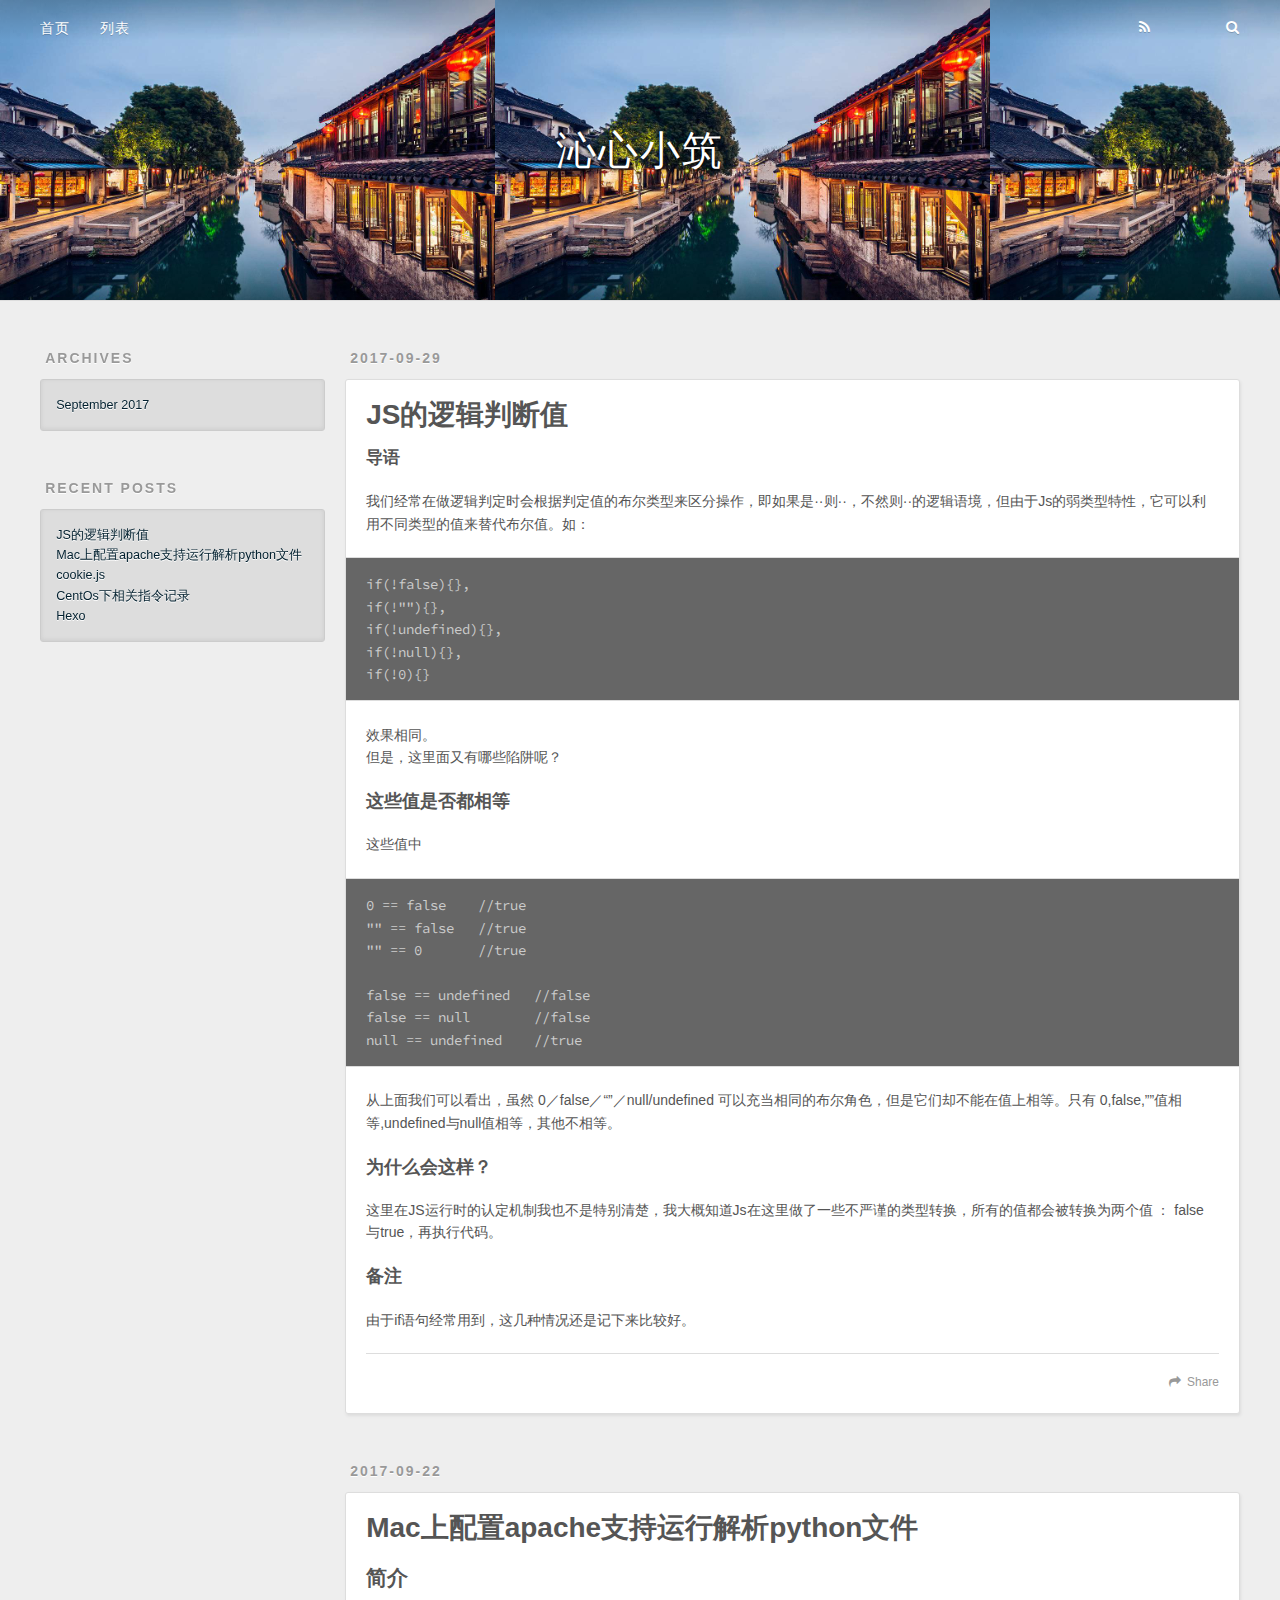
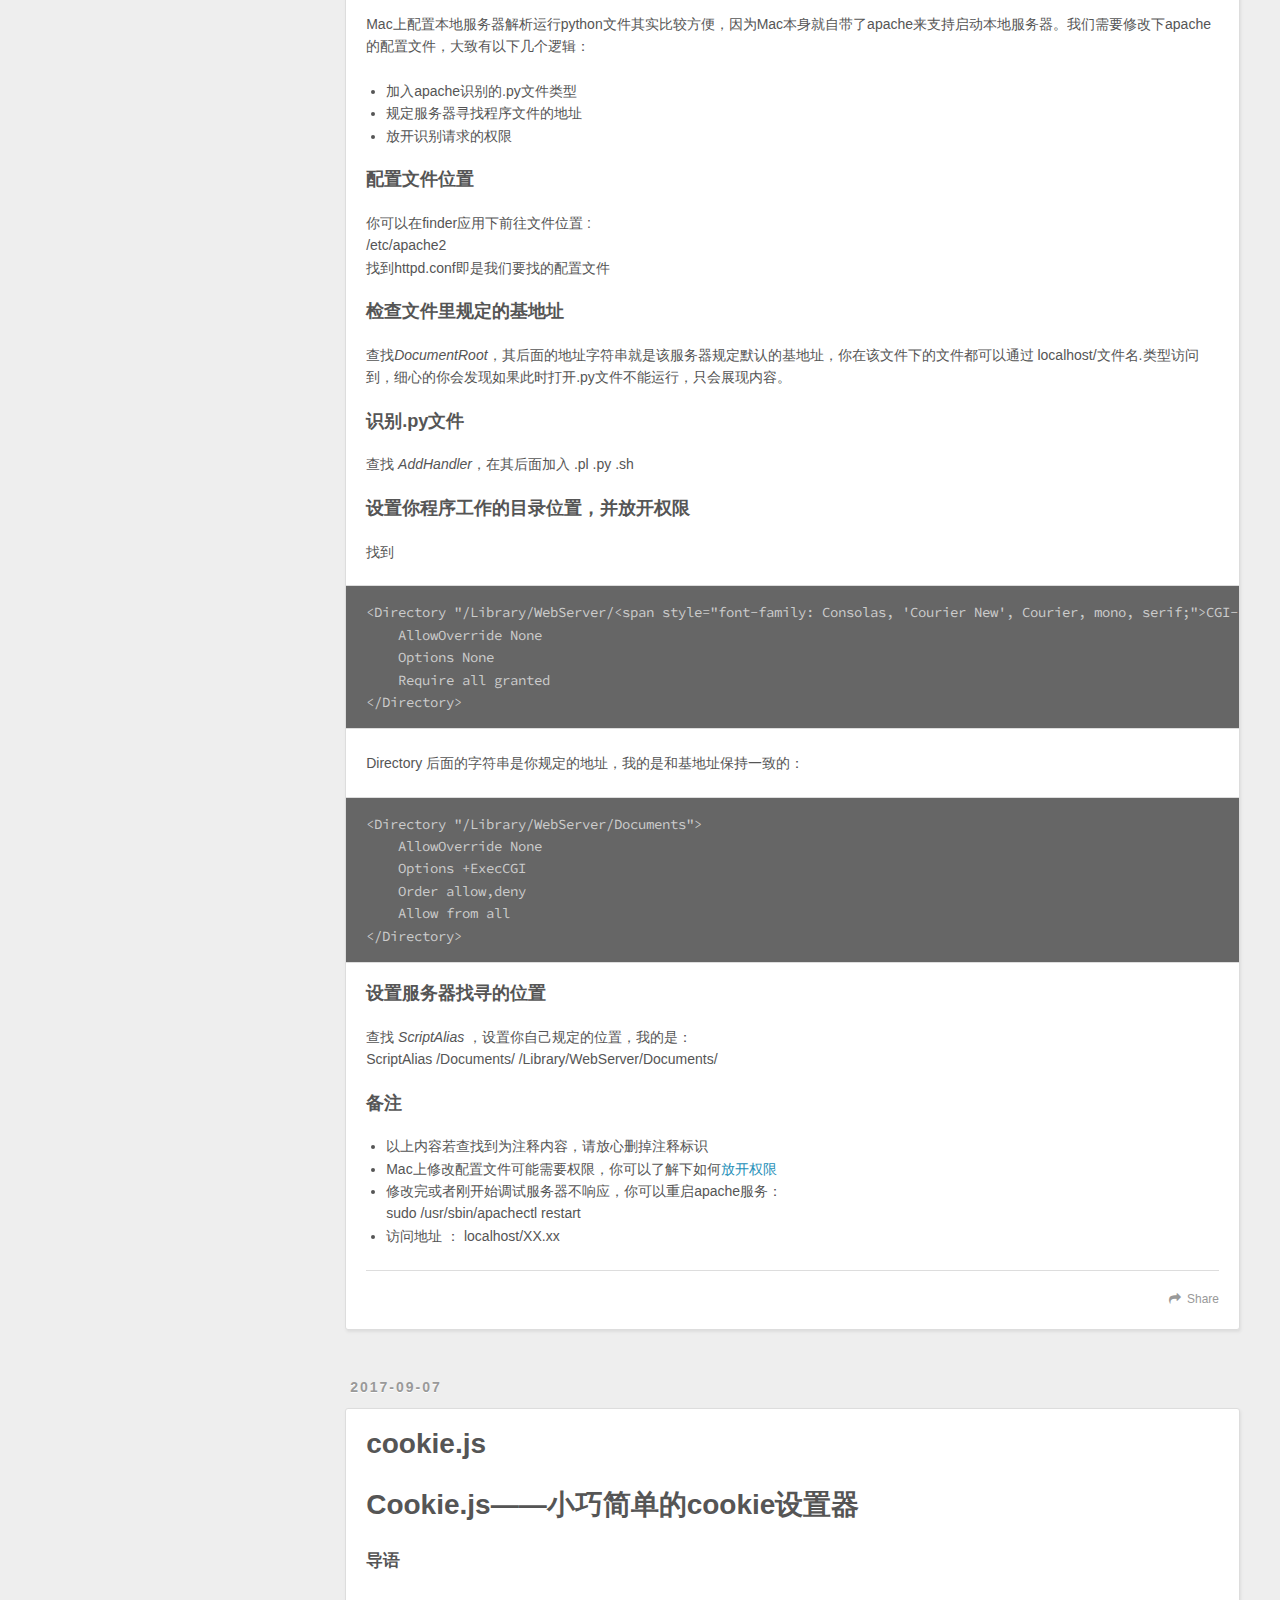
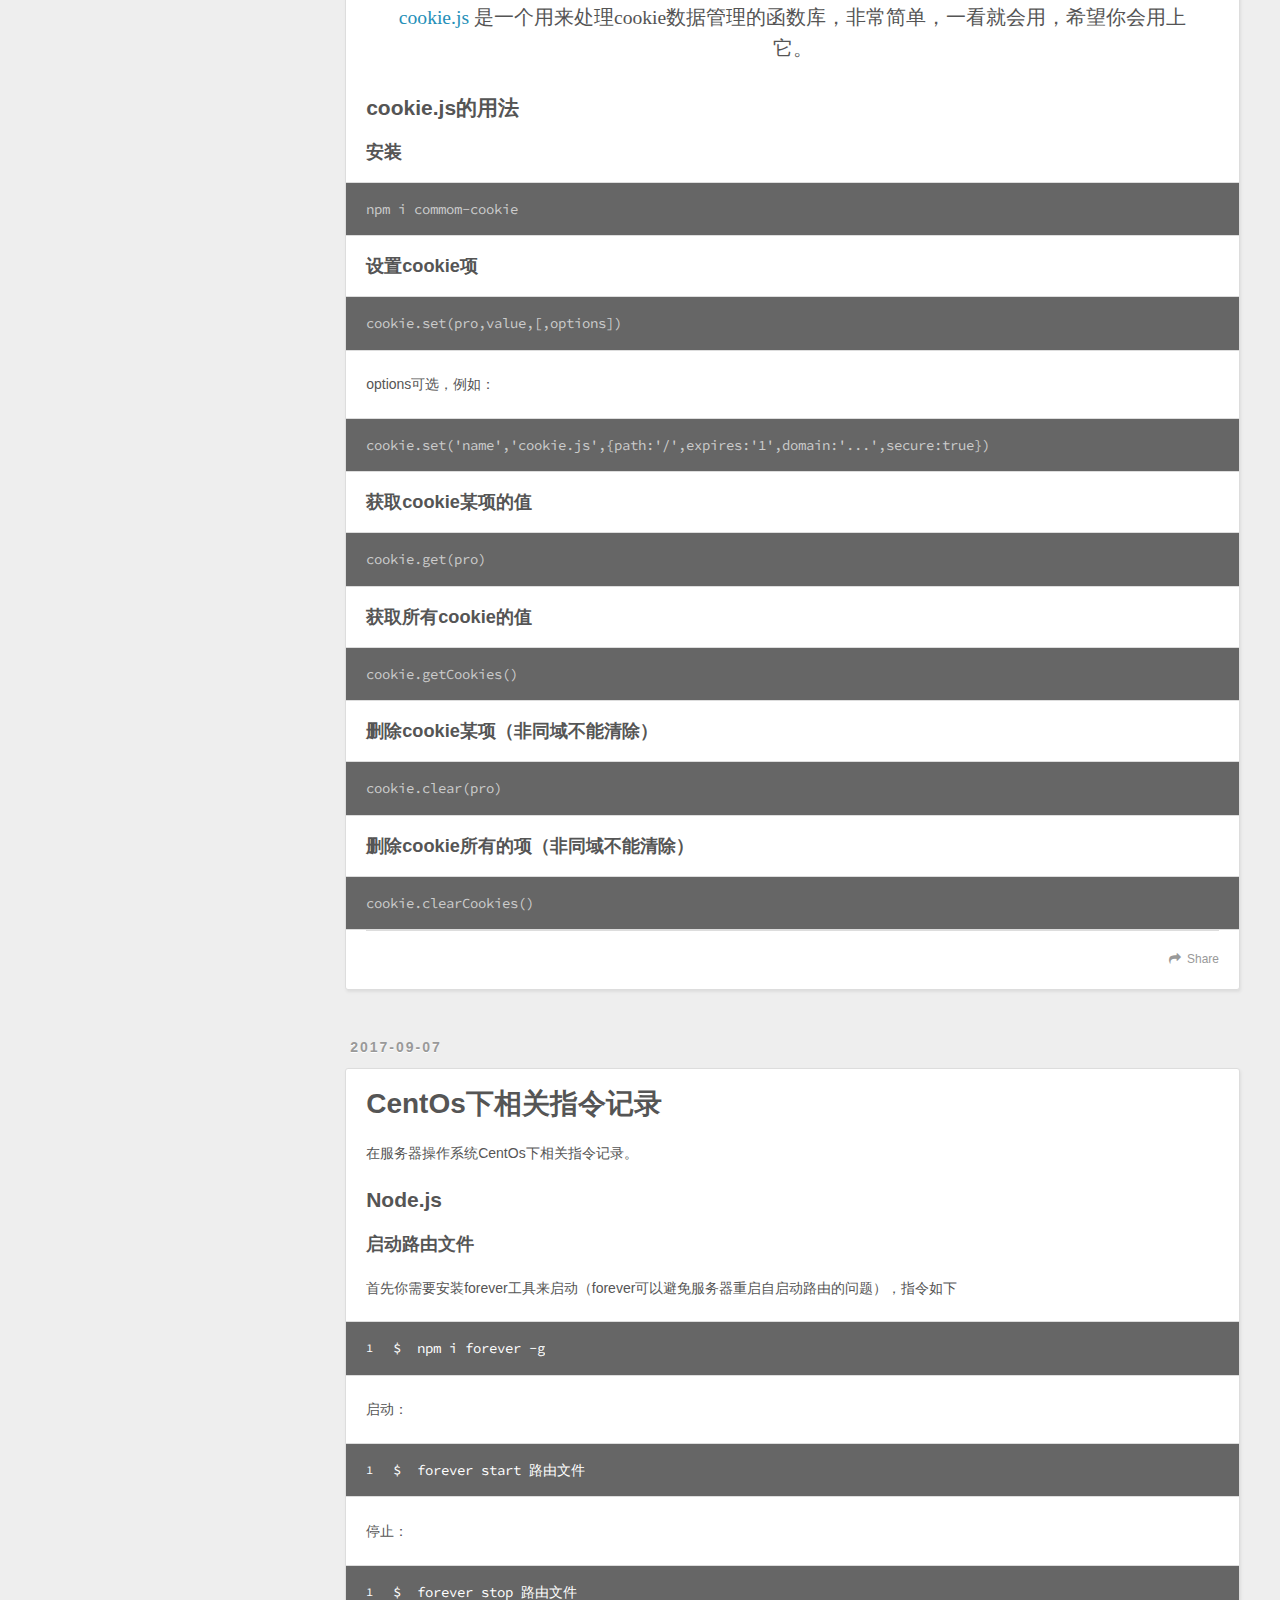
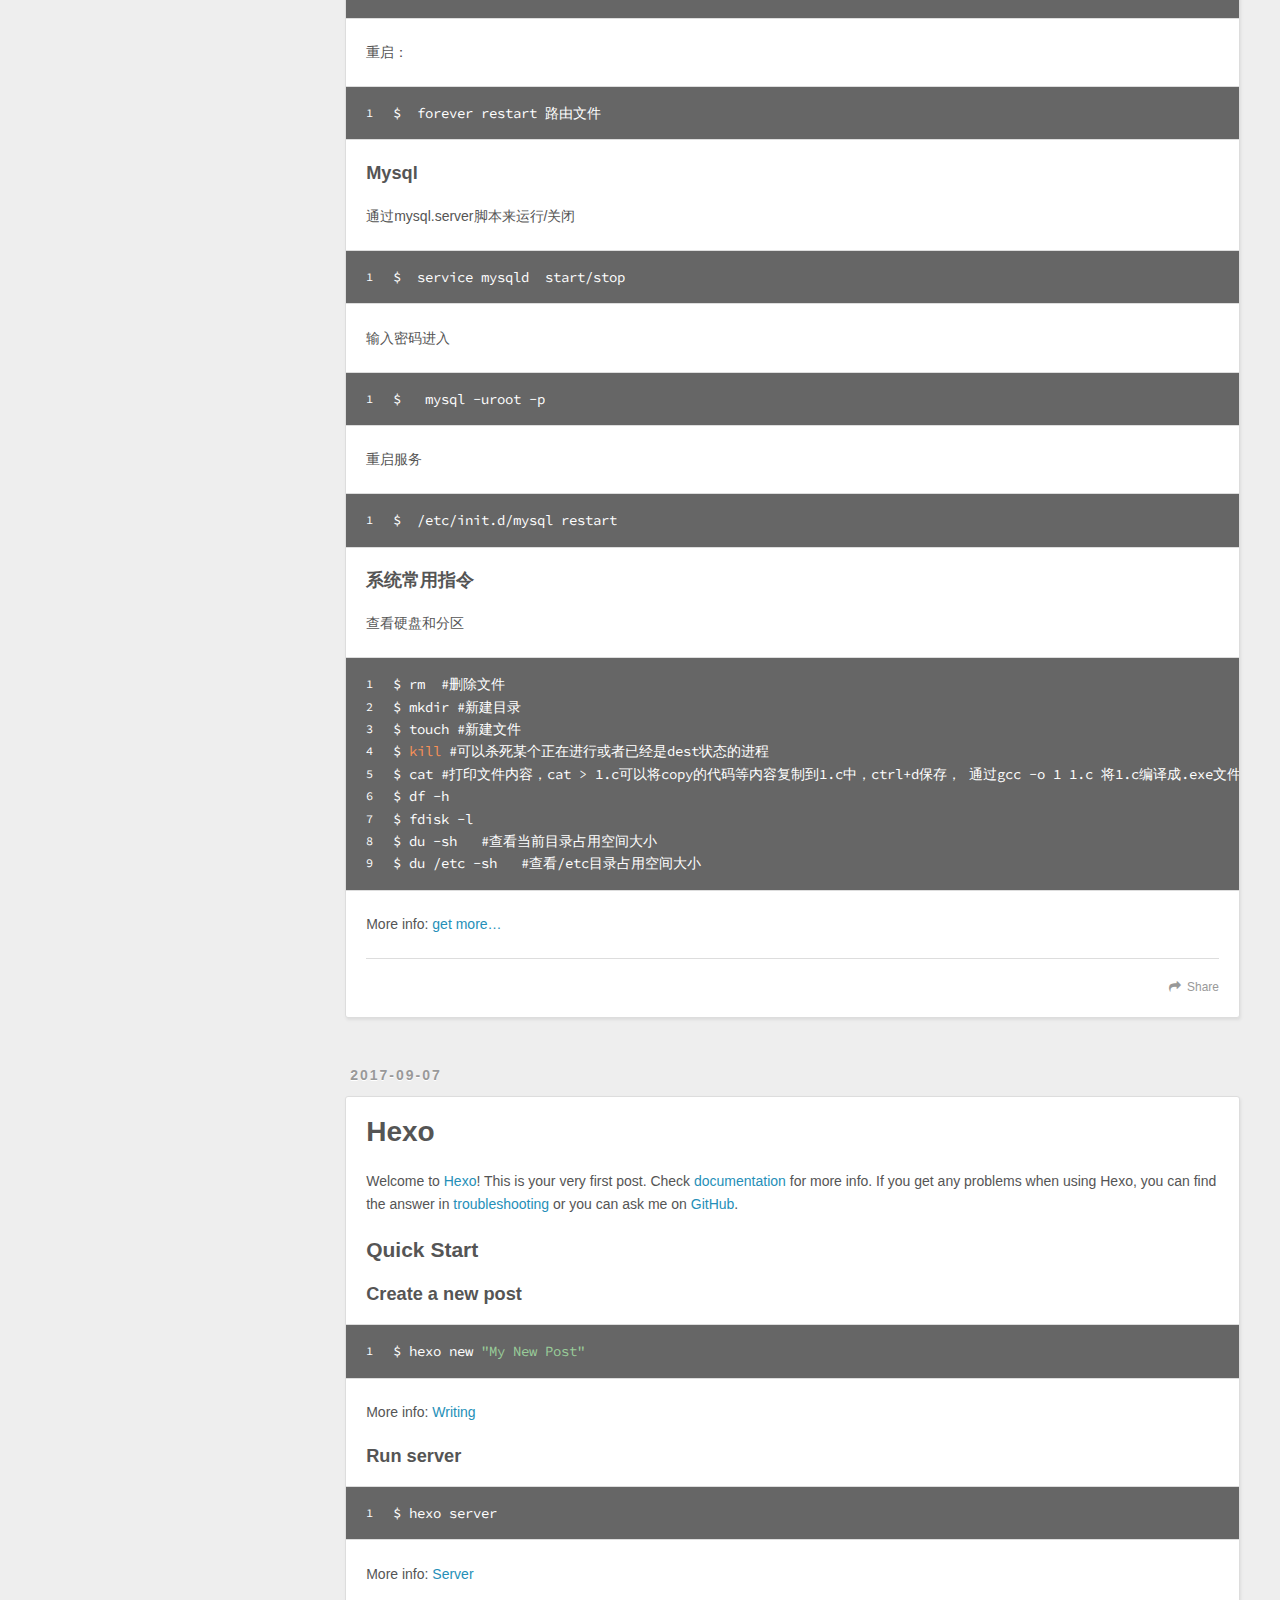
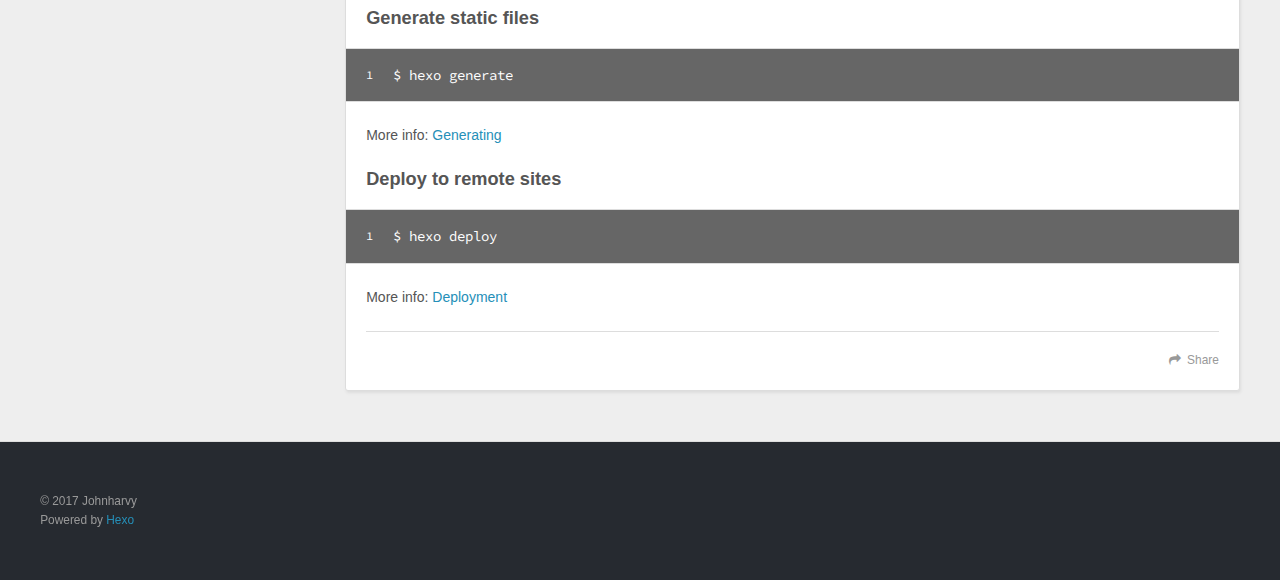
<file: index.html>
<!DOCTYPE html>
<html>
<head>
  <meta charset="utf-8">
  
  <title>沁心小筑</title>
  <meta name="viewport" content="width=device-width, initial-scale=1, maximum-scale=1">
  <meta property="og:type" content="website">
<meta property="og:title" content="沁心小筑">
<meta property="og:url" content="https://github.com/Johnharvy/Johnharvy.github.io/index.html">
<meta property="og:site_name" content="沁心小筑">
<meta name="twitter:card" content="summary">
<meta name="twitter:title" content="沁心小筑">
  
  
    <link rel="icon" href="/favicon.png">
  
  
    <link href="//fonts.googleapis.com/css?family=Source+Code+Pro" rel="stylesheet" type="text/css">
  
  <link rel="stylesheet" href="/css/style.css">
  

</head>

<body>
  <div id="container">
    <div id="wrap">
      <!--头部内容模板-->
<header id="header">
  <div id="banner"></div>
  <div id="header-outer" class="outer">
    <div id="header-title" class="inner">
      <h1 id="logo-wrap">
        <a href="/" id="logo">沁心小筑</a>
      </h1>
      
    </div>
    <div id="header-inner" class="inner">
      <nav id="main-nav">
        <a id="main-nav-toggle" class="nav-icon"></a>
        
          <a class="main-nav-link" href="/">首页</a>
        
          <a class="main-nav-link" href="/archives">列表</a>
        
       
      </nav>
      <nav id="sub-nav">
        
          <a id="nav-rss-link" class="nav-icon" href="https://github.com/Johnharvy" title="github"></a>
        
        <a id="1" class="nav-icon" title="Search"></a>
        <a id="nav-search-btn" class="nav-icon" title="Search"></a>
      </nav>
      <div id="search-form-wrap">
        <form action="//google.com/search" method="get" accept-charset="UTF-8" class="search-form"><input type="search" name="q" class="search-form-input" placeholder="Search"><button type="submit" class="search-form-submit">&#xF002;</button><input type="hidden" name="sitesearch" value="https://github.com/Johnharvy/Johnharvy.github.io"></form>
      </div>
    </div>
  </div>
</header>
      <div class="outer">
        <section id="main">
  
    <article id="post-JS的逻辑判断值" class="article article-type-post" itemscope itemprop="blogPost">
  <div class="article-meta">
    <a href="/2017/09/29/JS的逻辑判断值/" class="article-date">
  <time datetime="2017-09-29T11:35:50.000Z" itemprop="datePublished">2017-09-29</time>
</a>
    
  </div>
  <div class="article-inner">
    
    
      <header class="article-header">
        
  
    <h1 itemprop="name">
      <a class="article-title" href="/2017/09/29/JS的逻辑判断值/">JS的逻辑判断值</a>
    </h1>
  

      </header>
    
    <div class="article-entry" itemprop="articleBody">
      
        <h4 id="导语"><a href="#导语" class="headerlink" title="导语"></a>导语</h4><p>我们经常在做逻辑判定时会根据判定值的布尔类型来区分操作，即如果是··则··，不然则··的逻辑语境，但由于Js的弱类型特性，它可以利用不同类型的值来替代布尔值。如：</p>
<pre><code>if(!false){}, 
if(!&quot;&quot;){},
if(!undefined){},
if(!null){},
if(!0){}
</code></pre><p> 效果相同。<br>但是，这里面又有哪些陷阱呢？</p>
<h3 id="这些值是否都相等"><a href="#这些值是否都相等" class="headerlink" title="这些值是否都相等"></a>这些值是否都相等</h3><p>这些值中</p>
<pre><code>0 == false    //true
&quot;&quot; == false   //true
&quot;&quot; == 0       //true

false == undefined   //false
false == null        //false
null == undefined    //true
</code></pre><p>从上面我们可以看出，虽然 0／false／“”／null/undefined 可以充当相同的布尔角色，但是它们却不能在值上相等。只有 0,false,””值相等,undefined与null值相等，其他不相等。</p>
<h3 id="为什么会这样？"><a href="#为什么会这样？" class="headerlink" title="为什么会这样？"></a>为什么会这样？</h3><p>这里在JS运行时的认定机制我也不是特别清楚，我大概知道Js在这里做了一些不严谨的类型转换，所有的值都会被转换为两个值 ： false 与true，再执行代码。</p>
<h3 id="备注"><a href="#备注" class="headerlink" title="备注"></a>备注</h3><p>由于if语句经常用到，这几种情况还是记下来比较好。</p>

      
    </div>
    <footer class="article-footer">
      <a data-url="https://github.com/Johnharvy/Johnharvy.github.io/2017/09/29/JS的逻辑判断值/" data-id="cj85vky2000008mfy3x590m25" class="article-share-link">Share</a>
      
      
    </footer>
  </div>
  
</article>


  
    <article id="post-Mac上配置apache支持运行解析python文件" class="article article-type-post" itemscope itemprop="blogPost">
  <div class="article-meta">
    <a href="/2017/09/22/Mac上配置apache支持运行解析python文件/" class="article-date">
  <time datetime="2017-09-22T01:26:51.000Z" itemprop="datePublished">2017-09-22</time>
</a>
    
  </div>
  <div class="article-inner">
    
    
      <header class="article-header">
        
  
    <h1 itemprop="name">
      <a class="article-title" href="/2017/09/22/Mac上配置apache支持运行解析python文件/">Mac上配置apache支持运行解析python文件</a>
    </h1>
  

      </header>
    
    <div class="article-entry" itemprop="articleBody">
      
        <h2 id="简介"><a href="#简介" class="headerlink" title="简介"></a>简介</h2><p>Mac上配置本地服务器解析运行python文件其实比较方便，因为Mac本身就自带了apache来支持启动本地服务器。我们需要修改下apache的配置文件，大致有以下几个逻辑：</p>
<ul>
<li>加入apache识别的.py文件类型</li>
<li>规定服务器寻找程序文件的地址</li>
<li>放开识别请求的权限</li>
</ul>
<h3 id="配置文件位置"><a href="#配置文件位置" class="headerlink" title="配置文件位置"></a>配置文件位置</h3><p>你可以在finder应用下前往文件位置 :<br>    /etc/apache2<br>找到httpd.conf即是我们要找的配置文件</p>
<h3 id="检查文件里规定的基地址"><a href="#检查文件里规定的基地址" class="headerlink" title="检查文件里规定的基地址"></a>检查文件里规定的基地址</h3><p>查找<em>DocumentRoot</em>，其后面的地址字符串就是该服务器规定默认的基地址，你在该文件下的文件都可以通过 localhost/文件名.类型访问到，细心的你会发现如果此时打开.py文件不能运行，只会展现内容。</p>
<h3 id="识别-py文件"><a href="#识别-py文件" class="headerlink" title="识别.py文件"></a>识别.py文件</h3><p>查找 <em>AddHandler</em>，在其后面加入 .pl .py .sh</p>
<h3 id="设置你程序工作的目录位置，并放开权限"><a href="#设置你程序工作的目录位置，并放开权限" class="headerlink" title="设置你程序工作的目录位置，并放开权限"></a>设置你程序工作的目录位置，并放开权限</h3><p>找到</p>
<pre><code>&lt;Directory &quot;/Library/WebServer/&lt;span style=&quot;font-family: Consolas, &apos;Courier New&apos;, Courier, mono, serif;&quot;&gt;CGI-Executables&lt;/span&gt;&lt;span style=&quot;font-family: Consolas, &apos;Courier New&apos;, Courier, mono, serif;&quot;&gt;&quot;&gt;&lt;/span&gt;  
    AllowOverride None  
    Options None  
    Require all granted  
&lt;/Directory&gt; 
</code></pre><p>Directory 后面的字符串是你规定的地址，我的是和基地址保持一致的：</p>
<pre><code>&lt;Directory &quot;/Library/WebServer/Documents&quot;&gt;
    AllowOverride None
    Options +ExecCGI
    Order allow,deny
    Allow from all
&lt;/Directory&gt;    
</code></pre><h3 id="设置服务器找寻的位置"><a href="#设置服务器找寻的位置" class="headerlink" title="设置服务器找寻的位置"></a>设置服务器找寻的位置</h3><p> 查找  <em>ScriptAlias</em> ，设置你自己规定的位置，我的是：<br>    ScriptAlias /Documents/ /Library/WebServer/Documents/</p>
<h3 id="备注"><a href="#备注" class="headerlink" title="备注"></a>备注</h3><ul>
<li>以上内容若查找到为注释内容，请放心删掉注释标识  </li>
<li>Mac上修改配置文件可能需要权限，你可以了解下如何<a href="https://zhidao.baidu.com/question/1239666157073787499.html" target="_blank" rel="external">放开权限</a></li>
<li>修改完或者刚开始调试服务器不响应，你可以重启apache服务：<br>sudo /usr/sbin/apachectl restart</li>
<li>访问地址 ： localhost/XX.xx </li>
</ul>

      
    </div>
    <footer class="article-footer">
      <a data-url="https://github.com/Johnharvy/Johnharvy.github.io/2017/09/22/Mac上配置apache支持运行解析python文件/" data-id="cj85vgaji00035efy026hw6ia" class="article-share-link">Share</a>
      
      
    </footer>
  </div>
  
</article>


  
    <article id="post-cookie-js" class="article article-type-post" itemscope itemprop="blogPost">
  <div class="article-meta">
    <a href="/2017/09/07/cookie-js/" class="article-date">
  <time datetime="2017-09-07T07:37:47.000Z" itemprop="datePublished">2017-09-07</time>
</a>
    
  </div>
  <div class="article-inner">
    
    
      <header class="article-header">
        
  
    <h1 itemprop="name">
      <a class="article-title" href="/2017/09/07/cookie-js/">cookie.js</a>
    </h1>
  

      </header>
    
    <div class="article-entry" itemprop="articleBody">
      
        <h1 id="Cookie-js——小巧简单的cookie设置器"><a href="#Cookie-js——小巧简单的cookie设置器" class="headerlink" title="Cookie.js——小巧简单的cookie设置器"></a>Cookie.js——小巧简单的cookie设置器</h1><h4 id="导语"><a href="#导语" class="headerlink" title="导语"></a>导语</h4><blockquote>
<p><a href="">cookie.js</a> 是一个用来处理cookie数据管理的函数库，非常简单，一看就会用，希望你会用上它。</p>
</blockquote>
<h2 id="cookie-js的用法"><a href="#cookie-js的用法" class="headerlink" title="cookie.js的用法"></a>cookie.js的用法</h2><h3 id="安装"><a href="#安装" class="headerlink" title="安装"></a>安装</h3><pre><code>npm i commom-cookie
</code></pre><h3 id="设置cookie项"><a href="#设置cookie项" class="headerlink" title="设置cookie项"></a>设置cookie项</h3><pre><code>cookie.set(pro,value,[,options])
</code></pre><p> options可选，例如：</p>
<pre><code>cookie.set(&apos;name&apos;,&apos;cookie.js&apos;,{path:&apos;/&apos;,expires:&apos;1&apos;,domain:&apos;...&apos;,secure:true})    
</code></pre><h3 id="获取cookie某项的值"><a href="#获取cookie某项的值" class="headerlink" title="获取cookie某项的值"></a>获取cookie某项的值</h3><pre><code>cookie.get(pro)    
</code></pre><h3 id="获取所有cookie的值"><a href="#获取所有cookie的值" class="headerlink" title="获取所有cookie的值"></a>获取所有cookie的值</h3><pre><code>cookie.getCookies()
</code></pre><h3 id="删除cookie某项（非同域不能清除）"><a href="#删除cookie某项（非同域不能清除）" class="headerlink" title="删除cookie某项（非同域不能清除）"></a>删除cookie某项（非同域不能清除）</h3><pre><code>cookie.clear(pro)
</code></pre><h3 id="删除cookie所有的项（非同域不能清除）"><a href="#删除cookie所有的项（非同域不能清除）" class="headerlink" title="删除cookie所有的项（非同域不能清除）"></a>删除cookie所有的项（非同域不能清除）</h3><pre><code>cookie.clearCookies()
</code></pre>
      
    </div>
    <footer class="article-footer">
      <a data-url="https://github.com/Johnharvy/Johnharvy.github.io/2017/09/07/cookie-js/" data-id="cj85vgajj00045efyb5yh4mg9" class="article-share-link">Share</a>
      
      
    </footer>
  </div>
  
</article>


  
    <article id="post-CentOs下相关命令记录" class="article article-type-post" itemscope itemprop="blogPost">
  <div class="article-meta">
    <a href="/2017/09/07/CentOs下相关命令记录/" class="article-date">
  <time datetime="2017-09-07T07:22:10.000Z" itemprop="datePublished">2017-09-07</time>
</a>
    
  </div>
  <div class="article-inner">
    
    
      <header class="article-header">
        
  
    <h1 itemprop="name">
      <a class="article-title" href="/2017/09/07/CentOs下相关命令记录/">CentOs下相关指令记录</a>
    </h1>
  

      </header>
    
    <div class="article-entry" itemprop="articleBody">
      
        <p>在服务器操作系统CentOs下相关指令记录。</p>
<h2 id="Node-js"><a href="#Node-js" class="headerlink" title="Node.js"></a>Node.js</h2><h3 id="启动路由文件"><a href="#启动路由文件" class="headerlink" title="启动路由文件"></a>启动路由文件</h3><p>首先你需要安装forever工具来启动（forever可以避免服务器重启自启动路由的问题），指令如下<br><figure class="highlight bash"><table><tr><td class="gutter"><pre><div class="line">1</div></pre></td><td class="code"><pre><div class="line">$  npm i forever -g</div></pre></td></tr></table></figure></p>
<p>启动：<br><figure class="highlight bash"><table><tr><td class="gutter"><pre><div class="line">1</div></pre></td><td class="code"><pre><div class="line">$  forever start 路由文件</div></pre></td></tr></table></figure></p>
<p>停止：<br><figure class="highlight bash"><table><tr><td class="gutter"><pre><div class="line">1</div></pre></td><td class="code"><pre><div class="line">$  forever stop 路由文件</div></pre></td></tr></table></figure></p>
<p>重启：<br><figure class="highlight bash"><table><tr><td class="gutter"><pre><div class="line">1</div></pre></td><td class="code"><pre><div class="line">$  forever restart 路由文件</div></pre></td></tr></table></figure></p>
<h3 id="Mysql"><a href="#Mysql" class="headerlink" title="Mysql"></a>Mysql</h3><p>通过mysql.server脚本来运行/关闭<br><figure class="highlight bash"><table><tr><td class="gutter"><pre><div class="line">1</div></pre></td><td class="code"><pre><div class="line">$  service mysqld  start/stop</div></pre></td></tr></table></figure></p>
<p>输入密码进入<br><figure class="highlight bash"><table><tr><td class="gutter"><pre><div class="line">1</div></pre></td><td class="code"><pre><div class="line">$   mysql -uroot -p</div></pre></td></tr></table></figure></p>
<p>重启服务<br><figure class="highlight bash"><table><tr><td class="gutter"><pre><div class="line">1</div></pre></td><td class="code"><pre><div class="line">$  /etc/init.d/mysql restart</div></pre></td></tr></table></figure></p>
<h3 id="系统常用指令"><a href="#系统常用指令" class="headerlink" title="系统常用指令"></a>系统常用指令</h3><p>查看硬盘和分区<br><figure class="highlight bash"><table><tr><td class="gutter"><pre><div class="line">1</div><div class="line">2</div><div class="line">3</div><div class="line">4</div><div class="line">5</div><div class="line">6</div><div class="line">7</div><div class="line">8</div><div class="line">9</div></pre></td><td class="code"><pre><div class="line">$ rm  <span class="comment">#删除文件</span></div><div class="line">$ mkdir <span class="comment">#新建目录</span></div><div class="line">$ touch <span class="comment">#新建文件</span></div><div class="line">$ <span class="built_in">kill</span> <span class="comment">#可以杀死某个正在进行或者已经是dest状态的进程</span></div><div class="line">$ cat <span class="comment">#打印文件内容，cat &gt; 1.c可以将copy的代码等内容复制到1.c中，ctrl+d保存， 通过gcc -o 1 1.c 将1.c编译成.exe文件</span></div><div class="line">$ df -h</div><div class="line">$ fdisk -l</div><div class="line">$ du -sh   <span class="comment">#查看当前目录占用空间大小</span></div><div class="line">$ du /etc -sh   <span class="comment">#查看/etc目录占用空间大小</span></div></pre></td></tr></table></figure></p>
<p>More info: <a href="http://www.cnblogs.com/qq78292959/archive/2013/03/06/2946587.html" target="_blank" rel="external">get more…</a></p>

      
    </div>
    <footer class="article-footer">
      <a data-url="https://github.com/Johnharvy/Johnharvy.github.io/2017/09/07/CentOs下相关命令记录/" data-id="cj85vgajd00005efy2huih74v" class="article-share-link">Share</a>
      
      
    </footer>
  </div>
  
</article>


  
    <article id="post-Hexo" class="article article-type-post" itemscope itemprop="blogPost">
  <div class="article-meta">
    <a href="/2017/09/07/Hexo/" class="article-date">
  <time datetime="2017-09-07T07:22:10.000Z" itemprop="datePublished">2017-09-07</time>
</a>
    
  </div>
  <div class="article-inner">
    
    
      <header class="article-header">
        
  
    <h1 itemprop="name">
      <a class="article-title" href="/2017/09/07/Hexo/">Hexo</a>
    </h1>
  

      </header>
    
    <div class="article-entry" itemprop="articleBody">
      
        <p>Welcome to <a href="https://hexo.io/" target="_blank" rel="external">Hexo</a>! This is your very first post. Check <a href="https://hexo.io/docs/" target="_blank" rel="external">documentation</a> for more info. If you get any problems when using Hexo, you can find the answer in <a href="https://hexo.io/docs/troubleshooting.html" target="_blank" rel="external">troubleshooting</a> or you can ask me on <a href="https://github.com/hexojs/hexo/issues">GitHub</a>.</p>
<h2 id="Quick-Start"><a href="#Quick-Start" class="headerlink" title="Quick Start"></a>Quick Start</h2><h3 id="Create-a-new-post"><a href="#Create-a-new-post" class="headerlink" title="Create a new post"></a>Create a new post</h3><figure class="highlight bash"><table><tr><td class="gutter"><pre><div class="line">1</div></pre></td><td class="code"><pre><div class="line">$ hexo new <span class="string">"My New Post"</span></div></pre></td></tr></table></figure>
<p>More info: <a href="https://hexo.io/docs/writing.html" target="_blank" rel="external">Writing</a></p>
<h3 id="Run-server"><a href="#Run-server" class="headerlink" title="Run server"></a>Run server</h3><figure class="highlight bash"><table><tr><td class="gutter"><pre><div class="line">1</div></pre></td><td class="code"><pre><div class="line">$ hexo server</div></pre></td></tr></table></figure>
<p>More info: <a href="https://hexo.io/docs/server.html" target="_blank" rel="external">Server</a></p>
<h3 id="Generate-static-files"><a href="#Generate-static-files" class="headerlink" title="Generate static files"></a>Generate static files</h3><figure class="highlight bash"><table><tr><td class="gutter"><pre><div class="line">1</div></pre></td><td class="code"><pre><div class="line">$ hexo generate</div></pre></td></tr></table></figure>
<p>More info: <a href="https://hexo.io/docs/generating.html" target="_blank" rel="external">Generating</a></p>
<h3 id="Deploy-to-remote-sites"><a href="#Deploy-to-remote-sites" class="headerlink" title="Deploy to remote sites"></a>Deploy to remote sites</h3><figure class="highlight bash"><table><tr><td class="gutter"><pre><div class="line">1</div></pre></td><td class="code"><pre><div class="line">$ hexo deploy</div></pre></td></tr></table></figure>
<p>More info: <a href="https://hexo.io/docs/deployment.html" target="_blank" rel="external">Deployment</a></p>

      
    </div>
    <footer class="article-footer">
      <a data-url="https://github.com/Johnharvy/Johnharvy.github.io/2017/09/07/Hexo/" data-id="cj85vgaji00025efyomi7m6mm" class="article-share-link">Share</a>
      
      
    </footer>
  </div>
  
</article>


  

</section>
        
          <aside id="sidebar">
  
    

  
    

  
    
  
    
  <div class="widget-wrap">
    <h3 class="widget-title">Archives</h3>
    <div class="widget">
      <ul class="archive-list"><li class="archive-list-item"><a class="archive-list-link" href="/archives/2017/09/">September 2017</a></li></ul>
    </div>
  </div>


  
    
  <div class="widget-wrap">
    <h3 class="widget-title">Recent Posts</h3>
    <div class="widget">
      <ul>
        
          <li>
            <a href="/2017/09/29/JS的逻辑判断值/">JS的逻辑判断值</a>
          </li>
        
          <li>
            <a href="/2017/09/22/Mac上配置apache支持运行解析python文件/">Mac上配置apache支持运行解析python文件</a>
          </li>
        
          <li>
            <a href="/2017/09/07/cookie-js/">cookie.js</a>
          </li>
        
          <li>
            <a href="/2017/09/07/CentOs下相关命令记录/">CentOs下相关指令记录</a>
          </li>
        
          <li>
            <a href="/2017/09/07/Hexo/">Hexo</a>
          </li>
        
      </ul>
    </div>
  </div>

  
</aside>
        
      </div>
      <footer id="footer">
  
  <div class="outer">
    <div id="footer-info" class="inner">
      &copy; 2017 Johnharvy<br>
      Powered by <a href="http://hexo.io/" target="_blank">Hexo</a>
    </div>
  </div>
</footer>
    </div>
    <nav id="mobile-nav">
  
    <a href="/" class="mobile-nav-link">首页</a>
  
    <a href="/archives" class="mobile-nav-link">列表</a>
  
</nav>
    

<script src="//ajax.googleapis.com/ajax/libs/jquery/2.0.3/jquery.min.js"></script>


  <link rel="stylesheet" href="/fancybox/jquery.fancybox.css">
  <script src="/fancybox/jquery.fancybox.pack.js"></script>


<script src="/js/script.js"></script>

  </div>
</body>
</html>
</file>
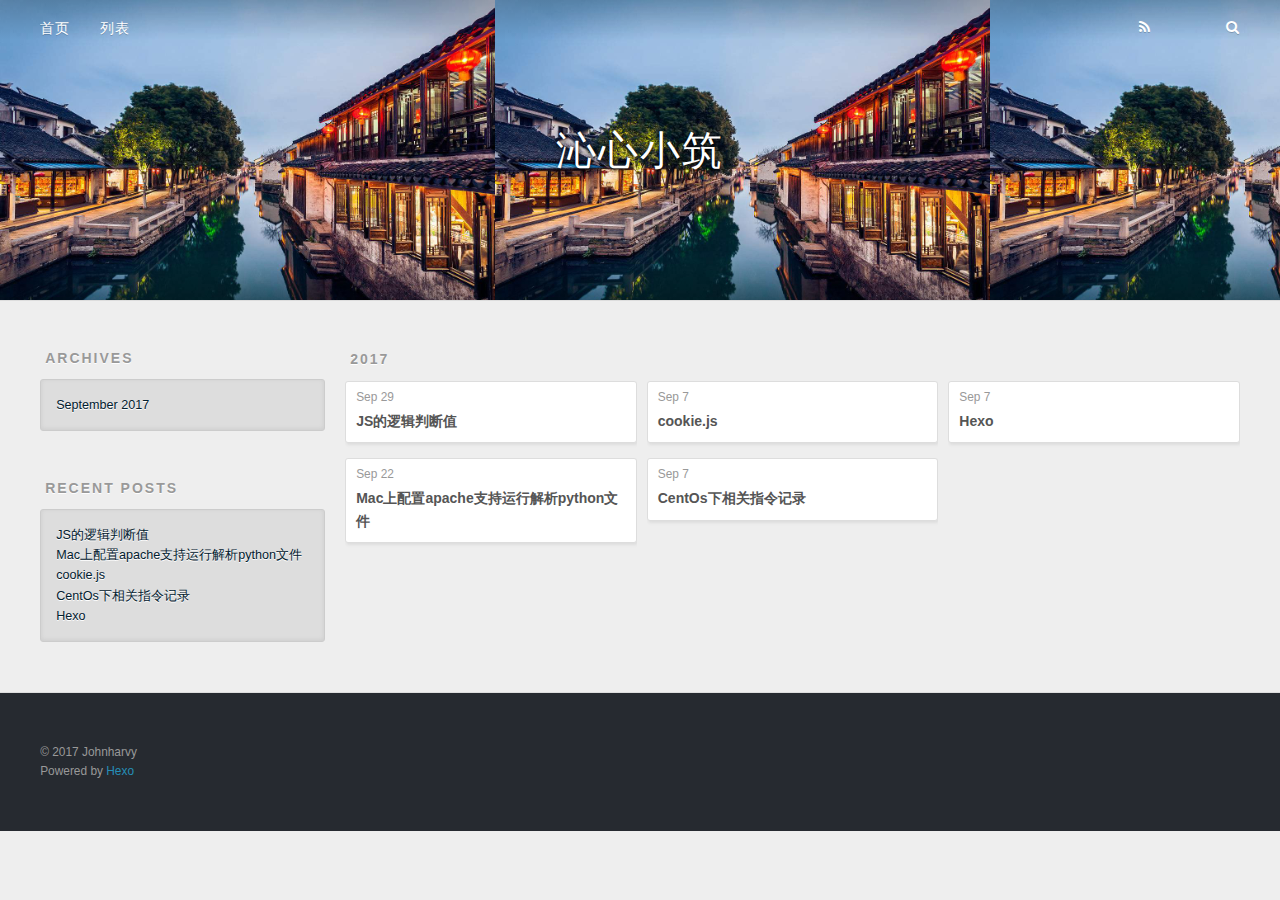
<file: archives/index.html>
<!DOCTYPE html>
<html>
<head>
  <meta charset="utf-8">
  
  <title>Archives | 沁心小筑</title>
  <meta name="viewport" content="width=device-width, initial-scale=1, maximum-scale=1">
  <meta property="og:type" content="website">
<meta property="og:title" content="沁心小筑">
<meta property="og:url" content="https://github.com/Johnharvy/Johnharvy.github.io/archives/index.html">
<meta property="og:site_name" content="沁心小筑">
<meta name="twitter:card" content="summary">
<meta name="twitter:title" content="沁心小筑">
  
  
    <link rel="icon" href="/favicon.png">
  
  
    <link href="//fonts.googleapis.com/css?family=Source+Code+Pro" rel="stylesheet" type="text/css">
  
  <link rel="stylesheet" href="/css/style.css">
  

</head>

<body>
  <div id="container">
    <div id="wrap">
      <!--头部内容模板-->
<header id="header">
  <div id="banner"></div>
  <div id="header-outer" class="outer">
    <div id="header-title" class="inner">
      <h1 id="logo-wrap">
        <a href="/" id="logo">沁心小筑</a>
      </h1>
      
    </div>
    <div id="header-inner" class="inner">
      <nav id="main-nav">
        <a id="main-nav-toggle" class="nav-icon"></a>
        
          <a class="main-nav-link" href="/">首页</a>
        
          <a class="main-nav-link" href="/archives">列表</a>
        
       
      </nav>
      <nav id="sub-nav">
        
          <a id="nav-rss-link" class="nav-icon" href="https://github.com/Johnharvy" title="github"></a>
        
        <a id="1" class="nav-icon" title="Search"></a>
        <a id="nav-search-btn" class="nav-icon" title="Search"></a>
      </nav>
      <div id="search-form-wrap">
        <form action="//google.com/search" method="get" accept-charset="UTF-8" class="search-form"><input type="search" name="q" class="search-form-input" placeholder="Search"><button type="submit" class="search-form-submit">&#xF002;</button><input type="hidden" name="sitesearch" value="https://github.com/Johnharvy/Johnharvy.github.io"></form>
      </div>
    </div>
  </div>
</header>
      <div class="outer">
        <section id="main">
  
  
    
    
      
      
      <section class="archives-wrap">
        <div class="archive-year-wrap">
          <a href="/archives/2017" class="archive-year">2017</a>
        </div>
        <div class="archives">
    
    <article class="archive-article archive-type-post">
  <div class="archive-article-inner">
    <header class="archive-article-header">
      <a href="/2017/09/29/JS的逻辑判断值/" class="archive-article-date">
  <time datetime="2017-09-29T11:35:50.000Z" itemprop="datePublished">Sep 29</time>
</a>
      
  
    <h1 itemprop="name">
      <a class="archive-article-title" href="/2017/09/29/JS的逻辑判断值/">JS的逻辑判断值</a>
    </h1>
  

    </header>
  </div>
</article>
  
    
    
    <article class="archive-article archive-type-post">
  <div class="archive-article-inner">
    <header class="archive-article-header">
      <a href="/2017/09/22/Mac上配置apache支持运行解析python文件/" class="archive-article-date">
  <time datetime="2017-09-22T01:26:51.000Z" itemprop="datePublished">Sep 22</time>
</a>
      
  
    <h1 itemprop="name">
      <a class="archive-article-title" href="/2017/09/22/Mac上配置apache支持运行解析python文件/">Mac上配置apache支持运行解析python文件</a>
    </h1>
  

    </header>
  </div>
</article>
  
    
    
    <article class="archive-article archive-type-post">
  <div class="archive-article-inner">
    <header class="archive-article-header">
      <a href="/2017/09/07/cookie-js/" class="archive-article-date">
  <time datetime="2017-09-07T07:37:47.000Z" itemprop="datePublished">Sep 7</time>
</a>
      
  
    <h1 itemprop="name">
      <a class="archive-article-title" href="/2017/09/07/cookie-js/">cookie.js</a>
    </h1>
  

    </header>
  </div>
</article>
  
    
    
    <article class="archive-article archive-type-post">
  <div class="archive-article-inner">
    <header class="archive-article-header">
      <a href="/2017/09/07/CentOs下相关命令记录/" class="archive-article-date">
  <time datetime="2017-09-07T07:22:10.000Z" itemprop="datePublished">Sep 7</time>
</a>
      
  
    <h1 itemprop="name">
      <a class="archive-article-title" href="/2017/09/07/CentOs下相关命令记录/">CentOs下相关指令记录</a>
    </h1>
  

    </header>
  </div>
</article>
  
    
    
    <article class="archive-article archive-type-post">
  <div class="archive-article-inner">
    <header class="archive-article-header">
      <a href="/2017/09/07/Hexo/" class="archive-article-date">
  <time datetime="2017-09-07T07:22:10.000Z" itemprop="datePublished">Sep 7</time>
</a>
      
  
    <h1 itemprop="name">
      <a class="archive-article-title" href="/2017/09/07/Hexo/">Hexo</a>
    </h1>
  

    </header>
  </div>
</article>
  
  
    </div></section>
  

</section>
        
          <aside id="sidebar">
  
    

  
    

  
    
  
    
  <div class="widget-wrap">
    <h3 class="widget-title">Archives</h3>
    <div class="widget">
      <ul class="archive-list"><li class="archive-list-item"><a class="archive-list-link" href="/archives/2017/09/">September 2017</a></li></ul>
    </div>
  </div>


  
    
  <div class="widget-wrap">
    <h3 class="widget-title">Recent Posts</h3>
    <div class="widget">
      <ul>
        
          <li>
            <a href="/2017/09/29/JS的逻辑判断值/">JS的逻辑判断值</a>
          </li>
        
          <li>
            <a href="/2017/09/22/Mac上配置apache支持运行解析python文件/">Mac上配置apache支持运行解析python文件</a>
          </li>
        
          <li>
            <a href="/2017/09/07/cookie-js/">cookie.js</a>
          </li>
        
          <li>
            <a href="/2017/09/07/CentOs下相关命令记录/">CentOs下相关指令记录</a>
          </li>
        
          <li>
            <a href="/2017/09/07/Hexo/">Hexo</a>
          </li>
        
      </ul>
    </div>
  </div>

  
</aside>
        
      </div>
      <footer id="footer">
  
  <div class="outer">
    <div id="footer-info" class="inner">
      &copy; 2017 Johnharvy<br>
      Powered by <a href="http://hexo.io/" target="_blank">Hexo</a>
    </div>
  </div>
</footer>
    </div>
    <nav id="mobile-nav">
  
    <a href="/" class="mobile-nav-link">首页</a>
  
    <a href="/archives" class="mobile-nav-link">列表</a>
  
</nav>
    

<script src="//ajax.googleapis.com/ajax/libs/jquery/2.0.3/jquery.min.js"></script>


  <link rel="stylesheet" href="/fancybox/jquery.fancybox.css">
  <script src="/fancybox/jquery.fancybox.pack.js"></script>


<script src="/js/script.js"></script>

  </div>
</body>
</html>
</file>
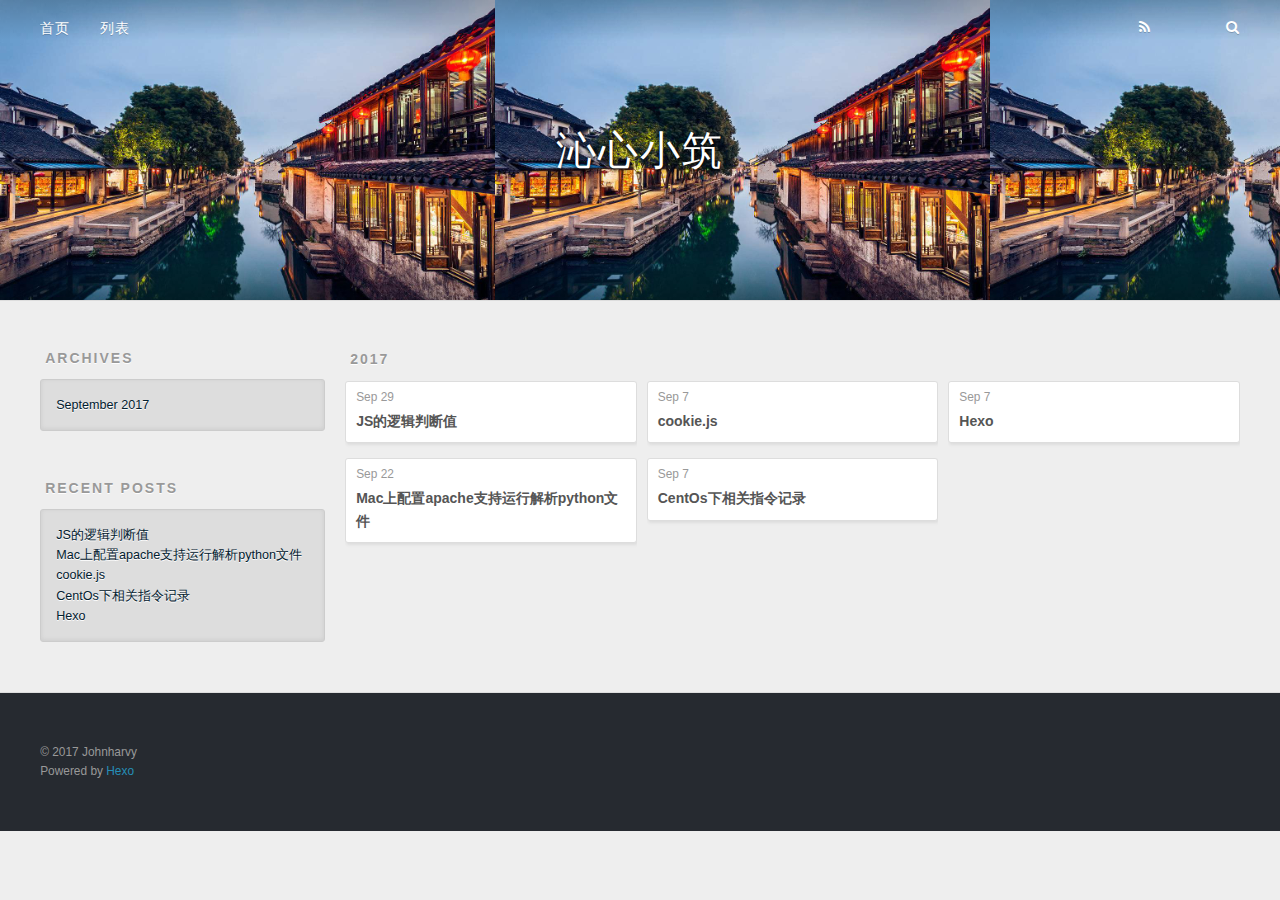
<file: archives/2017/index.html>
<!DOCTYPE html>
<html>
<head>
  <meta charset="utf-8">
  
  <title>Archives: 2017 | 沁心小筑</title>
  <meta name="viewport" content="width=device-width, initial-scale=1, maximum-scale=1">
  <meta property="og:type" content="website">
<meta property="og:title" content="沁心小筑">
<meta property="og:url" content="https://github.com/Johnharvy/Johnharvy.github.io/archives/2017/index.html">
<meta property="og:site_name" content="沁心小筑">
<meta name="twitter:card" content="summary">
<meta name="twitter:title" content="沁心小筑">
  
  
    <link rel="icon" href="/favicon.png">
  
  
    <link href="//fonts.googleapis.com/css?family=Source+Code+Pro" rel="stylesheet" type="text/css">
  
  <link rel="stylesheet" href="/css/style.css">
  

</head>

<body>
  <div id="container">
    <div id="wrap">
      <!--头部内容模板-->
<header id="header">
  <div id="banner"></div>
  <div id="header-outer" class="outer">
    <div id="header-title" class="inner">
      <h1 id="logo-wrap">
        <a href="/" id="logo">沁心小筑</a>
      </h1>
      
    </div>
    <div id="header-inner" class="inner">
      <nav id="main-nav">
        <a id="main-nav-toggle" class="nav-icon"></a>
        
          <a class="main-nav-link" href="/">首页</a>
        
          <a class="main-nav-link" href="/archives">列表</a>
        
       
      </nav>
      <nav id="sub-nav">
        
          <a id="nav-rss-link" class="nav-icon" href="https://github.com/Johnharvy" title="github"></a>
        
        <a id="1" class="nav-icon" title="Search"></a>
        <a id="nav-search-btn" class="nav-icon" title="Search"></a>
      </nav>
      <div id="search-form-wrap">
        <form action="//google.com/search" method="get" accept-charset="UTF-8" class="search-form"><input type="search" name="q" class="search-form-input" placeholder="Search"><button type="submit" class="search-form-submit">&#xF002;</button><input type="hidden" name="sitesearch" value="https://github.com/Johnharvy/Johnharvy.github.io"></form>
      </div>
    </div>
  </div>
</header>
      <div class="outer">
        <section id="main">
  
  
    
    
      
      
      <section class="archives-wrap">
        <div class="archive-year-wrap">
          <a href="/archives/2017" class="archive-year">2017</a>
        </div>
        <div class="archives">
    
    <article class="archive-article archive-type-post">
  <div class="archive-article-inner">
    <header class="archive-article-header">
      <a href="/2017/09/29/JS的逻辑判断值/" class="archive-article-date">
  <time datetime="2017-09-29T11:35:50.000Z" itemprop="datePublished">Sep 29</time>
</a>
      
  
    <h1 itemprop="name">
      <a class="archive-article-title" href="/2017/09/29/JS的逻辑判断值/">JS的逻辑判断值</a>
    </h1>
  

    </header>
  </div>
</article>
  
    
    
    <article class="archive-article archive-type-post">
  <div class="archive-article-inner">
    <header class="archive-article-header">
      <a href="/2017/09/22/Mac上配置apache支持运行解析python文件/" class="archive-article-date">
  <time datetime="2017-09-22T01:26:51.000Z" itemprop="datePublished">Sep 22</time>
</a>
      
  
    <h1 itemprop="name">
      <a class="archive-article-title" href="/2017/09/22/Mac上配置apache支持运行解析python文件/">Mac上配置apache支持运行解析python文件</a>
    </h1>
  

    </header>
  </div>
</article>
  
    
    
    <article class="archive-article archive-type-post">
  <div class="archive-article-inner">
    <header class="archive-article-header">
      <a href="/2017/09/07/cookie-js/" class="archive-article-date">
  <time datetime="2017-09-07T07:37:47.000Z" itemprop="datePublished">Sep 7</time>
</a>
      
  
    <h1 itemprop="name">
      <a class="archive-article-title" href="/2017/09/07/cookie-js/">cookie.js</a>
    </h1>
  

    </header>
  </div>
</article>
  
    
    
    <article class="archive-article archive-type-post">
  <div class="archive-article-inner">
    <header class="archive-article-header">
      <a href="/2017/09/07/CentOs下相关命令记录/" class="archive-article-date">
  <time datetime="2017-09-07T07:22:10.000Z" itemprop="datePublished">Sep 7</time>
</a>
      
  
    <h1 itemprop="name">
      <a class="archive-article-title" href="/2017/09/07/CentOs下相关命令记录/">CentOs下相关指令记录</a>
    </h1>
  

    </header>
  </div>
</article>
  
    
    
    <article class="archive-article archive-type-post">
  <div class="archive-article-inner">
    <header class="archive-article-header">
      <a href="/2017/09/07/Hexo/" class="archive-article-date">
  <time datetime="2017-09-07T07:22:10.000Z" itemprop="datePublished">Sep 7</time>
</a>
      
  
    <h1 itemprop="name">
      <a class="archive-article-title" href="/2017/09/07/Hexo/">Hexo</a>
    </h1>
  

    </header>
  </div>
</article>
  
  
    </div></section>
  

</section>
        
          <aside id="sidebar">
  
    

  
    

  
    
  
    
  <div class="widget-wrap">
    <h3 class="widget-title">Archives</h3>
    <div class="widget">
      <ul class="archive-list"><li class="archive-list-item"><a class="archive-list-link" href="/archives/2017/09/">September 2017</a></li></ul>
    </div>
  </div>


  
    
  <div class="widget-wrap">
    <h3 class="widget-title">Recent Posts</h3>
    <div class="widget">
      <ul>
        
          <li>
            <a href="/2017/09/29/JS的逻辑判断值/">JS的逻辑判断值</a>
          </li>
        
          <li>
            <a href="/2017/09/22/Mac上配置apache支持运行解析python文件/">Mac上配置apache支持运行解析python文件</a>
          </li>
        
          <li>
            <a href="/2017/09/07/cookie-js/">cookie.js</a>
          </li>
        
          <li>
            <a href="/2017/09/07/CentOs下相关命令记录/">CentOs下相关指令记录</a>
          </li>
        
          <li>
            <a href="/2017/09/07/Hexo/">Hexo</a>
          </li>
        
      </ul>
    </div>
  </div>

  
</aside>
        
      </div>
      <footer id="footer">
  
  <div class="outer">
    <div id="footer-info" class="inner">
      &copy; 2017 Johnharvy<br>
      Powered by <a href="http://hexo.io/" target="_blank">Hexo</a>
    </div>
  </div>
</footer>
    </div>
    <nav id="mobile-nav">
  
    <a href="/" class="mobile-nav-link">首页</a>
  
    <a href="/archives" class="mobile-nav-link">列表</a>
  
</nav>
    

<script src="//ajax.googleapis.com/ajax/libs/jquery/2.0.3/jquery.min.js"></script>


  <link rel="stylesheet" href="/fancybox/jquery.fancybox.css">
  <script src="/fancybox/jquery.fancybox.pack.js"></script>


<script src="/js/script.js"></script>

  </div>
</body>
</html>
</file>
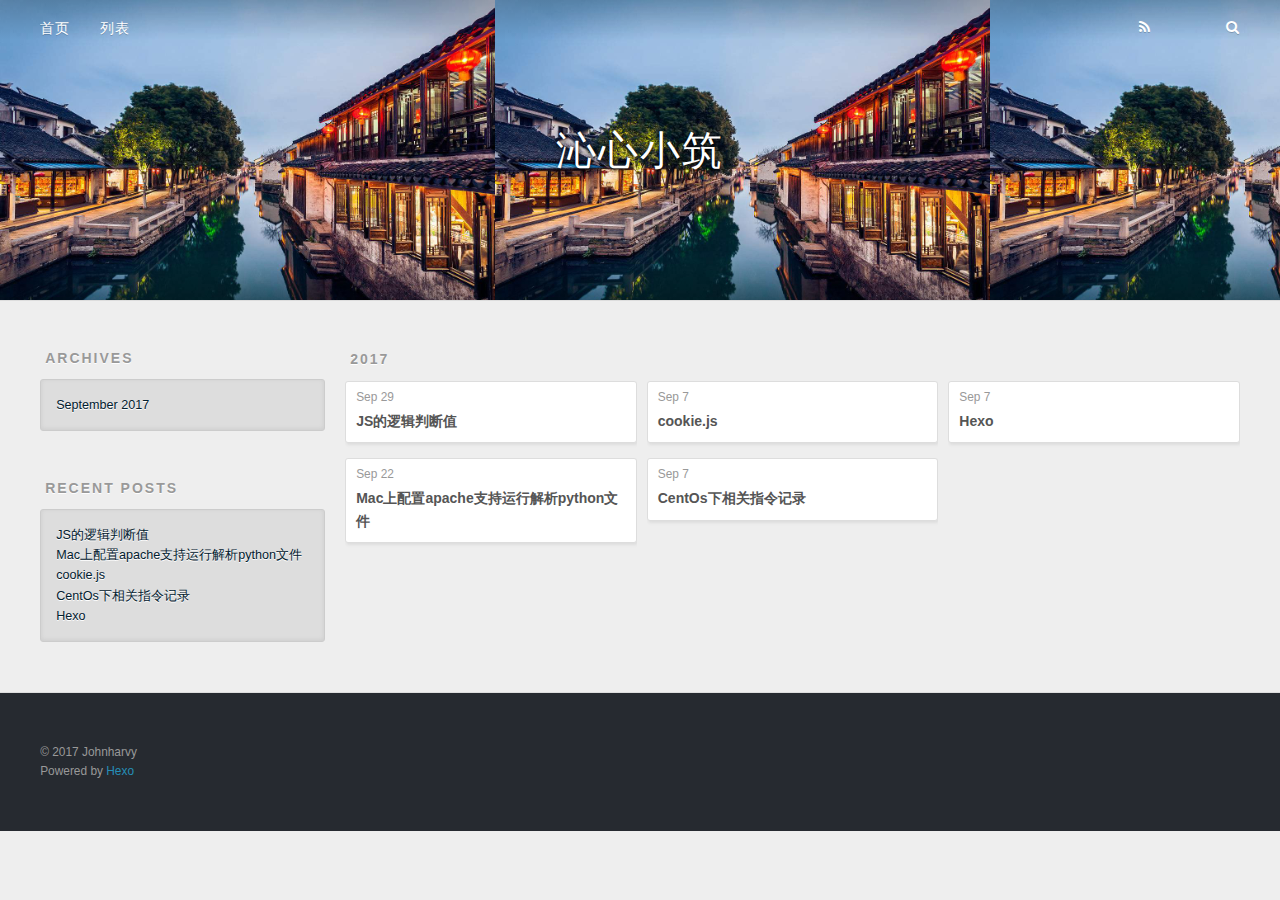
<file: archives/2017/09/index.html>
<!DOCTYPE html>
<html>
<head>
  <meta charset="utf-8">
  
  <title>Archives: 2017/9 | 沁心小筑</title>
  <meta name="viewport" content="width=device-width, initial-scale=1, maximum-scale=1">
  <meta property="og:type" content="website">
<meta property="og:title" content="沁心小筑">
<meta property="og:url" content="https://github.com/Johnharvy/Johnharvy.github.io/archives/2017/09/index.html">
<meta property="og:site_name" content="沁心小筑">
<meta name="twitter:card" content="summary">
<meta name="twitter:title" content="沁心小筑">
  
  
    <link rel="icon" href="/favicon.png">
  
  
    <link href="//fonts.googleapis.com/css?family=Source+Code+Pro" rel="stylesheet" type="text/css">
  
  <link rel="stylesheet" href="/css/style.css">
  

</head>

<body>
  <div id="container">
    <div id="wrap">
      <!--头部内容模板-->
<header id="header">
  <div id="banner"></div>
  <div id="header-outer" class="outer">
    <div id="header-title" class="inner">
      <h1 id="logo-wrap">
        <a href="/" id="logo">沁心小筑</a>
      </h1>
      
    </div>
    <div id="header-inner" class="inner">
      <nav id="main-nav">
        <a id="main-nav-toggle" class="nav-icon"></a>
        
          <a class="main-nav-link" href="/">首页</a>
        
          <a class="main-nav-link" href="/archives">列表</a>
        
       
      </nav>
      <nav id="sub-nav">
        
          <a id="nav-rss-link" class="nav-icon" href="https://github.com/Johnharvy" title="github"></a>
        
        <a id="1" class="nav-icon" title="Search"></a>
        <a id="nav-search-btn" class="nav-icon" title="Search"></a>
      </nav>
      <div id="search-form-wrap">
        <form action="//google.com/search" method="get" accept-charset="UTF-8" class="search-form"><input type="search" name="q" class="search-form-input" placeholder="Search"><button type="submit" class="search-form-submit">&#xF002;</button><input type="hidden" name="sitesearch" value="https://github.com/Johnharvy/Johnharvy.github.io"></form>
      </div>
    </div>
  </div>
</header>
      <div class="outer">
        <section id="main">
  
  
    
    
      
      
      <section class="archives-wrap">
        <div class="archive-year-wrap">
          <a href="/archives/2017" class="archive-year">2017</a>
        </div>
        <div class="archives">
    
    <article class="archive-article archive-type-post">
  <div class="archive-article-inner">
    <header class="archive-article-header">
      <a href="/2017/09/29/JS的逻辑判断值/" class="archive-article-date">
  <time datetime="2017-09-29T11:35:50.000Z" itemprop="datePublished">Sep 29</time>
</a>
      
  
    <h1 itemprop="name">
      <a class="archive-article-title" href="/2017/09/29/JS的逻辑判断值/">JS的逻辑判断值</a>
    </h1>
  

    </header>
  </div>
</article>
  
    
    
    <article class="archive-article archive-type-post">
  <div class="archive-article-inner">
    <header class="archive-article-header">
      <a href="/2017/09/22/Mac上配置apache支持运行解析python文件/" class="archive-article-date">
  <time datetime="2017-09-22T01:26:51.000Z" itemprop="datePublished">Sep 22</time>
</a>
      
  
    <h1 itemprop="name">
      <a class="archive-article-title" href="/2017/09/22/Mac上配置apache支持运行解析python文件/">Mac上配置apache支持运行解析python文件</a>
    </h1>
  

    </header>
  </div>
</article>
  
    
    
    <article class="archive-article archive-type-post">
  <div class="archive-article-inner">
    <header class="archive-article-header">
      <a href="/2017/09/07/cookie-js/" class="archive-article-date">
  <time datetime="2017-09-07T07:37:47.000Z" itemprop="datePublished">Sep 7</time>
</a>
      
  
    <h1 itemprop="name">
      <a class="archive-article-title" href="/2017/09/07/cookie-js/">cookie.js</a>
    </h1>
  

    </header>
  </div>
</article>
  
    
    
    <article class="archive-article archive-type-post">
  <div class="archive-article-inner">
    <header class="archive-article-header">
      <a href="/2017/09/07/CentOs下相关命令记录/" class="archive-article-date">
  <time datetime="2017-09-07T07:22:10.000Z" itemprop="datePublished">Sep 7</time>
</a>
      
  
    <h1 itemprop="name">
      <a class="archive-article-title" href="/2017/09/07/CentOs下相关命令记录/">CentOs下相关指令记录</a>
    </h1>
  

    </header>
  </div>
</article>
  
    
    
    <article class="archive-article archive-type-post">
  <div class="archive-article-inner">
    <header class="archive-article-header">
      <a href="/2017/09/07/Hexo/" class="archive-article-date">
  <time datetime="2017-09-07T07:22:10.000Z" itemprop="datePublished">Sep 7</time>
</a>
      
  
    <h1 itemprop="name">
      <a class="archive-article-title" href="/2017/09/07/Hexo/">Hexo</a>
    </h1>
  

    </header>
  </div>
</article>
  
  
    </div></section>
  

</section>
        
          <aside id="sidebar">
  
    

  
    

  
    
  
    
  <div class="widget-wrap">
    <h3 class="widget-title">Archives</h3>
    <div class="widget">
      <ul class="archive-list"><li class="archive-list-item"><a class="archive-list-link" href="/archives/2017/09/">September 2017</a></li></ul>
    </div>
  </div>


  
    
  <div class="widget-wrap">
    <h3 class="widget-title">Recent Posts</h3>
    <div class="widget">
      <ul>
        
          <li>
            <a href="/2017/09/29/JS的逻辑判断值/">JS的逻辑判断值</a>
          </li>
        
          <li>
            <a href="/2017/09/22/Mac上配置apache支持运行解析python文件/">Mac上配置apache支持运行解析python文件</a>
          </li>
        
          <li>
            <a href="/2017/09/07/cookie-js/">cookie.js</a>
          </li>
        
          <li>
            <a href="/2017/09/07/CentOs下相关命令记录/">CentOs下相关指令记录</a>
          </li>
        
          <li>
            <a href="/2017/09/07/Hexo/">Hexo</a>
          </li>
        
      </ul>
    </div>
  </div>

  
</aside>
        
      </div>
      <footer id="footer">
  
  <div class="outer">
    <div id="footer-info" class="inner">
      &copy; 2017 Johnharvy<br>
      Powered by <a href="http://hexo.io/" target="_blank">Hexo</a>
    </div>
  </div>
</footer>
    </div>
    <nav id="mobile-nav">
  
    <a href="/" class="mobile-nav-link">首页</a>
  
    <a href="/archives" class="mobile-nav-link">列表</a>
  
</nav>
    

<script src="//ajax.googleapis.com/ajax/libs/jquery/2.0.3/jquery.min.js"></script>


  <link rel="stylesheet" href="/fancybox/jquery.fancybox.css">
  <script src="/fancybox/jquery.fancybox.pack.js"></script>


<script src="/js/script.js"></script>

  </div>
</body>
</html>
</file>
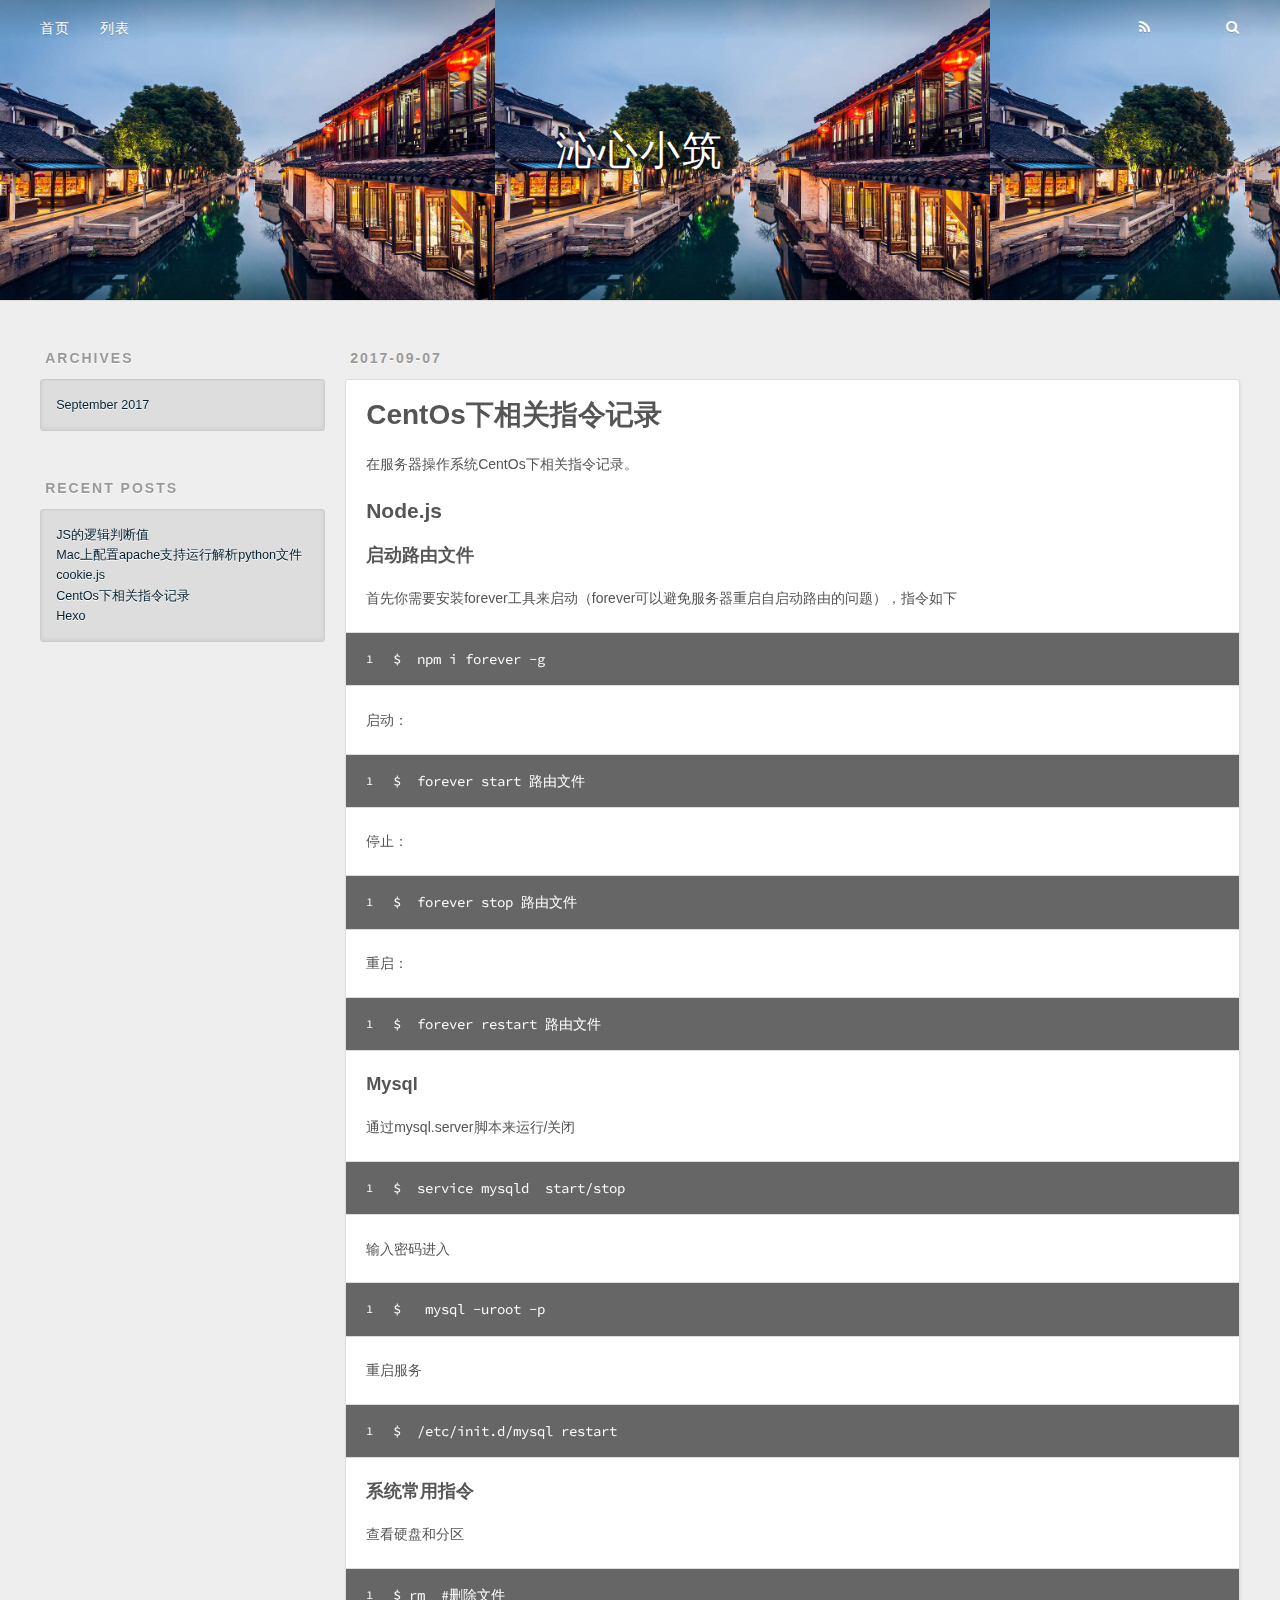
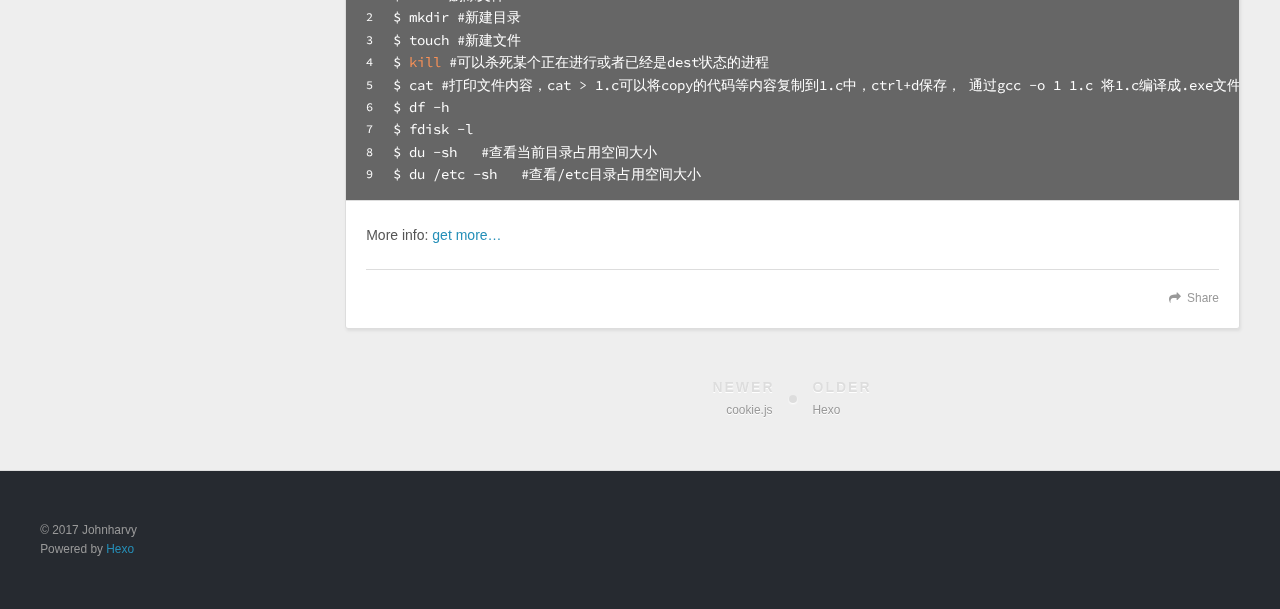
<file: 2017/09/07/CentOs下相关命令记录/index.html>
<!DOCTYPE html>
<html>
<head>
  <meta charset="utf-8">
  
  <title>CentOs下相关指令记录 | 沁心小筑</title>
  <meta name="viewport" content="width=device-width, initial-scale=1, maximum-scale=1">
  <meta name="description" content="在服务器操作系统CentOs下相关指令记录。 Node.js启动路由文件首先你需要安装forever工具来启动（forever可以避免服务器重启自启动路由的问题），指令如下1$  npm i forever -g 启动：1$  forever start 路由文件 停止：1$  forever stop 路由文件 重启：1$  forever restart 路由文件 Mysql通过mysql.s">
<meta property="og:type" content="article">
<meta property="og:title" content="CentOs下相关指令记录">
<meta property="og:url" content="https://github.com/Johnharvy/Johnharvy.github.io/2017/09/07/CentOs下相关命令记录/index.html">
<meta property="og:site_name" content="沁心小筑">
<meta property="og:description" content="在服务器操作系统CentOs下相关指令记录。 Node.js启动路由文件首先你需要安装forever工具来启动（forever可以避免服务器重启自启动路由的问题），指令如下1$  npm i forever -g 启动：1$  forever start 路由文件 停止：1$  forever stop 路由文件 重启：1$  forever restart 路由文件 Mysql通过mysql.s">
<meta property="og:updated_time" content="2017-09-07T07:22:10.000Z">
<meta name="twitter:card" content="summary">
<meta name="twitter:title" content="CentOs下相关指令记录">
<meta name="twitter:description" content="在服务器操作系统CentOs下相关指令记录。 Node.js启动路由文件首先你需要安装forever工具来启动（forever可以避免服务器重启自启动路由的问题），指令如下1$  npm i forever -g 启动：1$  forever start 路由文件 停止：1$  forever stop 路由文件 重启：1$  forever restart 路由文件 Mysql通过mysql.s">
  
  
    <link rel="icon" href="/favicon.png">
  
  
    <link href="//fonts.googleapis.com/css?family=Source+Code+Pro" rel="stylesheet" type="text/css">
  
  <link rel="stylesheet" href="/css/style.css">
  

</head>

<body>
  <div id="container">
    <div id="wrap">
      <!--头部内容模板-->
<header id="header">
  <div id="banner"></div>
  <div id="header-outer" class="outer">
    <div id="header-title" class="inner">
      <h1 id="logo-wrap">
        <a href="/" id="logo">沁心小筑</a>
      </h1>
      
    </div>
    <div id="header-inner" class="inner">
      <nav id="main-nav">
        <a id="main-nav-toggle" class="nav-icon"></a>
        
          <a class="main-nav-link" href="/">首页</a>
        
          <a class="main-nav-link" href="/archives">列表</a>
        
       
      </nav>
      <nav id="sub-nav">
        
          <a id="nav-rss-link" class="nav-icon" href="https://github.com/Johnharvy" title="github"></a>
        
        <a id="1" class="nav-icon" title="Search"></a>
        <a id="nav-search-btn" class="nav-icon" title="Search"></a>
      </nav>
      <div id="search-form-wrap">
        <form action="//google.com/search" method="get" accept-charset="UTF-8" class="search-form"><input type="search" name="q" class="search-form-input" placeholder="Search"><button type="submit" class="search-form-submit">&#xF002;</button><input type="hidden" name="sitesearch" value="https://github.com/Johnharvy/Johnharvy.github.io"></form>
      </div>
    </div>
  </div>
</header>
      <div class="outer">
        <section id="main"><article id="post-CentOs下相关命令记录" class="article article-type-post" itemscope itemprop="blogPost">
  <div class="article-meta">
    <a href="/2017/09/07/CentOs下相关命令记录/" class="article-date">
  <time datetime="2017-09-07T07:22:10.000Z" itemprop="datePublished">2017-09-07</time>
</a>
    
  </div>
  <div class="article-inner">
    
    
      <header class="article-header">
        
  
    <h1 class="article-title" itemprop="name">
      CentOs下相关指令记录
    </h1>
  

      </header>
    
    <div class="article-entry" itemprop="articleBody">
      
        <p>在服务器操作系统CentOs下相关指令记录。</p>
<h2 id="Node-js"><a href="#Node-js" class="headerlink" title="Node.js"></a>Node.js</h2><h3 id="启动路由文件"><a href="#启动路由文件" class="headerlink" title="启动路由文件"></a>启动路由文件</h3><p>首先你需要安装forever工具来启动（forever可以避免服务器重启自启动路由的问题），指令如下<br><figure class="highlight bash"><table><tr><td class="gutter"><pre><div class="line">1</div></pre></td><td class="code"><pre><div class="line">$  npm i forever -g</div></pre></td></tr></table></figure></p>
<p>启动：<br><figure class="highlight bash"><table><tr><td class="gutter"><pre><div class="line">1</div></pre></td><td class="code"><pre><div class="line">$  forever start 路由文件</div></pre></td></tr></table></figure></p>
<p>停止：<br><figure class="highlight bash"><table><tr><td class="gutter"><pre><div class="line">1</div></pre></td><td class="code"><pre><div class="line">$  forever stop 路由文件</div></pre></td></tr></table></figure></p>
<p>重启：<br><figure class="highlight bash"><table><tr><td class="gutter"><pre><div class="line">1</div></pre></td><td class="code"><pre><div class="line">$  forever restart 路由文件</div></pre></td></tr></table></figure></p>
<h3 id="Mysql"><a href="#Mysql" class="headerlink" title="Mysql"></a>Mysql</h3><p>通过mysql.server脚本来运行/关闭<br><figure class="highlight bash"><table><tr><td class="gutter"><pre><div class="line">1</div></pre></td><td class="code"><pre><div class="line">$  service mysqld  start/stop</div></pre></td></tr></table></figure></p>
<p>输入密码进入<br><figure class="highlight bash"><table><tr><td class="gutter"><pre><div class="line">1</div></pre></td><td class="code"><pre><div class="line">$   mysql -uroot -p</div></pre></td></tr></table></figure></p>
<p>重启服务<br><figure class="highlight bash"><table><tr><td class="gutter"><pre><div class="line">1</div></pre></td><td class="code"><pre><div class="line">$  /etc/init.d/mysql restart</div></pre></td></tr></table></figure></p>
<h3 id="系统常用指令"><a href="#系统常用指令" class="headerlink" title="系统常用指令"></a>系统常用指令</h3><p>查看硬盘和分区<br><figure class="highlight bash"><table><tr><td class="gutter"><pre><div class="line">1</div><div class="line">2</div><div class="line">3</div><div class="line">4</div><div class="line">5</div><div class="line">6</div><div class="line">7</div><div class="line">8</div><div class="line">9</div></pre></td><td class="code"><pre><div class="line">$ rm  <span class="comment">#删除文件</span></div><div class="line">$ mkdir <span class="comment">#新建目录</span></div><div class="line">$ touch <span class="comment">#新建文件</span></div><div class="line">$ <span class="built_in">kill</span> <span class="comment">#可以杀死某个正在进行或者已经是dest状态的进程</span></div><div class="line">$ cat <span class="comment">#打印文件内容，cat &gt; 1.c可以将copy的代码等内容复制到1.c中，ctrl+d保存， 通过gcc -o 1 1.c 将1.c编译成.exe文件</span></div><div class="line">$ df -h</div><div class="line">$ fdisk -l</div><div class="line">$ du -sh   <span class="comment">#查看当前目录占用空间大小</span></div><div class="line">$ du /etc -sh   <span class="comment">#查看/etc目录占用空间大小</span></div></pre></td></tr></table></figure></p>
<p>More info: <a href="http://www.cnblogs.com/qq78292959/archive/2013/03/06/2946587.html" target="_blank" rel="external">get more…</a></p>

      
    </div>
    <footer class="article-footer">
      <a data-url="https://github.com/Johnharvy/Johnharvy.github.io/2017/09/07/CentOs下相关命令记录/" data-id="cj85vgajd00005efy2huih74v" class="article-share-link">Share</a>
      
      
    </footer>
  </div>
  
    
<nav id="article-nav">
  
    <a href="/2017/09/07/cookie-js/" id="article-nav-newer" class="article-nav-link-wrap">
      <strong class="article-nav-caption">Newer</strong>
      <div class="article-nav-title">
        
          cookie.js
        
      </div>
    </a>
  
  
    <a href="/2017/09/07/Hexo/" id="article-nav-older" class="article-nav-link-wrap">
      <strong class="article-nav-caption">Older</strong>
      <div class="article-nav-title">Hexo</div>
    </a>
  
</nav>

  
</article>

</section>
        
          <aside id="sidebar">
  
    

  
    

  
    
  
    
  <div class="widget-wrap">
    <h3 class="widget-title">Archives</h3>
    <div class="widget">
      <ul class="archive-list"><li class="archive-list-item"><a class="archive-list-link" href="/archives/2017/09/">September 2017</a></li></ul>
    </div>
  </div>


  
    
  <div class="widget-wrap">
    <h3 class="widget-title">Recent Posts</h3>
    <div class="widget">
      <ul>
        
          <li>
            <a href="/2017/09/29/JS的逻辑判断值/">JS的逻辑判断值</a>
          </li>
        
          <li>
            <a href="/2017/09/22/Mac上配置apache支持运行解析python文件/">Mac上配置apache支持运行解析python文件</a>
          </li>
        
          <li>
            <a href="/2017/09/07/cookie-js/">cookie.js</a>
          </li>
        
          <li>
            <a href="/2017/09/07/CentOs下相关命令记录/">CentOs下相关指令记录</a>
          </li>
        
          <li>
            <a href="/2017/09/07/Hexo/">Hexo</a>
          </li>
        
      </ul>
    </div>
  </div>

  
</aside>
        
      </div>
      <footer id="footer">
  
  <div class="outer">
    <div id="footer-info" class="inner">
      &copy; 2017 Johnharvy<br>
      Powered by <a href="http://hexo.io/" target="_blank">Hexo</a>
    </div>
  </div>
</footer>
    </div>
    <nav id="mobile-nav">
  
    <a href="/" class="mobile-nav-link">首页</a>
  
    <a href="/archives" class="mobile-nav-link">列表</a>
  
</nav>
    

<script src="//ajax.googleapis.com/ajax/libs/jquery/2.0.3/jquery.min.js"></script>


  <link rel="stylesheet" href="/fancybox/jquery.fancybox.css">
  <script src="/fancybox/jquery.fancybox.pack.js"></script>


<script src="/js/script.js"></script>

  </div>
</body>
</html>
</file>
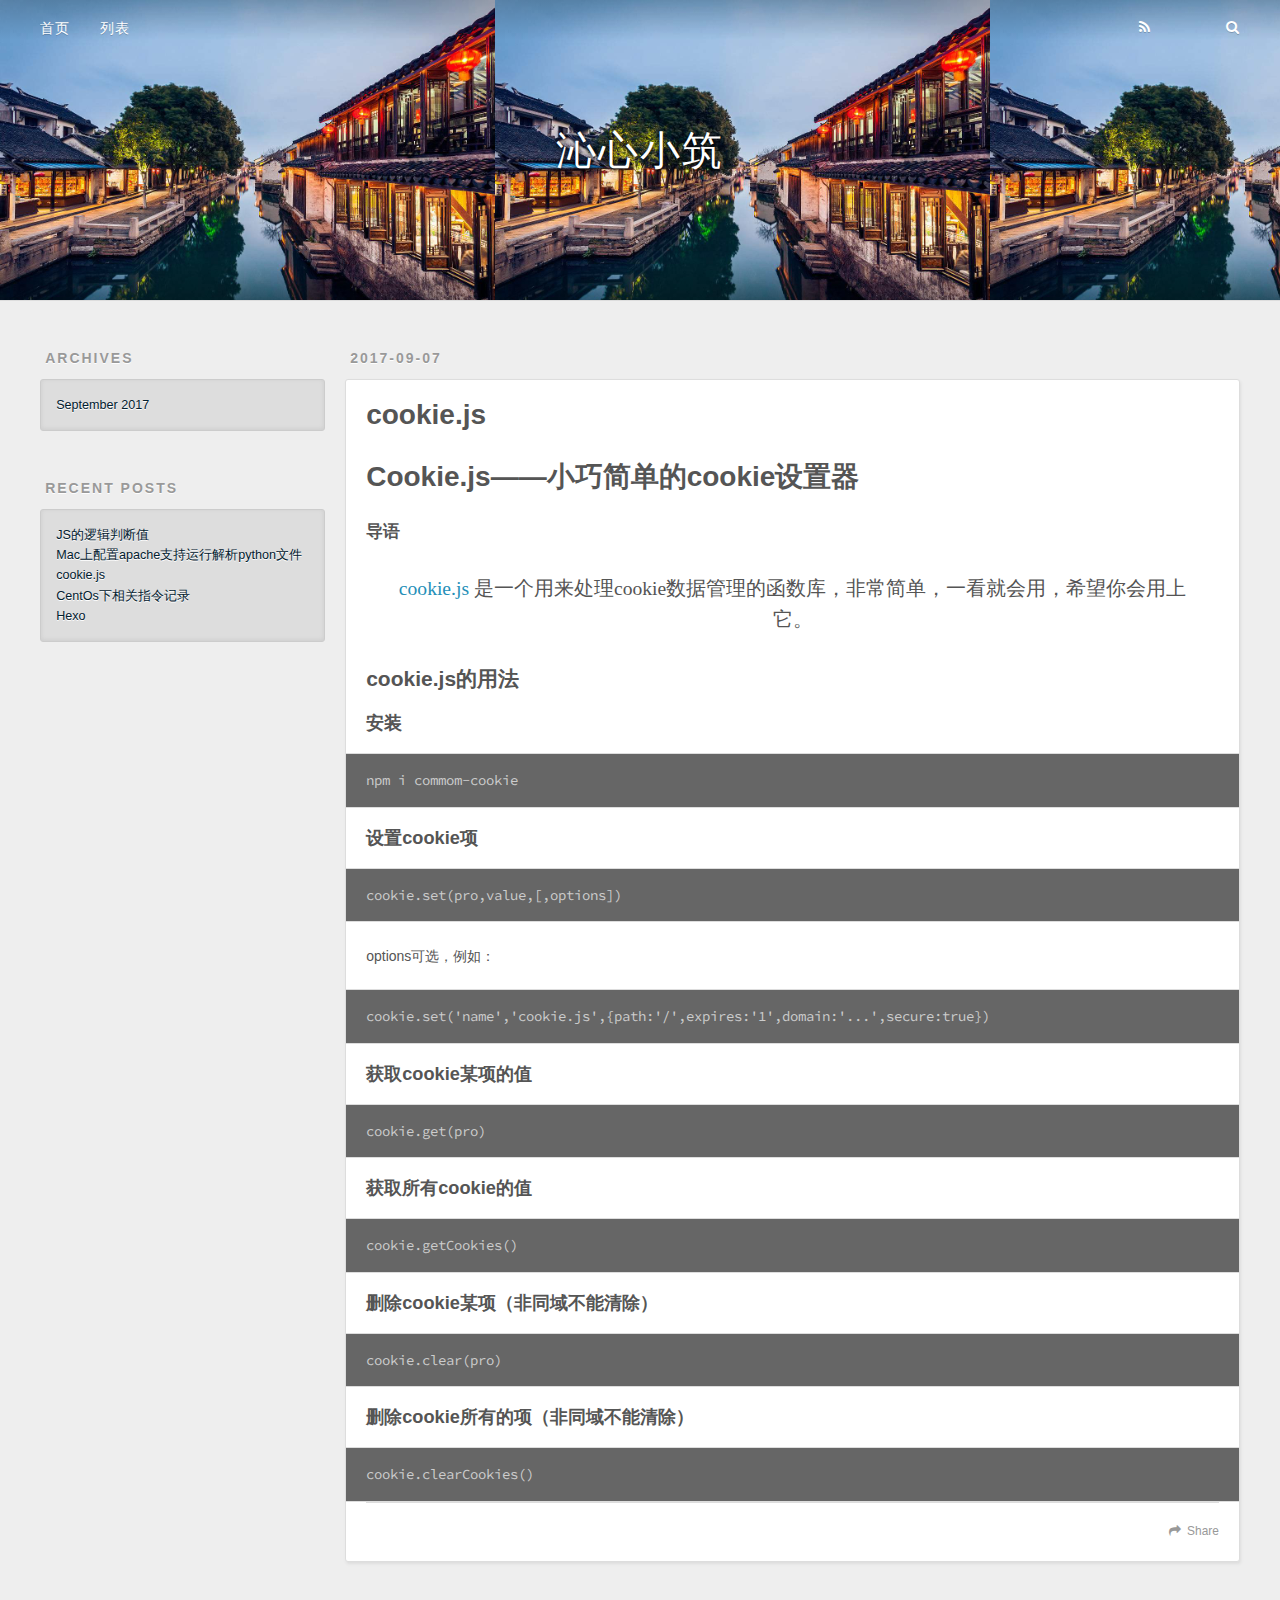
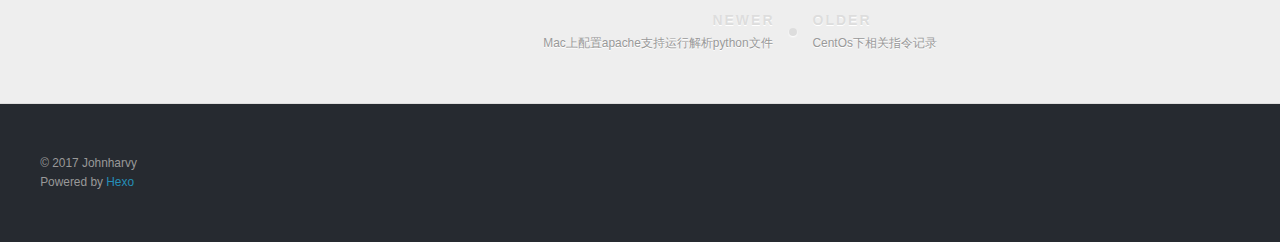
<file: 2017/09/07/cookie-js/index.html>
<!DOCTYPE html>
<html>
<head>
  <meta charset="utf-8">
  
  <title>cookie.js | 沁心小筑</title>
  <meta name="viewport" content="width=device-width, initial-scale=1, maximum-scale=1">
  <meta name="description" content="Cookie.js——小巧简单的cookie设置器导语 cookie.js 是一个用来处理cookie数据管理的函数库，非常简单，一看就会用，希望你会用上它。  cookie.js的用法安装npm i commom-cookie 设置cookie项cookie.set(pro,value,[,options])  options可选，例如： cookie.set(&amp;apos;name&amp;apos;,">
<meta property="og:type" content="article">
<meta property="og:title" content="cookie.js">
<meta property="og:url" content="https://github.com/Johnharvy/Johnharvy.github.io/2017/09/07/cookie-js/index.html">
<meta property="og:site_name" content="沁心小筑">
<meta property="og:description" content="Cookie.js——小巧简单的cookie设置器导语 cookie.js 是一个用来处理cookie数据管理的函数库，非常简单，一看就会用，希望你会用上它。  cookie.js的用法安装npm i commom-cookie 设置cookie项cookie.set(pro,value,[,options])  options可选，例如： cookie.set(&amp;apos;name&amp;apos;,">
<meta property="og:updated_time" content="2017-09-07T10:06:34.000Z">
<meta name="twitter:card" content="summary">
<meta name="twitter:title" content="cookie.js">
<meta name="twitter:description" content="Cookie.js——小巧简单的cookie设置器导语 cookie.js 是一个用来处理cookie数据管理的函数库，非常简单，一看就会用，希望你会用上它。  cookie.js的用法安装npm i commom-cookie 设置cookie项cookie.set(pro,value,[,options])  options可选，例如： cookie.set(&amp;apos;name&amp;apos;,">
  
  
    <link rel="icon" href="/favicon.png">
  
  
    <link href="//fonts.googleapis.com/css?family=Source+Code+Pro" rel="stylesheet" type="text/css">
  
  <link rel="stylesheet" href="/css/style.css">
  

</head>

<body>
  <div id="container">
    <div id="wrap">
      <!--头部内容模板-->
<header id="header">
  <div id="banner"></div>
  <div id="header-outer" class="outer">
    <div id="header-title" class="inner">
      <h1 id="logo-wrap">
        <a href="/" id="logo">沁心小筑</a>
      </h1>
      
    </div>
    <div id="header-inner" class="inner">
      <nav id="main-nav">
        <a id="main-nav-toggle" class="nav-icon"></a>
        
          <a class="main-nav-link" href="/">首页</a>
        
          <a class="main-nav-link" href="/archives">列表</a>
        
       
      </nav>
      <nav id="sub-nav">
        
          <a id="nav-rss-link" class="nav-icon" href="https://github.com/Johnharvy" title="github"></a>
        
        <a id="1" class="nav-icon" title="Search"></a>
        <a id="nav-search-btn" class="nav-icon" title="Search"></a>
      </nav>
      <div id="search-form-wrap">
        <form action="//google.com/search" method="get" accept-charset="UTF-8" class="search-form"><input type="search" name="q" class="search-form-input" placeholder="Search"><button type="submit" class="search-form-submit">&#xF002;</button><input type="hidden" name="sitesearch" value="https://github.com/Johnharvy/Johnharvy.github.io"></form>
      </div>
    </div>
  </div>
</header>
      <div class="outer">
        <section id="main"><article id="post-cookie-js" class="article article-type-post" itemscope itemprop="blogPost">
  <div class="article-meta">
    <a href="/2017/09/07/cookie-js/" class="article-date">
  <time datetime="2017-09-07T07:37:47.000Z" itemprop="datePublished">2017-09-07</time>
</a>
    
  </div>
  <div class="article-inner">
    
    
      <header class="article-header">
        
  
    <h1 class="article-title" itemprop="name">
      cookie.js
    </h1>
  

      </header>
    
    <div class="article-entry" itemprop="articleBody">
      
        <h1 id="Cookie-js——小巧简单的cookie设置器"><a href="#Cookie-js——小巧简单的cookie设置器" class="headerlink" title="Cookie.js——小巧简单的cookie设置器"></a>Cookie.js——小巧简单的cookie设置器</h1><h4 id="导语"><a href="#导语" class="headerlink" title="导语"></a>导语</h4><blockquote>
<p><a href="">cookie.js</a> 是一个用来处理cookie数据管理的函数库，非常简单，一看就会用，希望你会用上它。</p>
</blockquote>
<h2 id="cookie-js的用法"><a href="#cookie-js的用法" class="headerlink" title="cookie.js的用法"></a>cookie.js的用法</h2><h3 id="安装"><a href="#安装" class="headerlink" title="安装"></a>安装</h3><pre><code>npm i commom-cookie
</code></pre><h3 id="设置cookie项"><a href="#设置cookie项" class="headerlink" title="设置cookie项"></a>设置cookie项</h3><pre><code>cookie.set(pro,value,[,options])
</code></pre><p> options可选，例如：</p>
<pre><code>cookie.set(&apos;name&apos;,&apos;cookie.js&apos;,{path:&apos;/&apos;,expires:&apos;1&apos;,domain:&apos;...&apos;,secure:true})    
</code></pre><h3 id="获取cookie某项的值"><a href="#获取cookie某项的值" class="headerlink" title="获取cookie某项的值"></a>获取cookie某项的值</h3><pre><code>cookie.get(pro)    
</code></pre><h3 id="获取所有cookie的值"><a href="#获取所有cookie的值" class="headerlink" title="获取所有cookie的值"></a>获取所有cookie的值</h3><pre><code>cookie.getCookies()
</code></pre><h3 id="删除cookie某项（非同域不能清除）"><a href="#删除cookie某项（非同域不能清除）" class="headerlink" title="删除cookie某项（非同域不能清除）"></a>删除cookie某项（非同域不能清除）</h3><pre><code>cookie.clear(pro)
</code></pre><h3 id="删除cookie所有的项（非同域不能清除）"><a href="#删除cookie所有的项（非同域不能清除）" class="headerlink" title="删除cookie所有的项（非同域不能清除）"></a>删除cookie所有的项（非同域不能清除）</h3><pre><code>cookie.clearCookies()
</code></pre>
      
    </div>
    <footer class="article-footer">
      <a data-url="https://github.com/Johnharvy/Johnharvy.github.io/2017/09/07/cookie-js/" data-id="cj85vgajj00045efyb5yh4mg9" class="article-share-link">Share</a>
      
      
    </footer>
  </div>
  
    
<nav id="article-nav">
  
    <a href="/2017/09/22/Mac上配置apache支持运行解析python文件/" id="article-nav-newer" class="article-nav-link-wrap">
      <strong class="article-nav-caption">Newer</strong>
      <div class="article-nav-title">
        
          Mac上配置apache支持运行解析python文件
        
      </div>
    </a>
  
  
    <a href="/2017/09/07/CentOs下相关命令记录/" id="article-nav-older" class="article-nav-link-wrap">
      <strong class="article-nav-caption">Older</strong>
      <div class="article-nav-title">CentOs下相关指令记录</div>
    </a>
  
</nav>

  
</article>

</section>
        
          <aside id="sidebar">
  
    

  
    

  
    
  
    
  <div class="widget-wrap">
    <h3 class="widget-title">Archives</h3>
    <div class="widget">
      <ul class="archive-list"><li class="archive-list-item"><a class="archive-list-link" href="/archives/2017/09/">September 2017</a></li></ul>
    </div>
  </div>


  
    
  <div class="widget-wrap">
    <h3 class="widget-title">Recent Posts</h3>
    <div class="widget">
      <ul>
        
          <li>
            <a href="/2017/09/29/JS的逻辑判断值/">JS的逻辑判断值</a>
          </li>
        
          <li>
            <a href="/2017/09/22/Mac上配置apache支持运行解析python文件/">Mac上配置apache支持运行解析python文件</a>
          </li>
        
          <li>
            <a href="/2017/09/07/cookie-js/">cookie.js</a>
          </li>
        
          <li>
            <a href="/2017/09/07/CentOs下相关命令记录/">CentOs下相关指令记录</a>
          </li>
        
          <li>
            <a href="/2017/09/07/Hexo/">Hexo</a>
          </li>
        
      </ul>
    </div>
  </div>

  
</aside>
        
      </div>
      <footer id="footer">
  
  <div class="outer">
    <div id="footer-info" class="inner">
      &copy; 2017 Johnharvy<br>
      Powered by <a href="http://hexo.io/" target="_blank">Hexo</a>
    </div>
  </div>
</footer>
    </div>
    <nav id="mobile-nav">
  
    <a href="/" class="mobile-nav-link">首页</a>
  
    <a href="/archives" class="mobile-nav-link">列表</a>
  
</nav>
    

<script src="//ajax.googleapis.com/ajax/libs/jquery/2.0.3/jquery.min.js"></script>


  <link rel="stylesheet" href="/fancybox/jquery.fancybox.css">
  <script src="/fancybox/jquery.fancybox.pack.js"></script>


<script src="/js/script.js"></script>

  </div>
</body>
</html>
</file>
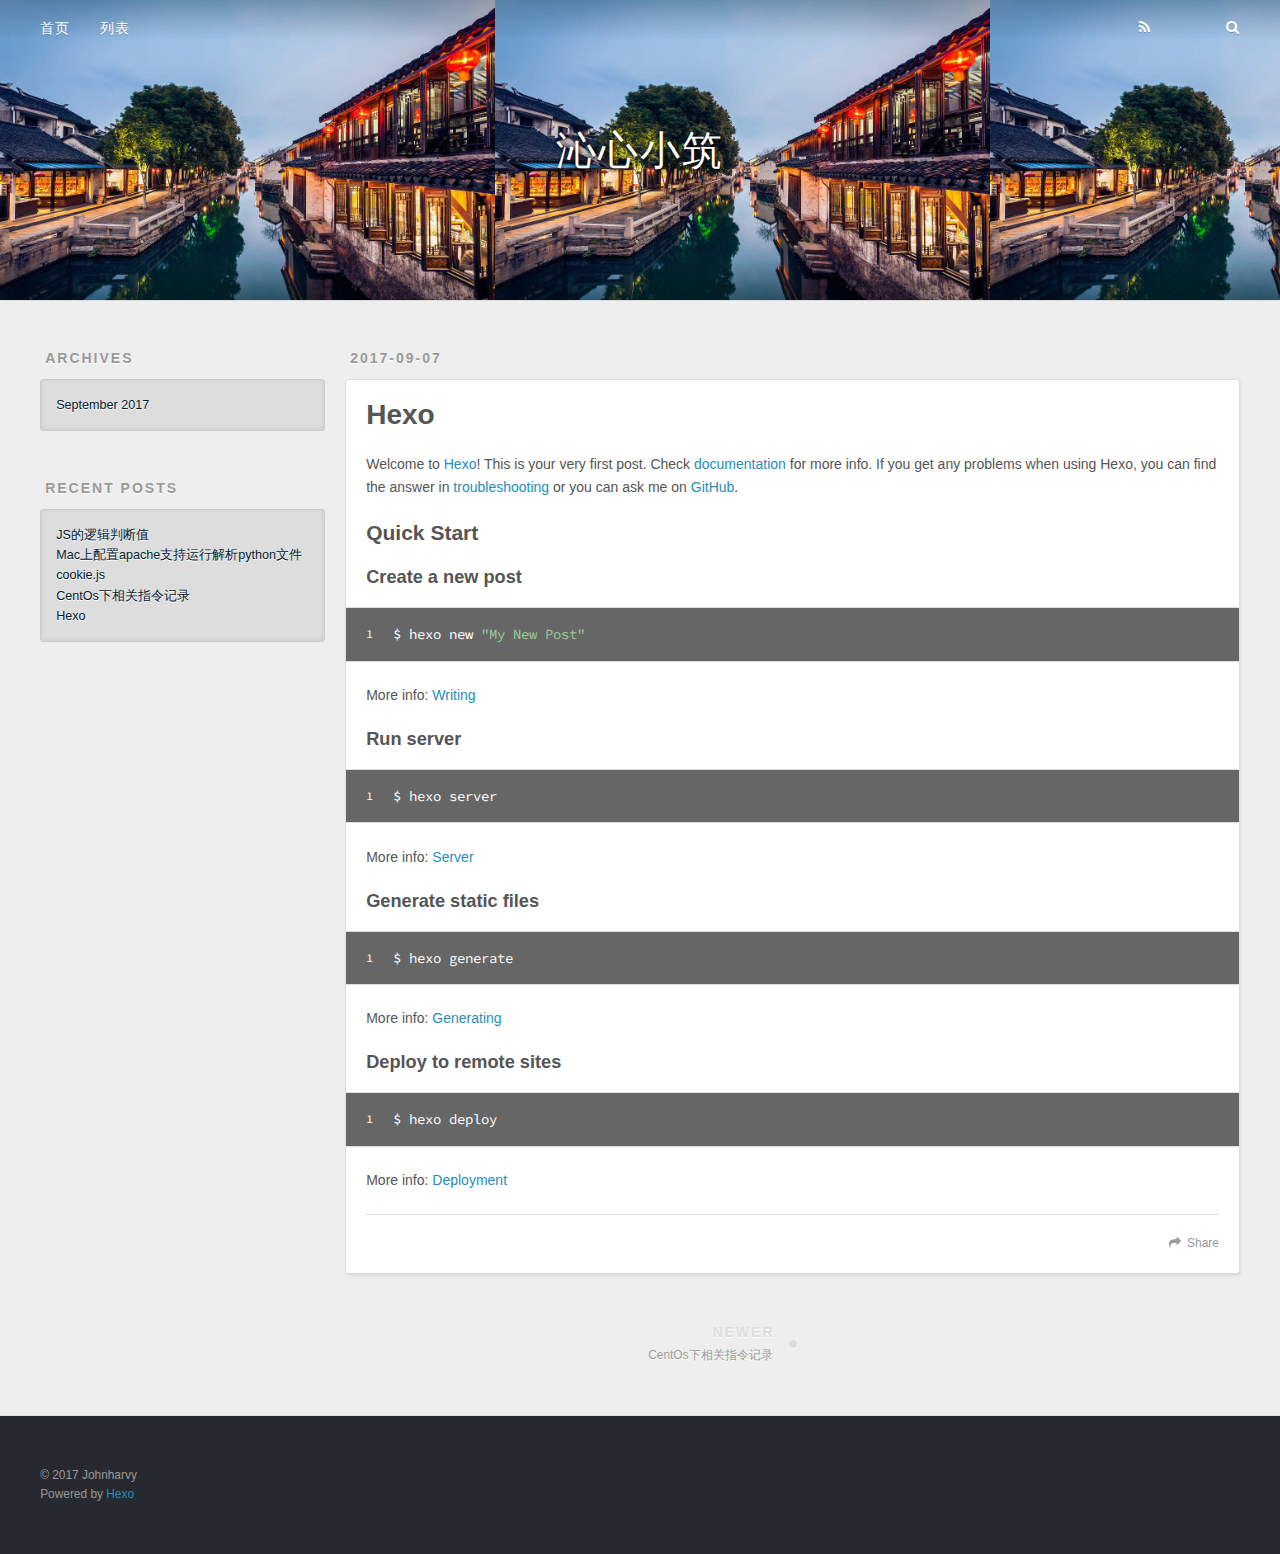
<file: 2017/09/07/Hexo/index.html>
<!DOCTYPE html>
<html>
<head>
  <meta charset="utf-8">
  
  <title>Hexo | 沁心小筑</title>
  <meta name="viewport" content="width=device-width, initial-scale=1, maximum-scale=1">
  <meta name="description" content="Welcome to Hexo! This is your very first post. Check documentation for more info. If you get any problems when using Hexo, you can find the answer in troubleshooting or you can ask me on GitHub. Quick">
<meta property="og:type" content="article">
<meta property="og:title" content="Hexo">
<meta property="og:url" content="https://github.com/Johnharvy/Johnharvy.github.io/2017/09/07/Hexo/index.html">
<meta property="og:site_name" content="沁心小筑">
<meta property="og:description" content="Welcome to Hexo! This is your very first post. Check documentation for more info. If you get any problems when using Hexo, you can find the answer in troubleshooting or you can ask me on GitHub. Quick">
<meta property="og:updated_time" content="2017-09-07T07:22:10.000Z">
<meta name="twitter:card" content="summary">
<meta name="twitter:title" content="Hexo">
<meta name="twitter:description" content="Welcome to Hexo! This is your very first post. Check documentation for more info. If you get any problems when using Hexo, you can find the answer in troubleshooting or you can ask me on GitHub. Quick">
  
  
    <link rel="icon" href="/favicon.png">
  
  
    <link href="//fonts.googleapis.com/css?family=Source+Code+Pro" rel="stylesheet" type="text/css">
  
  <link rel="stylesheet" href="/css/style.css">
  

</head>

<body>
  <div id="container">
    <div id="wrap">
      <!--头部内容模板-->
<header id="header">
  <div id="banner"></div>
  <div id="header-outer" class="outer">
    <div id="header-title" class="inner">
      <h1 id="logo-wrap">
        <a href="/" id="logo">沁心小筑</a>
      </h1>
      
    </div>
    <div id="header-inner" class="inner">
      <nav id="main-nav">
        <a id="main-nav-toggle" class="nav-icon"></a>
        
          <a class="main-nav-link" href="/">首页</a>
        
          <a class="main-nav-link" href="/archives">列表</a>
        
       
      </nav>
      <nav id="sub-nav">
        
          <a id="nav-rss-link" class="nav-icon" href="https://github.com/Johnharvy" title="github"></a>
        
        <a id="1" class="nav-icon" title="Search"></a>
        <a id="nav-search-btn" class="nav-icon" title="Search"></a>
      </nav>
      <div id="search-form-wrap">
        <form action="//google.com/search" method="get" accept-charset="UTF-8" class="search-form"><input type="search" name="q" class="search-form-input" placeholder="Search"><button type="submit" class="search-form-submit">&#xF002;</button><input type="hidden" name="sitesearch" value="https://github.com/Johnharvy/Johnharvy.github.io"></form>
      </div>
    </div>
  </div>
</header>
      <div class="outer">
        <section id="main"><article id="post-Hexo" class="article article-type-post" itemscope itemprop="blogPost">
  <div class="article-meta">
    <a href="/2017/09/07/Hexo/" class="article-date">
  <time datetime="2017-09-07T07:22:10.000Z" itemprop="datePublished">2017-09-07</time>
</a>
    
  </div>
  <div class="article-inner">
    
    
      <header class="article-header">
        
  
    <h1 class="article-title" itemprop="name">
      Hexo
    </h1>
  

      </header>
    
    <div class="article-entry" itemprop="articleBody">
      
        <p>Welcome to <a href="https://hexo.io/" target="_blank" rel="external">Hexo</a>! This is your very first post. Check <a href="https://hexo.io/docs/" target="_blank" rel="external">documentation</a> for more info. If you get any problems when using Hexo, you can find the answer in <a href="https://hexo.io/docs/troubleshooting.html" target="_blank" rel="external">troubleshooting</a> or you can ask me on <a href="https://github.com/hexojs/hexo/issues">GitHub</a>.</p>
<h2 id="Quick-Start"><a href="#Quick-Start" class="headerlink" title="Quick Start"></a>Quick Start</h2><h3 id="Create-a-new-post"><a href="#Create-a-new-post" class="headerlink" title="Create a new post"></a>Create a new post</h3><figure class="highlight bash"><table><tr><td class="gutter"><pre><div class="line">1</div></pre></td><td class="code"><pre><div class="line">$ hexo new <span class="string">"My New Post"</span></div></pre></td></tr></table></figure>
<p>More info: <a href="https://hexo.io/docs/writing.html" target="_blank" rel="external">Writing</a></p>
<h3 id="Run-server"><a href="#Run-server" class="headerlink" title="Run server"></a>Run server</h3><figure class="highlight bash"><table><tr><td class="gutter"><pre><div class="line">1</div></pre></td><td class="code"><pre><div class="line">$ hexo server</div></pre></td></tr></table></figure>
<p>More info: <a href="https://hexo.io/docs/server.html" target="_blank" rel="external">Server</a></p>
<h3 id="Generate-static-files"><a href="#Generate-static-files" class="headerlink" title="Generate static files"></a>Generate static files</h3><figure class="highlight bash"><table><tr><td class="gutter"><pre><div class="line">1</div></pre></td><td class="code"><pre><div class="line">$ hexo generate</div></pre></td></tr></table></figure>
<p>More info: <a href="https://hexo.io/docs/generating.html" target="_blank" rel="external">Generating</a></p>
<h3 id="Deploy-to-remote-sites"><a href="#Deploy-to-remote-sites" class="headerlink" title="Deploy to remote sites"></a>Deploy to remote sites</h3><figure class="highlight bash"><table><tr><td class="gutter"><pre><div class="line">1</div></pre></td><td class="code"><pre><div class="line">$ hexo deploy</div></pre></td></tr></table></figure>
<p>More info: <a href="https://hexo.io/docs/deployment.html" target="_blank" rel="external">Deployment</a></p>

      
    </div>
    <footer class="article-footer">
      <a data-url="https://github.com/Johnharvy/Johnharvy.github.io/2017/09/07/Hexo/" data-id="cj85vgaji00025efyomi7m6mm" class="article-share-link">Share</a>
      
      
    </footer>
  </div>
  
    
<nav id="article-nav">
  
    <a href="/2017/09/07/CentOs下相关命令记录/" id="article-nav-newer" class="article-nav-link-wrap">
      <strong class="article-nav-caption">Newer</strong>
      <div class="article-nav-title">
        
          CentOs下相关指令记录
        
      </div>
    </a>
  
  
</nav>

  
</article>

</section>
        
          <aside id="sidebar">
  
    

  
    

  
    
  
    
  <div class="widget-wrap">
    <h3 class="widget-title">Archives</h3>
    <div class="widget">
      <ul class="archive-list"><li class="archive-list-item"><a class="archive-list-link" href="/archives/2017/09/">September 2017</a></li></ul>
    </div>
  </div>


  
    
  <div class="widget-wrap">
    <h3 class="widget-title">Recent Posts</h3>
    <div class="widget">
      <ul>
        
          <li>
            <a href="/2017/09/29/JS的逻辑判断值/">JS的逻辑判断值</a>
          </li>
        
          <li>
            <a href="/2017/09/22/Mac上配置apache支持运行解析python文件/">Mac上配置apache支持运行解析python文件</a>
          </li>
        
          <li>
            <a href="/2017/09/07/cookie-js/">cookie.js</a>
          </li>
        
          <li>
            <a href="/2017/09/07/CentOs下相关命令记录/">CentOs下相关指令记录</a>
          </li>
        
          <li>
            <a href="/2017/09/07/Hexo/">Hexo</a>
          </li>
        
      </ul>
    </div>
  </div>

  
</aside>
        
      </div>
      <footer id="footer">
  
  <div class="outer">
    <div id="footer-info" class="inner">
      &copy; 2017 Johnharvy<br>
      Powered by <a href="http://hexo.io/" target="_blank">Hexo</a>
    </div>
  </div>
</footer>
    </div>
    <nav id="mobile-nav">
  
    <a href="/" class="mobile-nav-link">首页</a>
  
    <a href="/archives" class="mobile-nav-link">列表</a>
  
</nav>
    

<script src="//ajax.googleapis.com/ajax/libs/jquery/2.0.3/jquery.min.js"></script>


  <link rel="stylesheet" href="/fancybox/jquery.fancybox.css">
  <script src="/fancybox/jquery.fancybox.pack.js"></script>


<script src="/js/script.js"></script>

  </div>
</body>
</html>
</file>
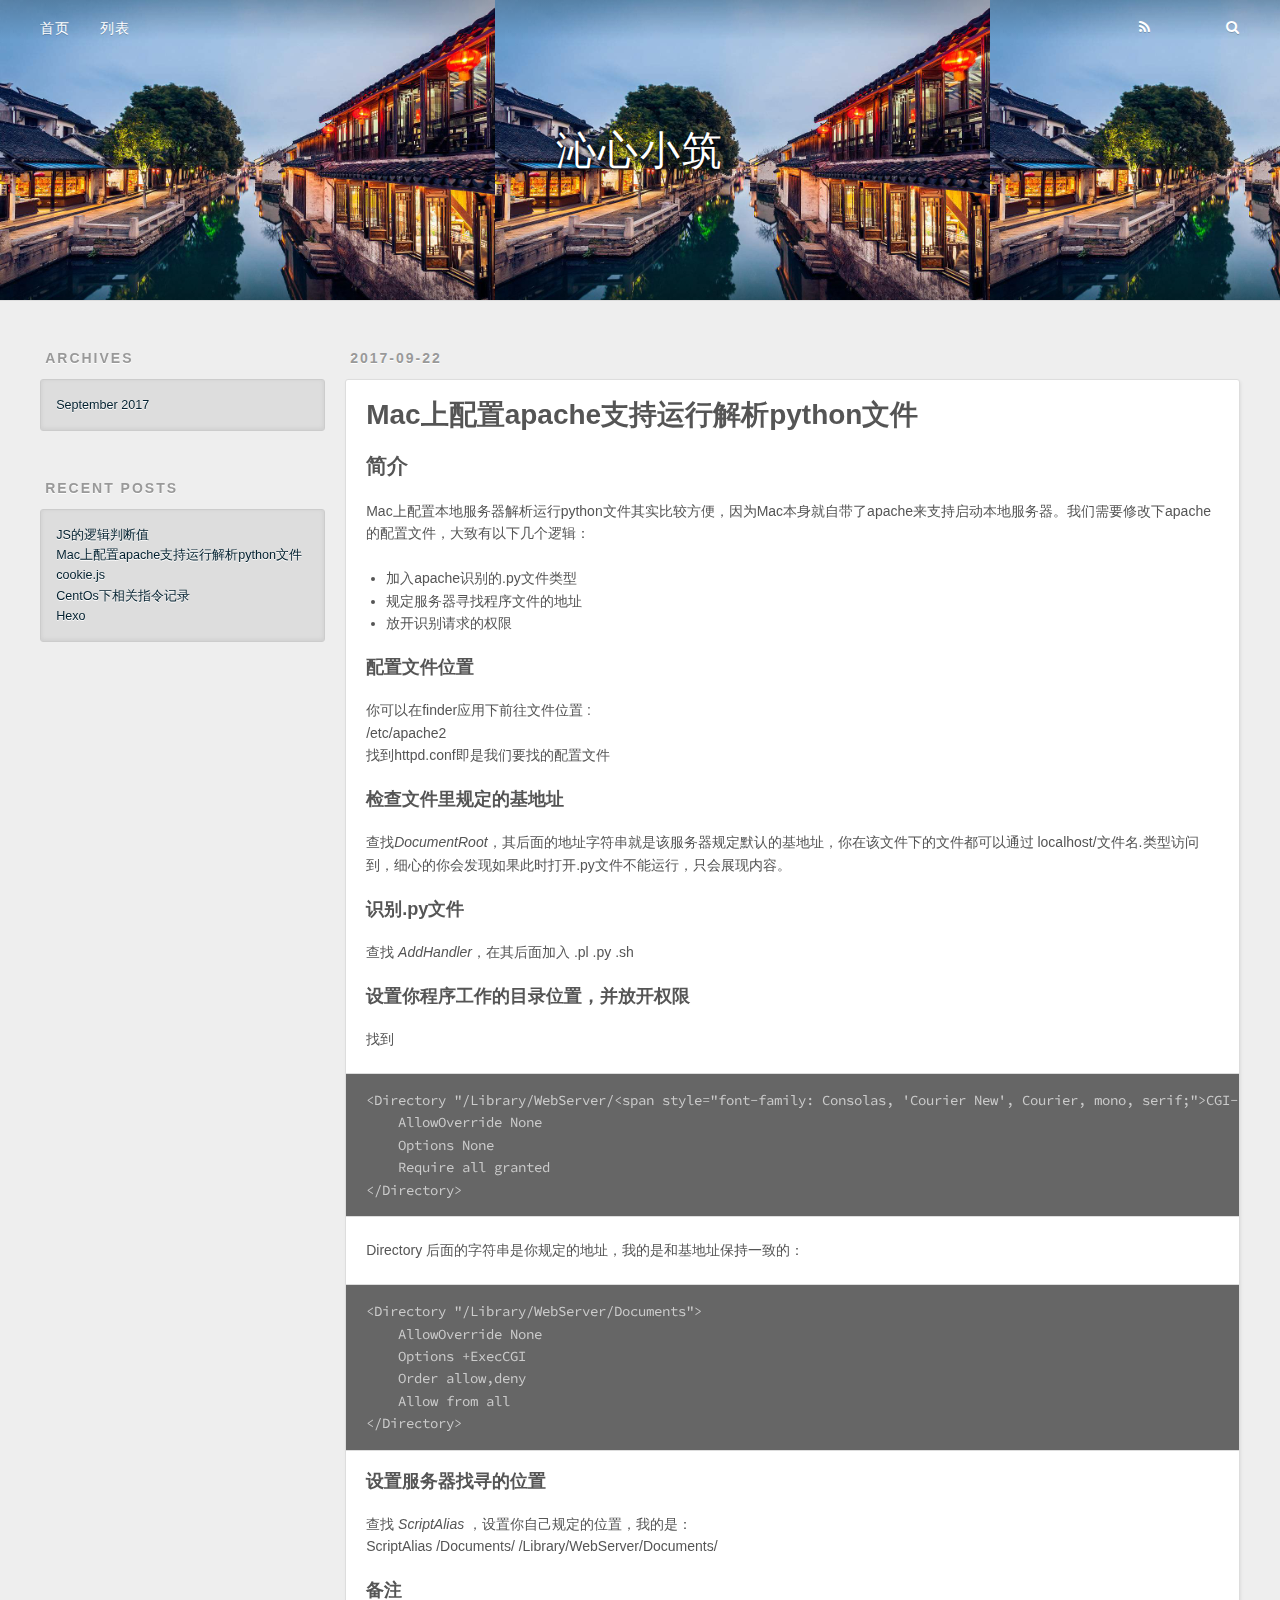
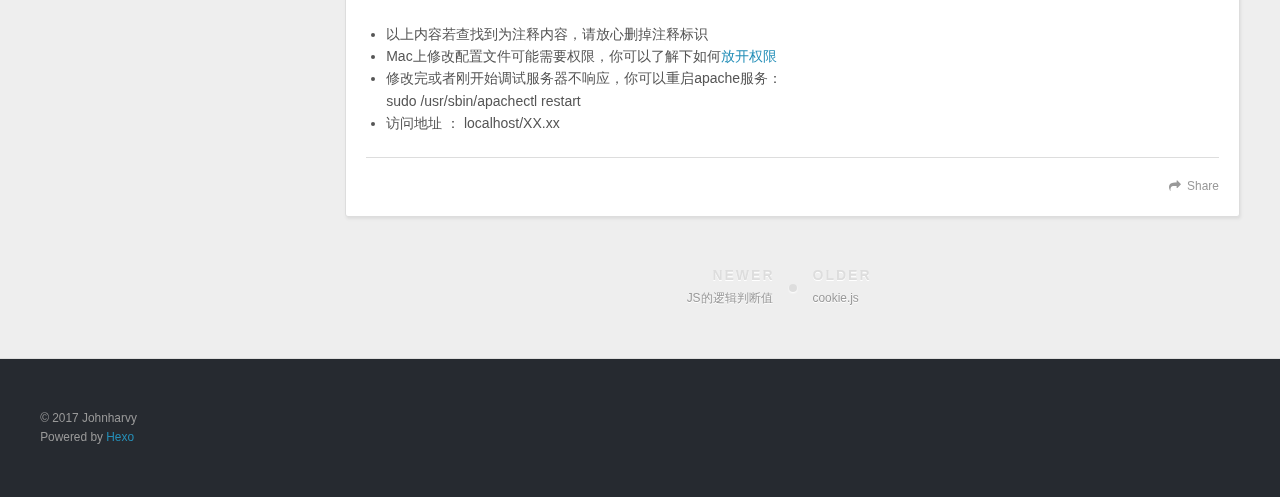
<file: 2017/09/22/Mac上配置apache支持运行解析python文件/index.html>
<!DOCTYPE html>
<html>
<head>
  <meta charset="utf-8">
  
  <title>Mac上配置apache支持运行解析python文件 | 沁心小筑</title>
  <meta name="viewport" content="width=device-width, initial-scale=1, maximum-scale=1">
  <meta name="description" content="简介Mac上配置本地服务器解析运行python文件其实比较方便，因为Mac本身就自带了apache来支持启动本地服务器。我们需要修改下apache的配置文件，大致有以下几个逻辑：  加入apache识别的.py文件类型 规定服务器寻找程序文件的地址 放开识别请求的权限  配置文件位置你可以在finder应用下前往文件位置 :    /etc/apache2找到httpd.conf即是我们要找的配置">
<meta property="og:type" content="article">
<meta property="og:title" content="Mac上配置apache支持运行解析python文件">
<meta property="og:url" content="https://github.com/Johnharvy/Johnharvy.github.io/2017/09/22/Mac上配置apache支持运行解析python文件/index.html">
<meta property="og:site_name" content="沁心小筑">
<meta property="og:description" content="简介Mac上配置本地服务器解析运行python文件其实比较方便，因为Mac本身就自带了apache来支持启动本地服务器。我们需要修改下apache的配置文件，大致有以下几个逻辑：  加入apache识别的.py文件类型 规定服务器寻找程序文件的地址 放开识别请求的权限  配置文件位置你可以在finder应用下前往文件位置 :    /etc/apache2找到httpd.conf即是我们要找的配置">
<meta property="og:updated_time" content="2017-09-22T12:46:27.000Z">
<meta name="twitter:card" content="summary">
<meta name="twitter:title" content="Mac上配置apache支持运行解析python文件">
<meta name="twitter:description" content="简介Mac上配置本地服务器解析运行python文件其实比较方便，因为Mac本身就自带了apache来支持启动本地服务器。我们需要修改下apache的配置文件，大致有以下几个逻辑：  加入apache识别的.py文件类型 规定服务器寻找程序文件的地址 放开识别请求的权限  配置文件位置你可以在finder应用下前往文件位置 :    /etc/apache2找到httpd.conf即是我们要找的配置">
  
  
    <link rel="icon" href="/favicon.png">
  
  
    <link href="//fonts.googleapis.com/css?family=Source+Code+Pro" rel="stylesheet" type="text/css">
  
  <link rel="stylesheet" href="/css/style.css">
  

</head>

<body>
  <div id="container">
    <div id="wrap">
      <!--头部内容模板-->
<header id="header">
  <div id="banner"></div>
  <div id="header-outer" class="outer">
    <div id="header-title" class="inner">
      <h1 id="logo-wrap">
        <a href="/" id="logo">沁心小筑</a>
      </h1>
      
    </div>
    <div id="header-inner" class="inner">
      <nav id="main-nav">
        <a id="main-nav-toggle" class="nav-icon"></a>
        
          <a class="main-nav-link" href="/">首页</a>
        
          <a class="main-nav-link" href="/archives">列表</a>
        
       
      </nav>
      <nav id="sub-nav">
        
          <a id="nav-rss-link" class="nav-icon" href="https://github.com/Johnharvy" title="github"></a>
        
        <a id="1" class="nav-icon" title="Search"></a>
        <a id="nav-search-btn" class="nav-icon" title="Search"></a>
      </nav>
      <div id="search-form-wrap">
        <form action="//google.com/search" method="get" accept-charset="UTF-8" class="search-form"><input type="search" name="q" class="search-form-input" placeholder="Search"><button type="submit" class="search-form-submit">&#xF002;</button><input type="hidden" name="sitesearch" value="https://github.com/Johnharvy/Johnharvy.github.io"></form>
      </div>
    </div>
  </div>
</header>
      <div class="outer">
        <section id="main"><article id="post-Mac上配置apache支持运行解析python文件" class="article article-type-post" itemscope itemprop="blogPost">
  <div class="article-meta">
    <a href="/2017/09/22/Mac上配置apache支持运行解析python文件/" class="article-date">
  <time datetime="2017-09-22T01:26:51.000Z" itemprop="datePublished">2017-09-22</time>
</a>
    
  </div>
  <div class="article-inner">
    
    
      <header class="article-header">
        
  
    <h1 class="article-title" itemprop="name">
      Mac上配置apache支持运行解析python文件
    </h1>
  

      </header>
    
    <div class="article-entry" itemprop="articleBody">
      
        <h2 id="简介"><a href="#简介" class="headerlink" title="简介"></a>简介</h2><p>Mac上配置本地服务器解析运行python文件其实比较方便，因为Mac本身就自带了apache来支持启动本地服务器。我们需要修改下apache的配置文件，大致有以下几个逻辑：</p>
<ul>
<li>加入apache识别的.py文件类型</li>
<li>规定服务器寻找程序文件的地址</li>
<li>放开识别请求的权限</li>
</ul>
<h3 id="配置文件位置"><a href="#配置文件位置" class="headerlink" title="配置文件位置"></a>配置文件位置</h3><p>你可以在finder应用下前往文件位置 :<br>    /etc/apache2<br>找到httpd.conf即是我们要找的配置文件</p>
<h3 id="检查文件里规定的基地址"><a href="#检查文件里规定的基地址" class="headerlink" title="检查文件里规定的基地址"></a>检查文件里规定的基地址</h3><p>查找<em>DocumentRoot</em>，其后面的地址字符串就是该服务器规定默认的基地址，你在该文件下的文件都可以通过 localhost/文件名.类型访问到，细心的你会发现如果此时打开.py文件不能运行，只会展现内容。</p>
<h3 id="识别-py文件"><a href="#识别-py文件" class="headerlink" title="识别.py文件"></a>识别.py文件</h3><p>查找 <em>AddHandler</em>，在其后面加入 .pl .py .sh</p>
<h3 id="设置你程序工作的目录位置，并放开权限"><a href="#设置你程序工作的目录位置，并放开权限" class="headerlink" title="设置你程序工作的目录位置，并放开权限"></a>设置你程序工作的目录位置，并放开权限</h3><p>找到</p>
<pre><code>&lt;Directory &quot;/Library/WebServer/&lt;span style=&quot;font-family: Consolas, &apos;Courier New&apos;, Courier, mono, serif;&quot;&gt;CGI-Executables&lt;/span&gt;&lt;span style=&quot;font-family: Consolas, &apos;Courier New&apos;, Courier, mono, serif;&quot;&gt;&quot;&gt;&lt;/span&gt;  
    AllowOverride None  
    Options None  
    Require all granted  
&lt;/Directory&gt; 
</code></pre><p>Directory 后面的字符串是你规定的地址，我的是和基地址保持一致的：</p>
<pre><code>&lt;Directory &quot;/Library/WebServer/Documents&quot;&gt;
    AllowOverride None
    Options +ExecCGI
    Order allow,deny
    Allow from all
&lt;/Directory&gt;    
</code></pre><h3 id="设置服务器找寻的位置"><a href="#设置服务器找寻的位置" class="headerlink" title="设置服务器找寻的位置"></a>设置服务器找寻的位置</h3><p> 查找  <em>ScriptAlias</em> ，设置你自己规定的位置，我的是：<br>    ScriptAlias /Documents/ /Library/WebServer/Documents/</p>
<h3 id="备注"><a href="#备注" class="headerlink" title="备注"></a>备注</h3><ul>
<li>以上内容若查找到为注释内容，请放心删掉注释标识  </li>
<li>Mac上修改配置文件可能需要权限，你可以了解下如何<a href="https://zhidao.baidu.com/question/1239666157073787499.html" target="_blank" rel="external">放开权限</a></li>
<li>修改完或者刚开始调试服务器不响应，你可以重启apache服务：<br>sudo /usr/sbin/apachectl restart</li>
<li>访问地址 ： localhost/XX.xx </li>
</ul>

      
    </div>
    <footer class="article-footer">
      <a data-url="https://github.com/Johnharvy/Johnharvy.github.io/2017/09/22/Mac上配置apache支持运行解析python文件/" data-id="cj85vgaji00035efy026hw6ia" class="article-share-link">Share</a>
      
      
    </footer>
  </div>
  
    
<nav id="article-nav">
  
    <a href="/2017/09/29/JS的逻辑判断值/" id="article-nav-newer" class="article-nav-link-wrap">
      <strong class="article-nav-caption">Newer</strong>
      <div class="article-nav-title">
        
          JS的逻辑判断值
        
      </div>
    </a>
  
  
    <a href="/2017/09/07/cookie-js/" id="article-nav-older" class="article-nav-link-wrap">
      <strong class="article-nav-caption">Older</strong>
      <div class="article-nav-title">cookie.js</div>
    </a>
  
</nav>

  
</article>

</section>
        
          <aside id="sidebar">
  
    

  
    

  
    
  
    
  <div class="widget-wrap">
    <h3 class="widget-title">Archives</h3>
    <div class="widget">
      <ul class="archive-list"><li class="archive-list-item"><a class="archive-list-link" href="/archives/2017/09/">September 2017</a></li></ul>
    </div>
  </div>


  
    
  <div class="widget-wrap">
    <h3 class="widget-title">Recent Posts</h3>
    <div class="widget">
      <ul>
        
          <li>
            <a href="/2017/09/29/JS的逻辑判断值/">JS的逻辑判断值</a>
          </li>
        
          <li>
            <a href="/2017/09/22/Mac上配置apache支持运行解析python文件/">Mac上配置apache支持运行解析python文件</a>
          </li>
        
          <li>
            <a href="/2017/09/07/cookie-js/">cookie.js</a>
          </li>
        
          <li>
            <a href="/2017/09/07/CentOs下相关命令记录/">CentOs下相关指令记录</a>
          </li>
        
          <li>
            <a href="/2017/09/07/Hexo/">Hexo</a>
          </li>
        
      </ul>
    </div>
  </div>

  
</aside>
        
      </div>
      <footer id="footer">
  
  <div class="outer">
    <div id="footer-info" class="inner">
      &copy; 2017 Johnharvy<br>
      Powered by <a href="http://hexo.io/" target="_blank">Hexo</a>
    </div>
  </div>
</footer>
    </div>
    <nav id="mobile-nav">
  
    <a href="/" class="mobile-nav-link">首页</a>
  
    <a href="/archives" class="mobile-nav-link">列表</a>
  
</nav>
    

<script src="//ajax.googleapis.com/ajax/libs/jquery/2.0.3/jquery.min.js"></script>


  <link rel="stylesheet" href="/fancybox/jquery.fancybox.css">
  <script src="/fancybox/jquery.fancybox.pack.js"></script>


<script src="/js/script.js"></script>

  </div>
</body>
</html>
</file>
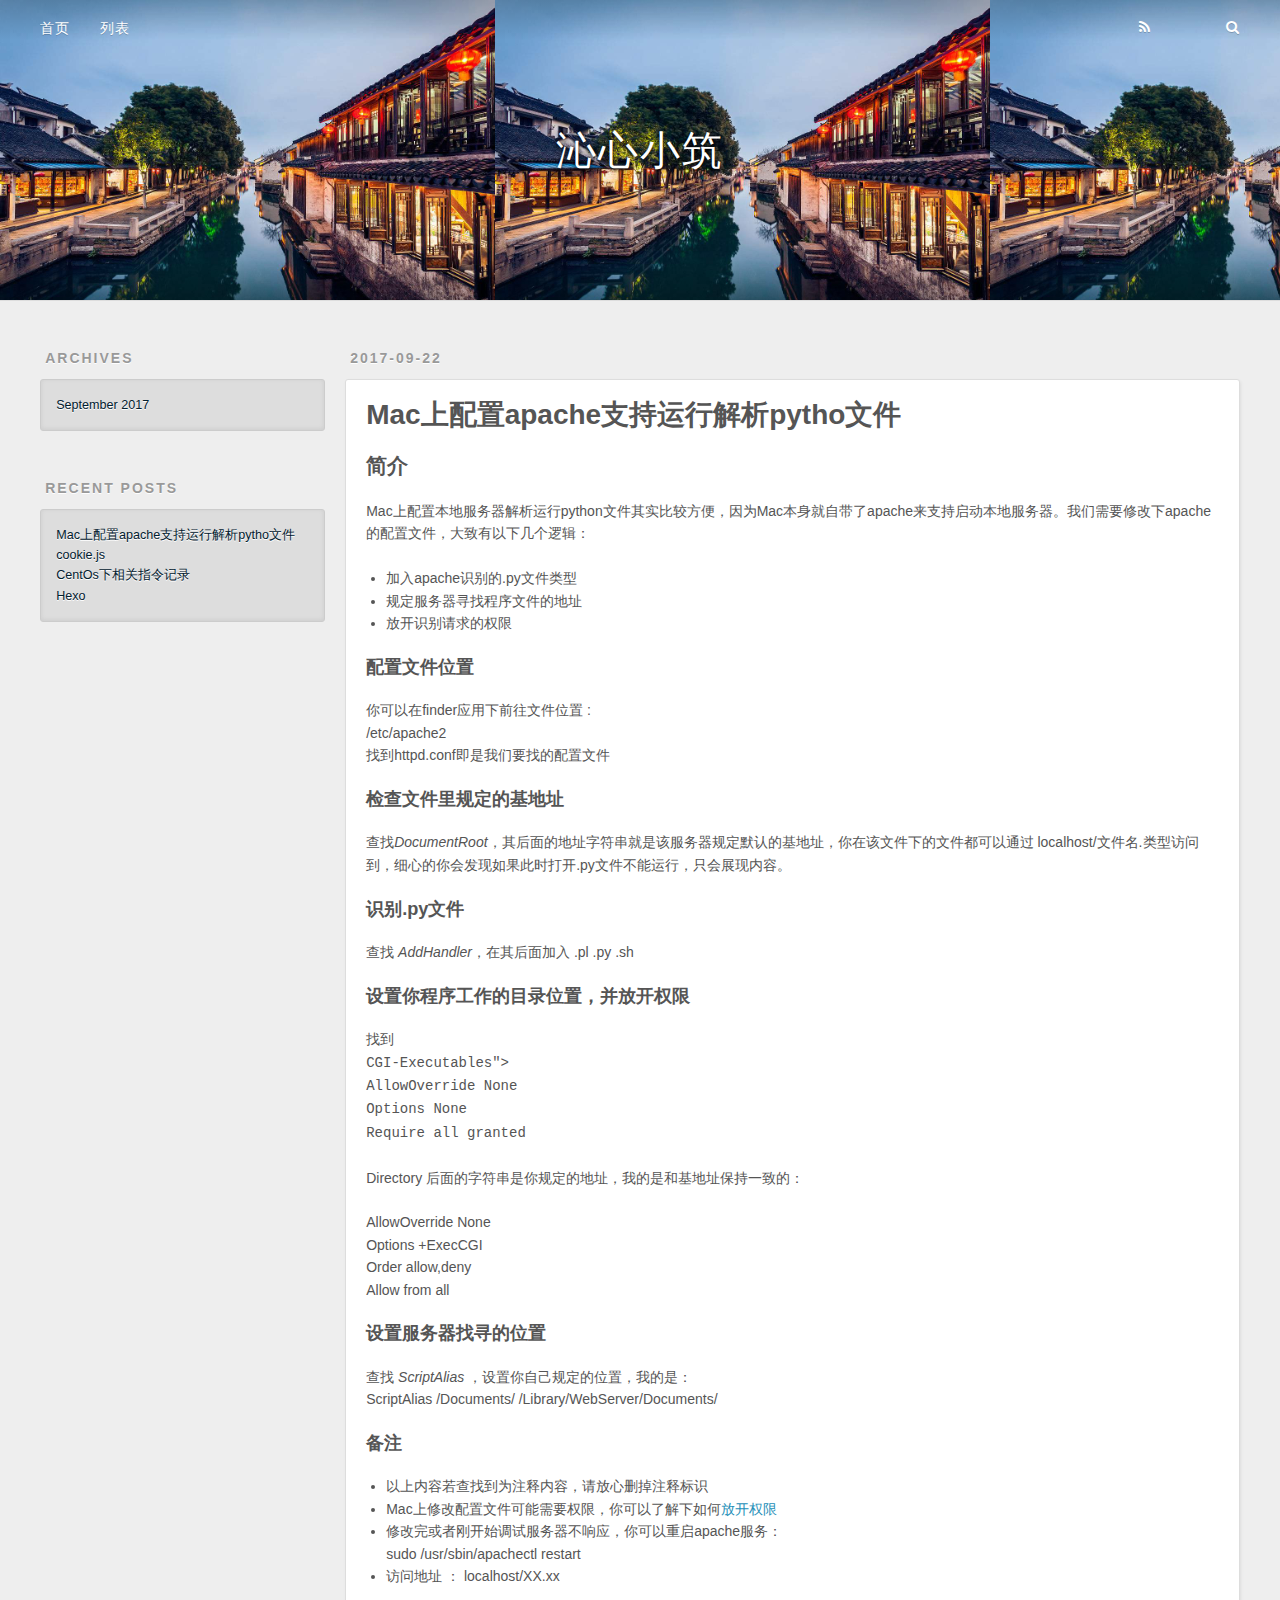
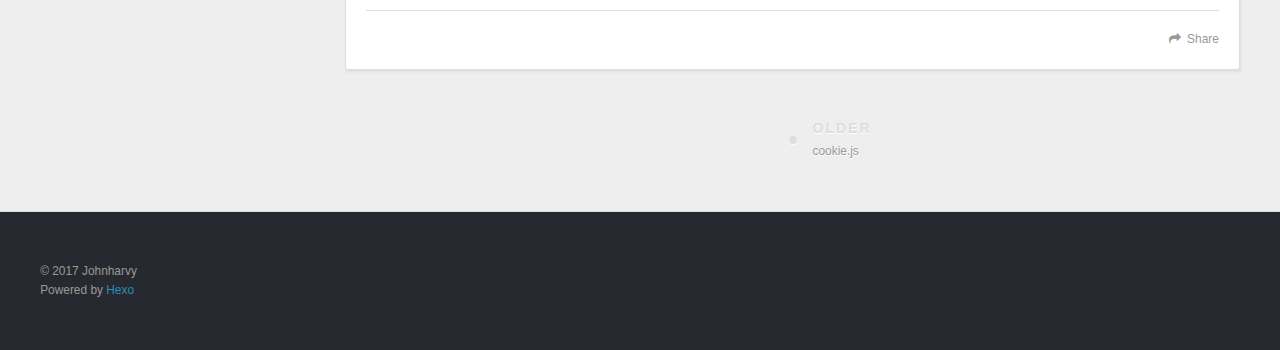
<file: 2017/09/22/Mac上配置apache支持运行解析pytho文件/index.html>
<!DOCTYPE html>
<html>
<head>
  <meta charset="utf-8">
  
  <title>Mac上配置apache支持运行解析pytho文件 | 沁心小筑</title>
  <meta name="viewport" content="width=device-width, initial-scale=1, maximum-scale=1">
  <meta name="description" content="简介Mac上配置本地服务器解析运行python文件其实比较方便，因为Mac本身就自带了apache来支持启动本地服务器。我们需要修改下apache的配置文件，大致有以下几个逻辑：  加入apache识别的.py文件类型 规定服务器寻找程序文件的地址 放开识别请求的权限  配置文件位置你可以在finder应用下前往文件位置 :    /etc/apache2找到httpd.conf即是我们要找的配置">
<meta property="og:type" content="article">
<meta property="og:title" content="Mac上配置apache支持运行解析pytho文件">
<meta property="og:url" content="https://github.com/Johnharvy/Johnharvy.github.io/2017/09/22/Mac上配置apache支持运行解析pytho文件/index.html">
<meta property="og:site_name" content="沁心小筑">
<meta property="og:description" content="简介Mac上配置本地服务器解析运行python文件其实比较方便，因为Mac本身就自带了apache来支持启动本地服务器。我们需要修改下apache的配置文件，大致有以下几个逻辑：  加入apache识别的.py文件类型 规定服务器寻找程序文件的地址 放开识别请求的权限  配置文件位置你可以在finder应用下前往文件位置 :    /etc/apache2找到httpd.conf即是我们要找的配置">
<meta property="og:updated_time" content="2017-09-22T02:13:19.000Z">
<meta name="twitter:card" content="summary">
<meta name="twitter:title" content="Mac上配置apache支持运行解析pytho文件">
<meta name="twitter:description" content="简介Mac上配置本地服务器解析运行python文件其实比较方便，因为Mac本身就自带了apache来支持启动本地服务器。我们需要修改下apache的配置文件，大致有以下几个逻辑：  加入apache识别的.py文件类型 规定服务器寻找程序文件的地址 放开识别请求的权限  配置文件位置你可以在finder应用下前往文件位置 :    /etc/apache2找到httpd.conf即是我们要找的配置">
  
  
    <link rel="icon" href="/favicon.png">
  
  
    <link href="//fonts.googleapis.com/css?family=Source+Code+Pro" rel="stylesheet" type="text/css">
  
  <link rel="stylesheet" href="/css/style.css">
  

</head>

<body>
  <div id="container">
    <div id="wrap">
      <!--头部内容模板-->
<header id="header">
  <div id="banner"></div>
  <div id="header-outer" class="outer">
    <div id="header-title" class="inner">
      <h1 id="logo-wrap">
        <a href="/" id="logo">沁心小筑</a>
      </h1>
      
    </div>
    <div id="header-inner" class="inner">
      <nav id="main-nav">
        <a id="main-nav-toggle" class="nav-icon"></a>
        
          <a class="main-nav-link" href="/">首页</a>
        
          <a class="main-nav-link" href="/archives">列表</a>
        
       
      </nav>
      <nav id="sub-nav">
        
          <a id="nav-rss-link" class="nav-icon" href="https://github.com/Johnharvy" title="github"></a>
        
        <a id="1" class="nav-icon" title="Search"></a>
        <a id="nav-search-btn" class="nav-icon" title="Search"></a>
      </nav>
      <div id="search-form-wrap">
        <form action="//google.com/search" method="get" accept-charset="UTF-8" class="search-form"><input type="search" name="q" class="search-form-input" placeholder="Search"><button type="submit" class="search-form-submit">&#xF002;</button><input type="hidden" name="sitesearch" value="https://github.com/Johnharvy/Johnharvy.github.io"></form>
      </div>
    </div>
  </div>
</header>
      <div class="outer">
        <section id="main"><article id="post-Mac上配置apache支持运行解析pytho文件" class="article article-type-post" itemscope itemprop="blogPost">
  <div class="article-meta">
    <a href="/2017/09/22/Mac上配置apache支持运行解析pytho文件/" class="article-date">
  <time datetime="2017-09-22T01:26:51.000Z" itemprop="datePublished">2017-09-22</time>
</a>
    
  </div>
  <div class="article-inner">
    
    
      <header class="article-header">
        
  
    <h1 class="article-title" itemprop="name">
      Mac上配置apache支持运行解析pytho文件
    </h1>
  

      </header>
    
    <div class="article-entry" itemprop="articleBody">
      
        <h2 id="简介"><a href="#简介" class="headerlink" title="简介"></a>简介</h2><p>Mac上配置本地服务器解析运行python文件其实比较方便，因为Mac本身就自带了apache来支持启动本地服务器。我们需要修改下apache的配置文件，大致有以下几个逻辑：</p>
<ul>
<li>加入apache识别的.py文件类型</li>
<li>规定服务器寻找程序文件的地址</li>
<li>放开识别请求的权限</li>
</ul>
<h3 id="配置文件位置"><a href="#配置文件位置" class="headerlink" title="配置文件位置"></a>配置文件位置</h3><p>你可以在finder应用下前往文件位置 :<br>    /etc/apache2<br>找到httpd.conf即是我们要找的配置文件</p>
<h3 id="检查文件里规定的基地址"><a href="#检查文件里规定的基地址" class="headerlink" title="检查文件里规定的基地址"></a>检查文件里规定的基地址</h3><p>查找<em>DocumentRoot</em>，其后面的地址字符串就是该服务器规定默认的基地址，你在该文件下的文件都可以通过 localhost/文件名.类型访问到，细心的你会发现如果此时打开.py文件不能运行，只会展现内容。</p>
<h3 id="识别-py文件"><a href="#识别-py文件" class="headerlink" title="识别.py文件"></a>识别.py文件</h3><p>查找 <em>AddHandler</em>，在其后面加入 .pl .py .sh</p>
<h3 id="设置你程序工作的目录位置，并放开权限"><a href="#设置你程序工作的目录位置，并放开权限" class="headerlink" title="设置你程序工作的目录位置，并放开权限"></a>设置你程序工作的目录位置，并放开权限</h3><p>找到<br>    <directory "="" library="" webserver="" <span="" style="font-family: Consolas, 'Courier New', Courier, mono, serif;">CGI-Executables<span style="font-family: Consolas, 'Courier New', Courier, mono, serif;">"></span><br>    AllowOverride None<br>    Options None<br>    Require all granted<br>    </directory><br>Directory 后面的字符串是你规定的地址，我的是和基地址保持一致的：<br>    <directory "="" library="" webserver="" documents"=""><br>    AllowOverride None<br>    Options +ExecCGI<br>    Order allow,deny<br>    Allow from all<br>    </directory>    </p>
<h3 id="设置服务器找寻的位置"><a href="#设置服务器找寻的位置" class="headerlink" title="设置服务器找寻的位置"></a>设置服务器找寻的位置</h3><p> 查找  <em>ScriptAlias</em> ，设置你自己规定的位置，我的是：<br>    ScriptAlias /Documents/ /Library/WebServer/Documents/</p>
<h3 id="备注"><a href="#备注" class="headerlink" title="备注"></a>备注</h3><ul>
<li>以上内容若查找到为注释内容，请放心删掉注释标识  </li>
<li>Mac上修改配置文件可能需要权限，你可以了解下如何<a href="https://zhidao.baidu.com/question/1239666157073787499.html" target="_blank" rel="external">放开权限</a></li>
<li>修改完或者刚开始调试服务器不响应，你可以重启apache服务：<br>sudo /usr/sbin/apachectl restart</li>
<li>访问地址 ： localhost/XX.xx </li>
</ul>

      
    </div>
    <footer class="article-footer">
      <a data-url="https://github.com/Johnharvy/Johnharvy.github.io/2017/09/22/Mac上配置apache支持运行解析pytho文件/" data-id="cj7v95n8s0001a47r95abrbb2" class="article-share-link">Share</a>
      
      
    </footer>
  </div>
  
    
<nav id="article-nav">
  
  
    <a href="/2017/09/07/cookie-js/" id="article-nav-older" class="article-nav-link-wrap">
      <strong class="article-nav-caption">Older</strong>
      <div class="article-nav-title">cookie.js</div>
    </a>
  
</nav>

  
</article>

</section>
        
          <aside id="sidebar">
  
    

  
    

  
    
  
    
  <div class="widget-wrap">
    <h3 class="widget-title">Archives</h3>
    <div class="widget">
      <ul class="archive-list"><li class="archive-list-item"><a class="archive-list-link" href="/archives/2017/09/">September 2017</a></li></ul>
    </div>
  </div>


  
    
  <div class="widget-wrap">
    <h3 class="widget-title">Recent Posts</h3>
    <div class="widget">
      <ul>
        
          <li>
            <a href="/2017/09/22/Mac上配置apache支持运行解析pytho文件/">Mac上配置apache支持运行解析pytho文件</a>
          </li>
        
          <li>
            <a href="/2017/09/07/cookie-js/">cookie.js</a>
          </li>
        
          <li>
            <a href="/2017/09/07/CentOs下相关命令记录/">CentOs下相关指令记录</a>
          </li>
        
          <li>
            <a href="/2017/09/07/Hexo/">Hexo</a>
          </li>
        
      </ul>
    </div>
  </div>

  
</aside>
        
      </div>
      <footer id="footer">
  
  <div class="outer">
    <div id="footer-info" class="inner">
      &copy; 2017 Johnharvy<br>
      Powered by <a href="http://hexo.io/" target="_blank">Hexo</a>
    </div>
  </div>
</footer>
    </div>
    <nav id="mobile-nav">
  
    <a href="/" class="mobile-nav-link">首页</a>
  
    <a href="/archives" class="mobile-nav-link">列表</a>
  
</nav>
    

<script src="//ajax.googleapis.com/ajax/libs/jquery/2.0.3/jquery.min.js"></script>


  <link rel="stylesheet" href="/fancybox/jquery.fancybox.css">
  <script src="/fancybox/jquery.fancybox.pack.js"></script>


<script src="/js/script.js"></script>

  </div>
</body>
</html>
</file>
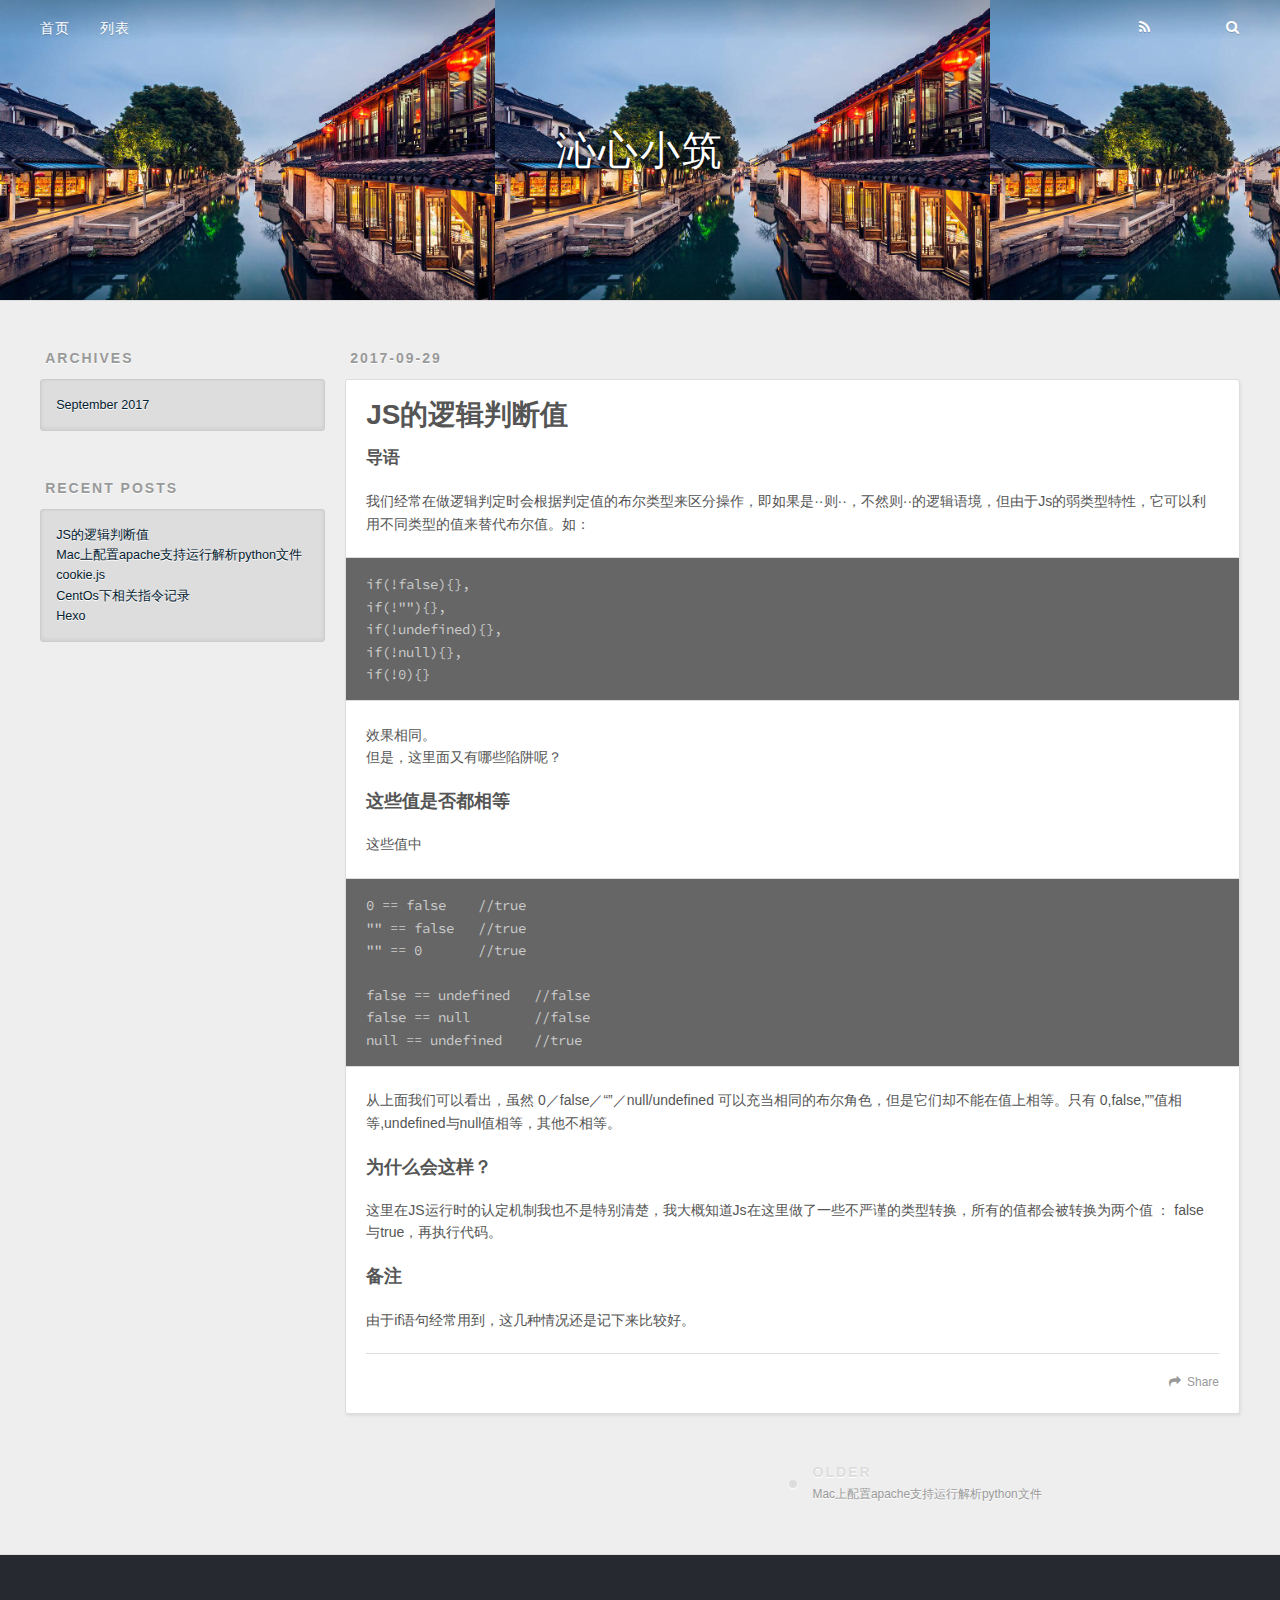
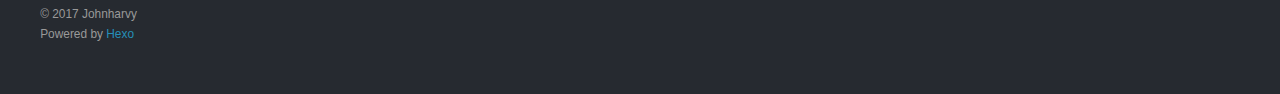
<file: 2017/09/29/JS的逻辑判断值/index.html>
<!DOCTYPE html>
<html>
<head>
  <meta charset="utf-8">
  
  <title>JS的逻辑判断值 | 沁心小筑</title>
  <meta name="viewport" content="width=device-width, initial-scale=1, maximum-scale=1">
  <meta name="description" content="导语我们经常在做逻辑判定时会根据判定值的布尔类型来区分操作，即如果是··则··，不然则··的逻辑语境，但由于Js的弱类型特性，它可以利用不同类型的值来替代布尔值。如： if(!false){},  if(!&amp;quot;&amp;quot;){}, if(!undefined){}, if(!null){}, if(!0){}  效果相同。但是，这里面又有哪些陷阱呢？ 这些值是否都相等这些值中 0 == f">
<meta property="og:type" content="article">
<meta property="og:title" content="JS的逻辑判断值">
<meta property="og:url" content="https://github.com/Johnharvy/Johnharvy.github.io/2017/09/29/JS的逻辑判断值/index.html">
<meta property="og:site_name" content="沁心小筑">
<meta property="og:description" content="导语我们经常在做逻辑判定时会根据判定值的布尔类型来区分操作，即如果是··则··，不然则··的逻辑语境，但由于Js的弱类型特性，它可以利用不同类型的值来替代布尔值。如： if(!false){},  if(!&amp;quot;&amp;quot;){}, if(!undefined){}, if(!null){}, if(!0){}  效果相同。但是，这里面又有哪些陷阱呢？ 这些值是否都相等这些值中 0 == f">
<meta property="og:updated_time" content="2017-09-29T12:39:26.000Z">
<meta name="twitter:card" content="summary">
<meta name="twitter:title" content="JS的逻辑判断值">
<meta name="twitter:description" content="导语我们经常在做逻辑判定时会根据判定值的布尔类型来区分操作，即如果是··则··，不然则··的逻辑语境，但由于Js的弱类型特性，它可以利用不同类型的值来替代布尔值。如： if(!false){},  if(!&amp;quot;&amp;quot;){}, if(!undefined){}, if(!null){}, if(!0){}  效果相同。但是，这里面又有哪些陷阱呢？ 这些值是否都相等这些值中 0 == f">
  
  
    <link rel="icon" href="/favicon.png">
  
  
    <link href="//fonts.googleapis.com/css?family=Source+Code+Pro" rel="stylesheet" type="text/css">
  
  <link rel="stylesheet" href="/css/style.css">
  

</head>

<body>
  <div id="container">
    <div id="wrap">
      <!--头部内容模板-->
<header id="header">
  <div id="banner"></div>
  <div id="header-outer" class="outer">
    <div id="header-title" class="inner">
      <h1 id="logo-wrap">
        <a href="/" id="logo">沁心小筑</a>
      </h1>
      
    </div>
    <div id="header-inner" class="inner">
      <nav id="main-nav">
        <a id="main-nav-toggle" class="nav-icon"></a>
        
          <a class="main-nav-link" href="/">首页</a>
        
          <a class="main-nav-link" href="/archives">列表</a>
        
       
      </nav>
      <nav id="sub-nav">
        
          <a id="nav-rss-link" class="nav-icon" href="https://github.com/Johnharvy" title="github"></a>
        
        <a id="1" class="nav-icon" title="Search"></a>
        <a id="nav-search-btn" class="nav-icon" title="Search"></a>
      </nav>
      <div id="search-form-wrap">
        <form action="//google.com/search" method="get" accept-charset="UTF-8" class="search-form"><input type="search" name="q" class="search-form-input" placeholder="Search"><button type="submit" class="search-form-submit">&#xF002;</button><input type="hidden" name="sitesearch" value="https://github.com/Johnharvy/Johnharvy.github.io"></form>
      </div>
    </div>
  </div>
</header>
      <div class="outer">
        <section id="main"><article id="post-JS的逻辑判断值" class="article article-type-post" itemscope itemprop="blogPost">
  <div class="article-meta">
    <a href="/2017/09/29/JS的逻辑判断值/" class="article-date">
  <time datetime="2017-09-29T11:35:50.000Z" itemprop="datePublished">2017-09-29</time>
</a>
    
  </div>
  <div class="article-inner">
    
    
      <header class="article-header">
        
  
    <h1 class="article-title" itemprop="name">
      JS的逻辑判断值
    </h1>
  

      </header>
    
    <div class="article-entry" itemprop="articleBody">
      
        <h4 id="导语"><a href="#导语" class="headerlink" title="导语"></a>导语</h4><p>我们经常在做逻辑判定时会根据判定值的布尔类型来区分操作，即如果是··则··，不然则··的逻辑语境，但由于Js的弱类型特性，它可以利用不同类型的值来替代布尔值。如：</p>
<pre><code>if(!false){}, 
if(!&quot;&quot;){},
if(!undefined){},
if(!null){},
if(!0){}
</code></pre><p> 效果相同。<br>但是，这里面又有哪些陷阱呢？</p>
<h3 id="这些值是否都相等"><a href="#这些值是否都相等" class="headerlink" title="这些值是否都相等"></a>这些值是否都相等</h3><p>这些值中</p>
<pre><code>0 == false    //true
&quot;&quot; == false   //true
&quot;&quot; == 0       //true

false == undefined   //false
false == null        //false
null == undefined    //true
</code></pre><p>从上面我们可以看出，虽然 0／false／“”／null/undefined 可以充当相同的布尔角色，但是它们却不能在值上相等。只有 0,false,””值相等,undefined与null值相等，其他不相等。</p>
<h3 id="为什么会这样？"><a href="#为什么会这样？" class="headerlink" title="为什么会这样？"></a>为什么会这样？</h3><p>这里在JS运行时的认定机制我也不是特别清楚，我大概知道Js在这里做了一些不严谨的类型转换，所有的值都会被转换为两个值 ： false 与true，再执行代码。</p>
<h3 id="备注"><a href="#备注" class="headerlink" title="备注"></a>备注</h3><p>由于if语句经常用到，这几种情况还是记下来比较好。</p>

      
    </div>
    <footer class="article-footer">
      <a data-url="https://github.com/Johnharvy/Johnharvy.github.io/2017/09/29/JS的逻辑判断值/" data-id="cj85vky2000008mfy3x590m25" class="article-share-link">Share</a>
      
      
    </footer>
  </div>
  
    
<nav id="article-nav">
  
  
    <a href="/2017/09/22/Mac上配置apache支持运行解析python文件/" id="article-nav-older" class="article-nav-link-wrap">
      <strong class="article-nav-caption">Older</strong>
      <div class="article-nav-title">Mac上配置apache支持运行解析python文件</div>
    </a>
  
</nav>

  
</article>

</section>
        
          <aside id="sidebar">
  
    

  
    

  
    
  
    
  <div class="widget-wrap">
    <h3 class="widget-title">Archives</h3>
    <div class="widget">
      <ul class="archive-list"><li class="archive-list-item"><a class="archive-list-link" href="/archives/2017/09/">September 2017</a></li></ul>
    </div>
  </div>


  
    
  <div class="widget-wrap">
    <h3 class="widget-title">Recent Posts</h3>
    <div class="widget">
      <ul>
        
          <li>
            <a href="/2017/09/29/JS的逻辑判断值/">JS的逻辑判断值</a>
          </li>
        
          <li>
            <a href="/2017/09/22/Mac上配置apache支持运行解析python文件/">Mac上配置apache支持运行解析python文件</a>
          </li>
        
          <li>
            <a href="/2017/09/07/cookie-js/">cookie.js</a>
          </li>
        
          <li>
            <a href="/2017/09/07/CentOs下相关命令记录/">CentOs下相关指令记录</a>
          </li>
        
          <li>
            <a href="/2017/09/07/Hexo/">Hexo</a>
          </li>
        
      </ul>
    </div>
  </div>

  
</aside>
        
      </div>
      <footer id="footer">
  
  <div class="outer">
    <div id="footer-info" class="inner">
      &copy; 2017 Johnharvy<br>
      Powered by <a href="http://hexo.io/" target="_blank">Hexo</a>
    </div>
  </div>
</footer>
    </div>
    <nav id="mobile-nav">
  
    <a href="/" class="mobile-nav-link">首页</a>
  
    <a href="/archives" class="mobile-nav-link">列表</a>
  
</nav>
    

<script src="//ajax.googleapis.com/ajax/libs/jquery/2.0.3/jquery.min.js"></script>


  <link rel="stylesheet" href="/fancybox/jquery.fancybox.css">
  <script src="/fancybox/jquery.fancybox.pack.js"></script>


<script src="/js/script.js"></script>

  </div>
</body>
</html>
</file>
<file: css/style.css>
body {
  width: 100%;
}
body:before,
body:after {
  content: "";
  display: table;
}
body:after {
  clear: both;
}
html,
body,
div,
span,
applet,
object,
iframe,
h1,
h2,
h3,
h4,
h5,
h6,
p,
blockquote,
pre,
a,
abbr,
acronym,
address,
big,
cite,
code,
del,
dfn,
em,
img,
ins,
kbd,
q,
s,
samp,
small,
strike,
strong,
sub,
sup,
tt,
var,
dl,
dt,
dd,
ol,
ul,
li,
fieldset,
form,
label,
legend,
table,
caption,
tbody,
tfoot,
thead,
tr,
th,
td {
  margin: 0;
  padding: 0;
  border: 0;
  outline: 0;
  font-weight: inherit;
  font-style: inherit;
  font-family: inherit;
  font-size: 100%;
  vertical-align: baseline;
}
body {
  line-height: 1;
  color: #000;
  background: #fff;
}
ol,
ul {
  list-style: none;
}
table {
  border-collapse: separate;
  border-spacing: 0;
  vertical-align: middle;
}
caption,
th,
td {
  text-align: left;
  font-weight: normal;
  vertical-align: middle;
}
a img {
  border: none;
}
input,
button {
  margin: 0;
  padding: 0;
}
input::-moz-focus-inner,
button::-moz-focus-inner {
  border: 0;
  padding: 0;
}
@font-face {
  font-family: FontAwesome;
  font-style: normal;
  font-weight: normal;
  src: url("fonts/fontawesome-webfont.eot?v=#4.0.3");
  src: url("fonts/fontawesome-webfont.eot?#iefix&v=#4.0.3") format("embedded-opentype"), url("fonts/fontawesome-webfont.woff?v=#4.0.3") format("woff"), url("fonts/fontawesome-webfont.ttf?v=#4.0.3") format("truetype"), url("fonts/fontawesome-webfont.svg#fontawesomeregular?v=#4.0.3") format("svg");
}
html,
body,
#container {
  height: 100%;
}
body {
  background: #eee;
  font: 14px "Helvetica Neue", Helvetica, Arial, sans-serif;
  -webkit-text-size-adjust: 100%;
}
.outer {
  max-width: 1220px;
  margin: 0 auto;
  padding: 0 20px;
}
.outer:before,
.outer:after {
  content: "";
  display: table;
}
.outer:after {
  clear: both;
}
.inner {
  display: inline;
  float: left;
  width: 98.33333333333333%;
  margin: 0 0.833333333333333%;
}
.left,
.alignleft {
  float: left;
}
.right,
.alignright {
  float: right;
}
.clear {
  clear: both;
}
#container {
  position: relative;
}
.mobile-nav-on {
  overflow: hidden;
}
#wrap {
  height: 100%;
  width: 100%;
  position: absolute;
  top: 0;
  left: 0;
  -webkit-transition: 0.2s ease-out;
  -moz-transition: 0.2s ease-out;
  -ms-transition: 0.2s ease-out;
  transition: 0.2s ease-out;
  z-index: 1;
  background: #eee;
}
.mobile-nav-on #wrap {
  left: 280px;
}
@media screen and (min-width: 768px) {
  #main {
    display: inline;
    float: left;
    width: 73.33333333333333%;
    margin: 0 0.833333333333333%;
  }
}
@media screen and (min-width: 768px) {
  #main {
    float: right;
  }
}
.article-date,
.article-category-link,
.archive-year,
.widget-title {
  text-decoration: none;
  text-transform: uppercase;
  letter-spacing: 2px;
  color: #999;
  margin-bottom: 1em;
  margin-left: 5px;
  line-height: 1em;
  text-shadow: 0 1px #fff;
  font-weight: bold;
}
.article-inner,
.archive-article-inner {
  background: #fff;
  -webkit-box-shadow: 1px 2px 3px #ddd;
  box-shadow: 1px 2px 3px #ddd;
  border: 1px solid #ddd;
  border-radius: 3px;
}
.article-entry h1,
.widget h1 {
  font-size: 2em;
}
.article-entry h2,
.widget h2 {
  font-size: 1.5em;
}
.article-entry h3,
.widget h3 {
  font-size: 1.3em;
}
.article-entry h4,
.widget h4 {
  font-size: 1.2em;
}
.article-entry h5,
.widget h5 {
  font-size: 1em;
}
.article-entry h6,
.widget h6 {
  font-size: 1em;
  color: #999;
}
.article-entry hr,
.widget hr {
  border: 1px dashed #ddd;
}
.article-entry strong,
.widget strong {
  font-weight: bold;
}
.article-entry em,
.widget em,
.article-entry cite,
.widget cite {
  font-style: italic;
}
.article-entry sup,
.widget sup,
.article-entry sub,
.widget sub {
  font-size: 0.75em;
  line-height: 0;
  position: relative;
  vertical-align: baseline;
}
.article-entry sup,
.widget sup {
  top: -0.5em;
}
.article-entry sub,
.widget sub {
  bottom: -0.2em;
}
.article-entry small,
.widget small {
  font-size: 0.85em;
}
.article-entry acronym,
.widget acronym,
.article-entry abbr,
.widget abbr {
  border-bottom: 1px dotted;
}
.article-entry ul,
.widget ul,
.article-entry ol,
.widget ol,
.article-entry dl,
.widget dl {
  margin: 0 20px;
  line-height: 1.6em;
}
.article-entry ul ul,
.widget ul ul,
.article-entry ol ul,
.widget ol ul,
.article-entry ul ol,
.widget ul ol,
.article-entry ol ol,
.widget ol ol {
  margin-top: 0;
  margin-bottom: 0;
}
.article-entry ul,
.widget ul {
  list-style: disc;
}
.article-entry ol,
.widget ol {
  list-style: decimal;
}
.article-entry dt,
.widget dt {
  font-weight: bold;
}
#header {
  height: 300px;
  position: relative;
  border-bottom: 1px solid #ddd;
}
#header:before,
#header:after {
  content: "";
  position: absolute;
  left: 0;
  right: 0;
  height: 40px;
}
#header:before {
  top: 0;
  background: -webkit-linear-gradient(rgba(0,0,0,0.2), transparent);
  background: -moz-linear-gradient(rgba(0,0,0,0.2), transparent);
  background: -ms-linear-gradient(rgba(0,0,0,0.2), transparent);
  background: linear-gradient(rgba(0,0,0,0.2), transparent);
}
#header:after {
  bottom: 0;
  background: -webkit-linear-gradient(transparent, rgba(0,0,0,0.2));
  background: -moz-linear-gradient(transparent, rgba(0,0,0,0.2));
  background: -ms-linear-gradient(transparent, rgba(0,0,0,0.2));
  background: linear-gradient(transparent, rgba(0,0,0,0.2));
}
#header-outer {
  height: 100%;
  position: relative;
}
#header-inner {
  position: relative;
  overflow: hidden;
}
#banner {
  position: absolute;
  top: 0;
  left: 0;
  width: 100%;
  height: 100%;
  background: url("./images/banner.jpg");
  -webkit-background-size: auto 110% !important;
  -moz-background-size: auto 110% !important;
  background-size: auto 110% !important;
  z-index: -1;
}
#header-title {
  text-align: center;
  height: 40px;
  position: absolute;
  top: 50%;
  left: 0;
  margin-top: -20px;
}
#logo,
#subtitle {
  text-decoration: none;
  color: #fff;
  font-weight: 400;
  text-shadow: 0 1px 4px #000;
}
#logo {
  font-size: 40px;
  line-height: 40px;
  letter-spacing: 2px;
}
#subtitle {
  font-size: 16px;
  line-height: 16px;
  letter-spacing: 1px;
}
#subtitle-wrap {
  margin-top: 16px;
}
#main-nav {
  float: left;
  margin-left: -15px;
}
.nav-icon,
.main-nav-link {
  float: left;
  color: #fff;
  opacity: 1;
  text-decoration: none;
  text-shadow: 0 1px rgba(0,0,0,0.2);
  -webkit-transition: opacity 0.2s;
  -moz-transition: opacity 0.2s;
  -ms-transition: opacity 0.2s;
  transition: opacity 0.2s;
  display: block;
  padding: 20px 15px;
}
.nav-icon:hover,
.main-nav-link:hover {
  color: #666;
}
.nav-icon {
  font-family: FontAwesome;
  text-align: center;
  font-size: 14px;
  width: 14px;
  height: 14px;
  padding: 20px 15px;
  position: relative;
  cursor: pointer;
}
.main-nav-link {
  text-decoration: none;
  font-weight: bloder !important;
  letter-spacing: 1px;
}
@media screen and (max-width: 479px) {
  .main-nav-link {
    display: none;
  }
}
#main-nav-toggle {
  display: none;
}
#main-nav-toggle:before {
  content: "\f0c9";
}
@media screen and (max-width: 479px) {
  #main-nav-toggle {
    display: block;
  }
}
#sub-nav {
  float: right;
  margin-right: -15px;
}
#nav-rss-link:before {
  content: "\f09e";
}
#nav-search-btn:before {
  content: "\f002";
}
#search-form-wrap {
  position: absolute;
  top: 15px;
  width: 150px;
  height: 30px;
  right: -150px;
  opacity: 0;
  -webkit-transition: 0.2s ease-out;
  -moz-transition: 0.2s ease-out;
  -ms-transition: 0.2s ease-out;
  transition: 0.2s ease-out;
}
#search-form-wrap.on {
  opacity: 1;
  right: 0;
}
@media screen and (max-width: 479px) {
  #search-form-wrap {
    width: 100%;
    right: -100%;
  }
}
.search-form {
  position: absolute;
  top: 0;
  left: 0;
  right: 0;
  background: #fff;
  padding: 5px 15px;
  border-radius: 15px;
  -webkit-box-shadow: 0 0 10px rgba(0,0,0,0.3);
  box-shadow: 0 0 10px rgba(0,0,0,0.3);
}
.search-form-input {
  border: none;
  background: none;
  color: #555;
  width: 100%;
  font: 13px "Helvetica Neue", Helvetica, Arial, sans-serif;
  outline: none;
}
.search-form-input::-webkit-search-results-decoration,
.search-form-input::-webkit-search-cancel-button {
  -webkit-appearance: none;
}
.search-form-submit {
  position: absolute;
  top: 50%;
  right: 10px;
  margin-top: -7px;
  font: 13px FontAwesome;
  border: none;
  background: none;
  color: #bbb;
  cursor: pointer;
}
.search-form-submit:hover,
.search-form-submit:focus {
  color: #777;
}
.article {
  margin: 50px 0;
}
.article-inner {
  overflow: hidden;
}
.article-meta:before,
.article-meta:after {
  content: "";
  display: table;
}
.article-meta:after {
  clear: both;
}
.article-date {
  float: left;
}
.article-category {
  float: left;
  line-height: 1em;
  color: #ccc;
  text-shadow: 0 1px #fff;
  margin-left: 8px;
}
.article-category:before {
  content: "\2022";
}
.article-category-link {
  margin: 0 12px 1em;
}
.article-header {
  padding: 20px 20px 0;
}
.article-title {
  text-decoration: none;
  font-size: 2em;
  font-weight: bold;
  color: #555;
  line-height: 1.1em;
  -webkit-transition: color 0.2s;
  -moz-transition: color 0.2s;
  -ms-transition: color 0.2s;
  transition: color 0.2s;
}
a.article-title:hover {
  color: #258fb8;
}
.article-entry {
  color: #555;
  padding: 0 20px;
}
.article-entry:before,
.article-entry:after {
  content: "";
  display: table;
}
.article-entry:after {
  clear: both;
}
.article-entry p,
.article-entry table {
  line-height: 1.6em;
  margin: 1.6em 0;
}
.article-entry h1,
.article-entry h2,
.article-entry h3,
.article-entry h4,
.article-entry h5,
.article-entry h6 {
  font-weight: bold;
}
.article-entry h1,
.article-entry h2,
.article-entry h3,
.article-entry h4,
.article-entry h5,
.article-entry h6 {
  line-height: 1.1em;
  margin: 1.1em 0;
}
.article-entry a {
  color: #258fb8;
  text-decoration: none;
}
.article-entry a:hover {
  text-decoration: underline;
}
.article-entry ul,
.article-entry ol,
.article-entry dl {
  margin-top: 1.6em;
  margin-bottom: 1.6em;
}
.article-entry img,
.article-entry video {
  max-width: 100%;
  height: auto;
  display: block;
  margin: auto;
}
.article-entry iframe {
  border: none;
}
.article-entry table {
  width: 100%;
  border-collapse: collapse;
  border-spacing: 0;
}
.article-entry th {
  font-weight: bold;
  border-bottom: 3px solid #ddd;
  padding-bottom: 0.5em;
}
.article-entry td {
  border-bottom: 1px solid #ddd;
  padding: 10px 0;
}
.article-entry blockquote {
  font-family: Georgia, "Times New Roman", serif;
  font-size: 1.4em;
  margin: 1.6em 20px;
  text-align: center;
}
.article-entry blockquote footer {
  font-size: 14px;
  margin: 1.6em 0;
  font-family: "Helvetica Neue", Helvetica, Arial, sans-serif;
}
.article-entry blockquote footer cite:before {
  content: "—";
  padding: 0 0.5em;
}
.article-entry .pullquote {
  text-align: left;
  width: 45%;
  margin: 0;
}
.article-entry .pullquote.left {
  margin-left: 0.5em;
  margin-right: 1em;
}
.article-entry .pullquote.right {
  margin-right: 0.5em;
  margin-left: 1em;
}
.article-entry .caption {
  color: #999;
  display: block;
  font-size: 0.9em;
  margin-top: 0.5em;
  position: relative;
  text-align: center;
}
.article-entry .video-container {
  position: relative;
  padding-top: 56.25%;
  height: 0;
  overflow: hidden;
}
.article-entry .video-container iframe,
.article-entry .video-container object,
.article-entry .video-container embed {
  position: absolute;
  top: 0;
  left: 0;
  width: 100%;
  height: 100%;
  margin-top: 0;
}
.article-more-link a {
  display: inline-block;
  line-height: 1em;
  padding: 6px 15px;
  border-radius: 15px;
  background: #eee;
  color: #999;
  text-shadow: 0 1px #fff;
  text-decoration: none;
}
.article-more-link a:hover {
  background: #258fb8;
  color: #fff;
  text-decoration: none;
  text-shadow: 0 1px #1e7293;
}
.article-footer {
  font-size: 0.85em;
  line-height: 1.6em;
  border-top: 1px solid #ddd;
  padding-top: 1.6em;
  margin: 0 20px 20px;
}
.article-footer:before,
.article-footer:after {
  content: "";
  display: table;
}
.article-footer:after {
  clear: both;
}
.article-footer a {
  color: #999;
  text-decoration: none;
}
.article-footer a:hover {
  color: #555;
}
.article-tag-list-item {
  float: left;
  margin-right: 10px;
}
.article-tag-list-link:before {
  content: "#";
}
.article-comment-link {
  float: right;
}
.article-comment-link:before {
  content: "\f075";
  font-family: FontAwesome;
  padding-right: 8px;
}
.article-share-link {
  cursor: pointer;
  float: right;
  margin-left: 20px;
}
.article-share-link:before {
  content: "\f064";
  font-family: FontAwesome;
  padding-right: 6px;
}
#article-nav {
  position: relative;
}
#article-nav:before,
#article-nav:after {
  content: "";
  display: table;
}
#article-nav:after {
  clear: both;
}
@media screen and (min-width: 768px) {
  #article-nav {
    margin: 50px 0;
  }
  #article-nav:before {
    width: 8px;
    height: 8px;
    position: absolute;
    top: 50%;
    left: 50%;
    margin-top: -4px;
    margin-left: -4px;
    content: "";
    border-radius: 50%;
    background: #ddd;
    -webkit-box-shadow: 0 1px 2px #fff;
    box-shadow: 0 1px 2px #fff;
  }
}
.article-nav-link-wrap {
  text-decoration: none;
  text-shadow: 0 1px #fff;
  color: #999;
  -webkit-box-sizing: border-box;
  -moz-box-sizing: border-box;
  box-sizing: border-box;
  margin-top: 50px;
  text-align: center;
  display: block;
}
.article-nav-link-wrap:hover {
  color: #555;
}
@media screen and (min-width: 768px) {
  .article-nav-link-wrap {
    width: 50%;
    margin-top: 0;
  }
}
@media screen and (min-width: 768px) {
  #article-nav-newer {
    float: left;
    text-align: right;
    padding-right: 20px;
  }
}
@media screen and (min-width: 768px) {
  #article-nav-older {
    float: right;
    text-align: left;
    padding-left: 20px;
  }
}
.article-nav-caption {
  text-transform: uppercase;
  letter-spacing: 2px;
  color: #ddd;
  line-height: 1em;
  font-weight: bold;
}
#article-nav-newer .article-nav-caption {
  margin-right: -2px;
}
.article-nav-title {
  font-size: 0.85em;
  line-height: 1.6em;
  margin-top: 0.5em;
}
.article-share-box {
  position: absolute;
  display: none;
  background: #fff;
  -webkit-box-shadow: 1px 2px 10px rgba(0,0,0,0.2);
  box-shadow: 1px 2px 10px rgba(0,0,0,0.2);
  border-radius: 3px;
  margin-left: -145px;
  overflow: hidden;
  z-index: 1;
}
.article-share-box.on {
  display: block;
}
.article-share-input {
  width: 100%;
  background: none;
  -webkit-box-sizing: border-box;
  -moz-box-sizing: border-box;
  box-sizing: border-box;
  font: 14px "Helvetica Neue", Helvetica, Arial, sans-serif;
  padding: 0 15px;
  color: #555;
  outline: none;
  border: 1px solid #ddd;
  border-radius: 3px 3px 0 0;
  height: 36px;
  line-height: 36px;
}
.article-share-links {
  background: #eee;
}
.article-share-links:before,
.article-share-links:after {
  content: "";
  display: table;
}
.article-share-links:after {
  clear: both;
}
.article-share-twitter,
.article-share-facebook,
.article-share-pinterest,
.article-share-google {
  width: 50px;
  height: 36px;
  display: block;
  float: left;
  position: relative;
  color: #999;
  text-shadow: 0 1px #fff;
}
.article-share-twitter:before,
.article-share-facebook:before,
.article-share-pinterest:before,
.article-share-google:before {
  font-size: 20px;
  font-family: FontAwesome;
  width: 20px;
  height: 20px;
  position: absolute;
  top: 50%;
  left: 50%;
  margin-top: -10px;
  margin-left: -10px;
  text-align: center;
}
.article-share-twitter:hover,
.article-share-facebook:hover,
.article-share-pinterest:hover,
.article-share-google:hover {
  color: #fff;
}
.article-share-twitter:before {
  content: "\f099";
}
.article-share-twitter:hover {
  background: #00aced;
  text-shadow: 0 1px #008abe;
}
.article-share-facebook:before {
  content: "\f09a";
}
.article-share-facebook:hover {
  background: #3b5998;
  text-shadow: 0 1px #2f477a;
}
.article-share-pinterest:before {
  content: "\f0d2";
}
.article-share-pinterest:hover {
  background: #cb2027;
  text-shadow: 0 1px #a21a1f;
}
.article-share-google:before {
  content: "\f0d5";
}
.article-share-google:hover {
  background: #dd4b39;
  text-shadow: 0 1px #be3221;
}
.article-gallery {
  background: #000;
  position: relative;
}
.article-gallery-photos {
  position: relative;
  overflow: hidden;
}
.article-gallery-img {
  display: none;
  max-width: 100%;
}
.article-gallery-img:first-child {
  display: block;
}
.article-gallery-img.loaded {
  position: absolute;
  display: block;
}
.article-gallery-img img {
  display: block;
  max-width: 100%;
  margin: 0 auto;
}
#comments {
  background: #fff;
  -webkit-box-shadow: 1px 2px 3px #ddd;
  box-shadow: 1px 2px 3px #ddd;
  padding: 20px;
  border: 1px solid #ddd;
  border-radius: 3px;
  margin: 50px 0;
}
#comments a {
  color: #258fb8;
}
.archives-wrap {
  margin: 50px 0;
}
.archives:before,
.archives:after {
  content: "";
  display: table;
}
.archives:after {
  clear: both;
}
.archive-year-wrap {
  margin-bottom: 1em;
}
.archives {
  -webkit-column-gap: 10px;
  -moz-column-gap: 10px;
  column-gap: 10px;
}
@media screen and (min-width: 480px) and (max-width: 767px) {
  .archives {
    -webkit-column-count: 2;
    -moz-column-count: 2;
    column-count: 2;
  }
}
@media screen and (min-width: 768px) {
  .archives {
    -webkit-column-count: 3;
    -moz-column-count: 3;
    column-count: 3;
  }
}
.archive-article {
  -webkit-column-break-inside: avoid;
  page-break-inside: avoid;
  overflow: hidden;
  break-inside: avoid-column;
}
.archive-article-inner {
  padding: 10px;
  margin-bottom: 15px;
}
.archive-article-title {
  text-decoration: none;
  font-weight: bold;
  color: #555;
  -webkit-transition: color 0.2s;
  -moz-transition: color 0.2s;
  -ms-transition: color 0.2s;
  transition: color 0.2s;
  line-height: 1.6em;
}
.archive-article-title:hover {
  color: #258fb8;
}
.archive-article-footer {
  margin-top: 1em;
}
.archive-article-date {
  color: #999;
  text-decoration: none;
  font-size: 0.85em;
  line-height: 1em;
  margin-bottom: 0.5em;
  display: block;
}
#page-nav {
  margin: 50px auto;
  background: #fff;
  -webkit-box-shadow: 1px 2px 3px #ddd;
  box-shadow: 1px 2px 3px #ddd;
  border: 1px solid #ddd;
  border-radius: 3px;
  text-align: center;
  color: #999;
  overflow: hidden;
}
#page-nav:before,
#page-nav:after {
  content: "";
  display: table;
}
#page-nav:after {
  clear: both;
}
#page-nav a,
#page-nav span {
  padding: 10px 20px;
  line-height: 1;
  height: 2ex;
}
#page-nav a {
  color: #999;
  text-decoration: none;
}
#page-nav a:hover {
  background: #999;
  color: #fff;
}
#page-nav .prev {
  float: left;
}
#page-nav .next {
  float: right;
}
#page-nav .page-number {
  display: inline-block;
}
@media screen and (max-width: 479px) {
  #page-nav .page-number {
    display: none;
  }
}
#page-nav .current {
  color: #555;
  font-weight: bold;
}
#page-nav .space {
  color: #ddd;
}
#footer {
  background: #262a30;
  padding: 50px 0;
  border-top: 1px solid #ddd;
  color: #999;
}
#footer a {
  color: #258fb8;
  text-decoration: none;
}
#footer a:hover {
  text-decoration: underline;
}
#footer-info {
  line-height: 1.6em;
  font-size: 0.85em;
}
.article-entry pre,
.article-entry .highlight {
  background: #666;
  margin: 0 -20px;
  padding: 15px 20px;
  border-style: solid;
  border-color: #ddd;
  border-width: 1px 0;
  overflow: auto;
  color: #ccc;
  line-height: 22.400000000000002px;
}
.article-entry .highlight .gutter pre,
.article-entry .gist .gist-file .gist-data .line-numbers {
  color: #666;
  font-size: 0.85em;
}
.article-entry pre,
.article-entry code {
  font-family: "Source Code Pro", Consolas, Monaco, Menlo, Consolas, monospace;
}
.article-entry code {
  background: #eee;
  padding: 0 0.3em;
}
.article-entry pre code {
  background: none;
  text-shadow: none;
  padding: 0;
}
.article-entry .highlight pre {
  border: none;
  margin: 0;
  padding: 0;
}
.article-entry .highlight table {
  margin: 0;
  width: auto;
}
.article-entry .highlight td {
  border: none;
  padding: 0;
}
.article-entry .highlight figcaption {
  font-size: 0.85em;
  color: #999;
  line-height: 1em;
  margin-bottom: 1em;
}
.article-entry .highlight figcaption:before,
.article-entry .highlight figcaption:after {
  content: "";
  display: table;
}
.article-entry .highlight figcaption:after {
  clear: both;
}
.article-entry .highlight figcaption a {
  float: right;
}
.article-entry .highlight .gutter pre {
  text-align: right;
  padding-right: 20px;
}
.article-entry .highlight .line {
  height: 22.400000000000002px;
  color: #fff;
}
.article-entry .highlight .line.marked {
  background: #515151;
}
.article-entry .gist {
  margin: 0 -20px;
  border-style: solid;
  border-color: #ddd;
  border-width: 1px 0;
  background: rgba(0,0,0,0.41);
  padding: 15px 20px 15px 0;
}
.article-entry .gist .gist-file {
  border: none;
  font-family: "Source Code Pro", Consolas, Monaco, Menlo, Consolas, monospace;
  margin: 0;
}
.article-entry .gist .gist-file .gist-data {
  background: none;
  border: none;
}
.article-entry .gist .gist-file .gist-data .line-numbers {
  background: none;
  border: none;
  padding: 0 20px 0 0;
}
.article-entry .gist .gist-file .gist-data .line-data {
  padding: 0 !important;
}
.article-entry .gist .gist-file .highlight {
  margin: 0;
  padding: 0;
  border: none;
}
.article-entry .gist .gist-file .gist-meta {
  background: rgba(0,0,0,0.41);
  color: #999;
  font: 0.85em "Helvetica Neue", Helvetica, Arial, sans-serif;
  text-shadow: 0 0;
  padding: 0;
  margin-top: 1em;
  margin-left: 20px;
}
.article-entry .gist .gist-file .gist-meta a {
  color: #258fb8;
  font-weight: normal;
}
.article-entry .gist .gist-file .gist-meta a:hover {
  text-decoration: underline;
}
pre .comment,
pre .title {
  color: #999;
  color: #fff;
}
pre .variable,
pre .attribute,
pre .tag,
pre .regexp,
pre .ruby .constant,
pre .xml .tag .title,
pre .xml .pi,
pre .xml .doctype,
pre .html .doctype,
pre .css .id,
pre .css .class,
pre .css .pseudo {
  color: #f2777a;
}
pre .number,
pre .preprocessor,
pre .built_in,
pre .literal,
pre .params,
pre .constant {
  color: #f99157;
}
pre .class,
pre .ruby .class .title,
pre .css .rules .attribute {
  color: #9c9;
}
pre .string,
pre .value,
pre .inheritance,
pre .header,
pre .ruby .symbol,
pre .xml .cdata {
  color: #9c9;
}
pre .css .hexcolor {
  color: #6cc;
}
pre .function,
pre .python .decorator,
pre .python .title,
pre .ruby .function .title,
pre .ruby .title .keyword,
pre .perl .sub,
pre .javascript .title,
pre .coffeescript .title {
  color: #69c;
}
pre .keyword,
pre .javascript .function {
  color: #c9c;
}
@media screen and (max-width: 479px) {
  #mobile-nav {
    position: absolute;
    top: 0;
    left: 0;
    width: 280px;
    height: 100%;
    background: #191919;
    border-right: 1px solid #fff;
  }
}
@media screen and (max-width: 479px) {
  .mobile-nav-link {
    display: block;
    color: #999;
    text-decoration: none;
    padding: 15px 20px;
    font-weight: bold;
  }
  .mobile-nav-link:hover {
    color: #fff;
  }
}
@media screen and (min-width: 768px) {
  #sidebar {
    display: inline;
    float: left;
    width: 23.333333333333332%;
    margin: 0 0.833333333333333%;
  }
}
.widget-wrap {
  margin: 50px 0;
}
.widget {
  color: #777;
  text-shadow: 0 1px #fff;
  background: #ddd;
  -webkit-box-shadow: 0 -1px 4px #ccc inset;
  box-shadow: 0 -1px 4px #ccc inset;
  border: 1px solid #ccc;
  padding: 15px;
  border-radius: 3px;
}
.widget a {
  color: #258fb8;
  color: #02202f;
  text-decoration: none;
}
.widget a:hover {
  text-decoration: underline;
}
.widget ul ul,
.widget ol ul,
.widget dl ul,
.widget ul ol,
.widget ol ol,
.widget dl ol,
.widget ul dl,
.widget ol dl,
.widget dl dl {
  margin-left: 15px;
  list-style: disc;
}
.widget {
  line-height: 1.6em;
  word-wrap: break-word;
  font-size: 0.9em;
}
.widget ul,
.widget ol {
  list-style: none;
  margin: 0;
}
.widget ul ul,
.widget ol ul,
.widget ul ol,
.widget ol ol {
  margin: 0 20px;
}
.widget ul ul,
.widget ol ul {
  list-style: disc;
}
.widget ul ol,
.widget ol ol {
  list-style: decimal;
}
.category-list-count,
.tag-list-count,
.archive-list-count {
  padding-left: 5px;
  color: #999;
  font-size: 0.85em;
}
.category-list-count:before,
.tag-list-count:before,
.archive-list-count:before {
  content: "(";
}
.category-list-count:after,
.tag-list-count:after,
.archive-list-count:after {
  content: ")";
}
.tagcloud a {
  margin-right: 5px;
  display: inline-block;
}
</file>
